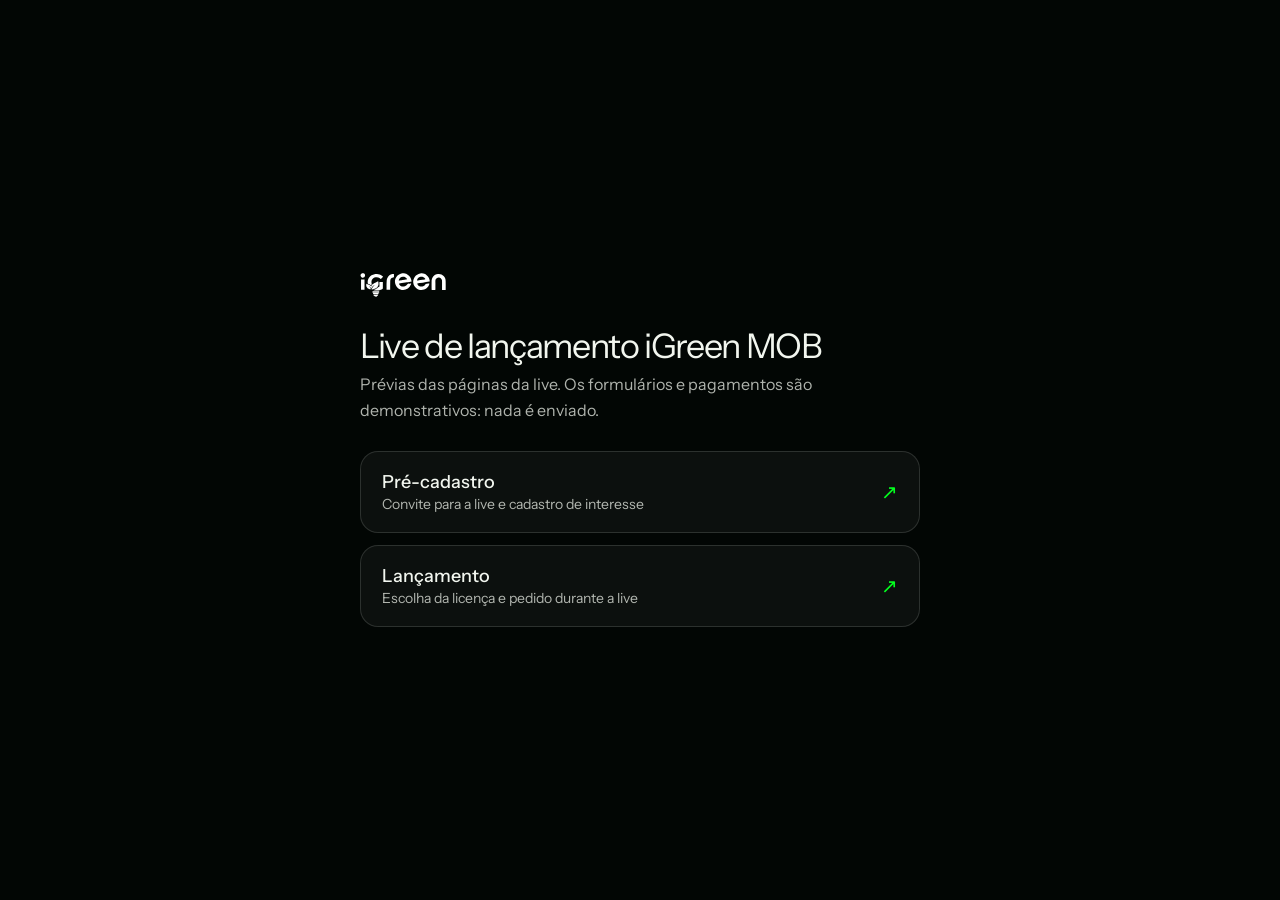
<file: index.html>
<!doctype html>
<html lang="pt-BR">
<head>
  <meta charset="utf-8">
  <meta name="viewport" content="width=device-width, initial-scale=1">
  <title>iGreen MOB · Live de lançamento</title>
  <meta name="robots" content="noindex">
  <link rel="icon" href="data:image/svg+xml,%3Csvg xmlns='http://www.w3.org/2000/svg' viewBox='0 0 32 32'%3E%3Crect width='32' height='32' rx='8' fill='%23020604'/%3E%3Cpath d='M18 3 7 18h8l-2 11 12-17h-9z' fill='%2303ff1f'/%3E%3C/svg%3E">
  <link rel="stylesheet" href="css/fonts.css">
  <style>
    :root { color-scheme: dark; --neon: #03ff1f; --ink: #f2f6ef; --ink-2: rgba(242, 246, 239, 0.72); --line: rgba(242, 246, 239, 0.14); }
    * { box-sizing: border-box; }
    body { margin: 0; min-height: 100svh; display: grid; place-items: center; padding: 32px 20px; background: #020604; color: var(--ink); font-family: "Instrument Sans", Arial, sans-serif; }
    main { width: min(560px, 100%); }
    img { height: 24px; width: auto; }
    h1 { margin: 28px 0 8px; font-size: 34px; font-weight: 400; letter-spacing: -0.04em; line-height: 1.05; }
    p { margin: 0 0 28px; color: var(--ink-2); line-height: 1.6; }
    a.card { display: flex; align-items: center; justify-content: space-between; gap: 16px; margin-top: 12px; padding: 20px 22px; border-radius: 18px; color: inherit; text-decoration: none; background: rgba(242, 246, 239, 0.04); box-shadow: inset 0 0 0 1px var(--line); transition: box-shadow 0.3s; }
    a.card:hover { box-shadow: inset 0 0 0 1px rgba(3, 255, 31, 0.6); }
    a.card b { display: block; font-size: 18px; font-weight: 500; }
    a.card small { color: var(--ink-2); font-size: 14px; }
    a.card span:last-child { color: var(--neon); font-size: 20px; }
  </style>
</head>
<body>
  <main>
    <img src="img/logo-igreen.svg" alt="iGreen" width="101" height="28">
    <h1>Live de lançamento iGreen MOB</h1>
    <p>Prévias das páginas da live. Os formulários e pagamentos são demonstrativos: nada é enviado.</p>
    <a class="card" href="pre-cadastro.html"><span><b>Pré-cadastro</b><small>Convite para a live e cadastro de interesse</small></span><span>↗</span></a>
    <a class="card" href="lancamento.html"><span><b>Lançamento</b><small>Escolha da licença e pedido durante a live</small></span><span>↗</span></a>
  </main>
</body>
</html>
</file>
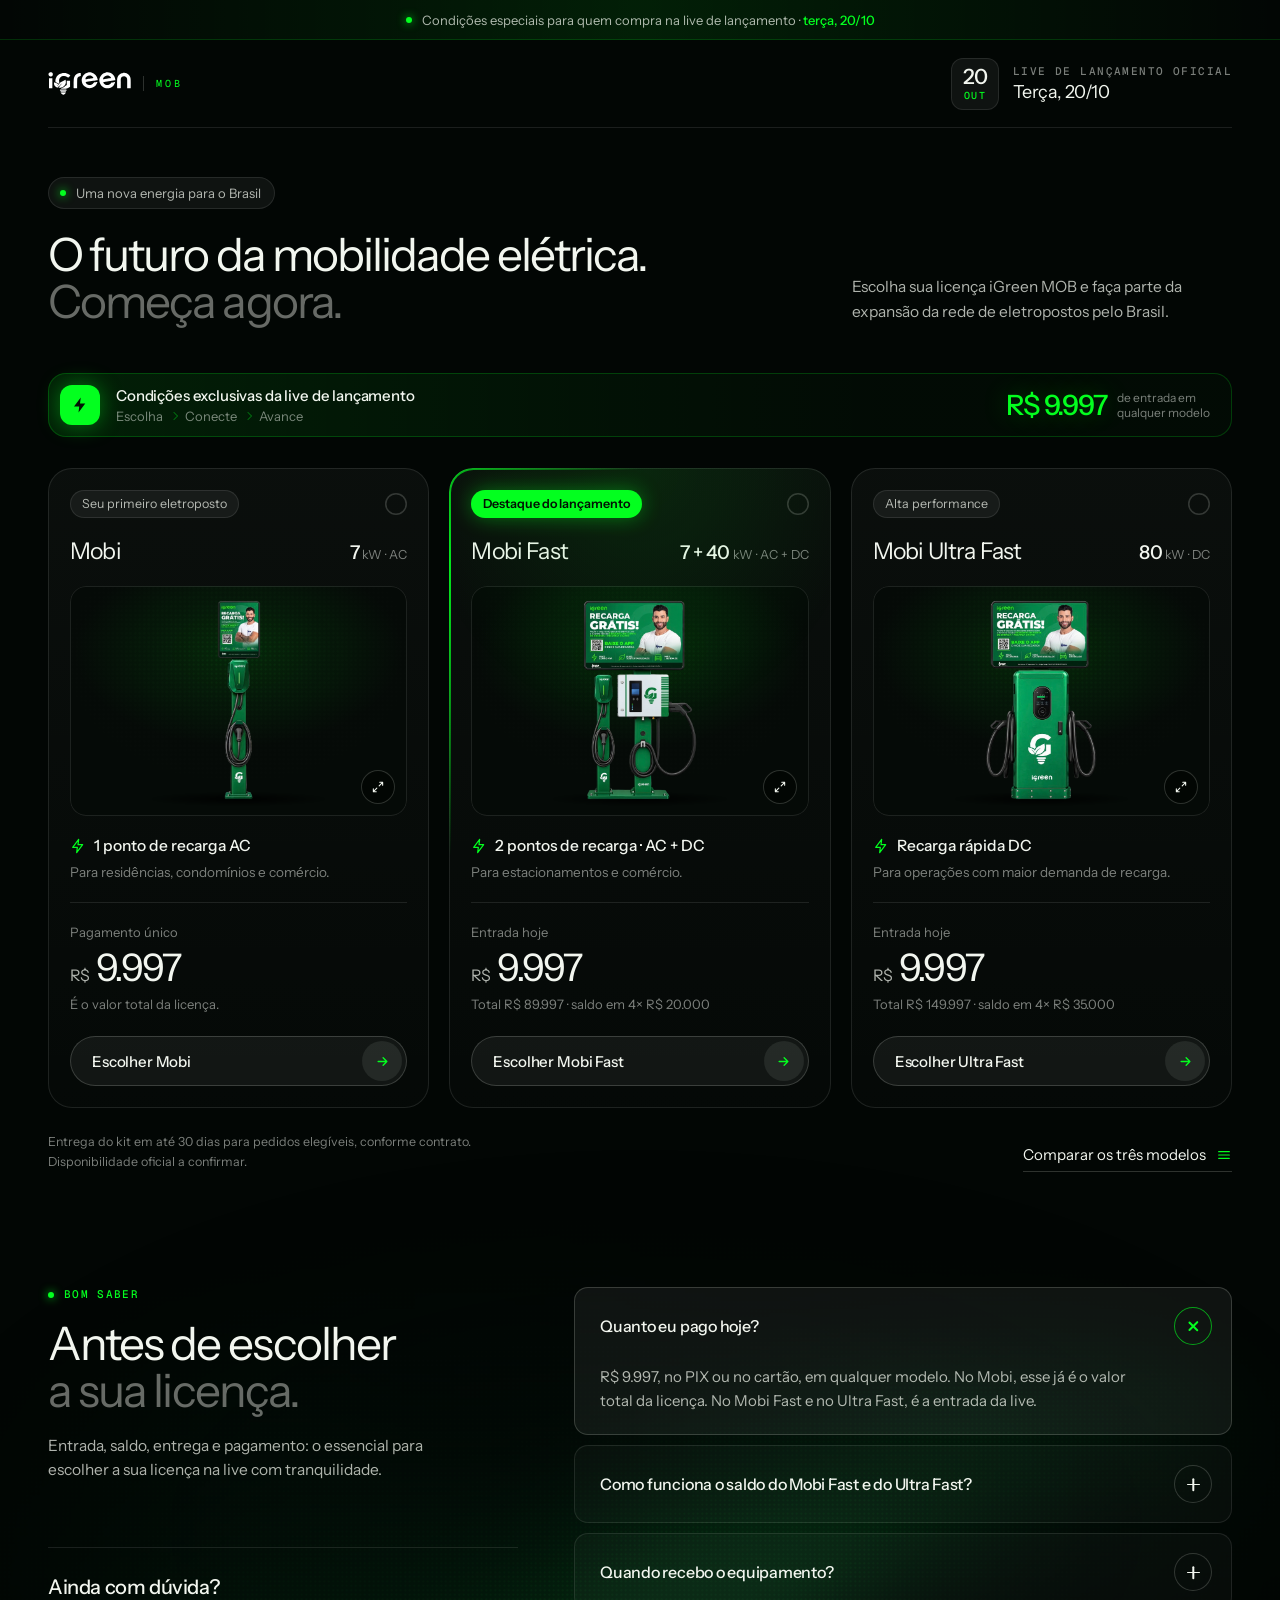
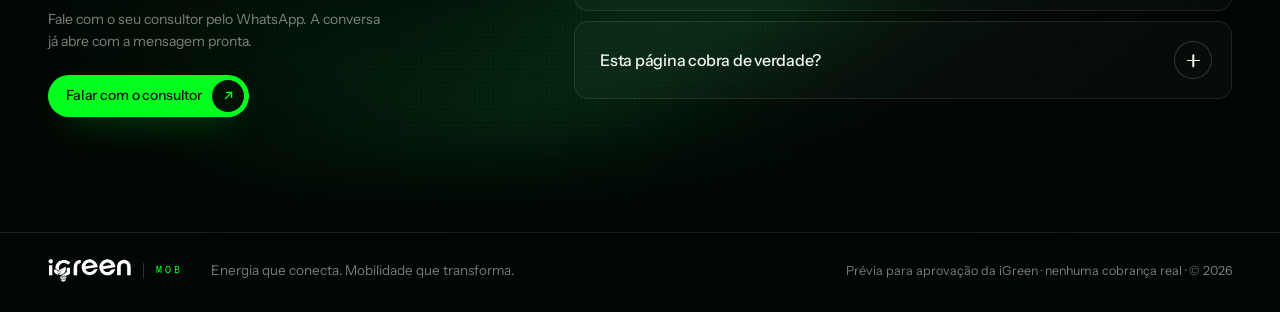
<file: lancamento.html>
<!doctype html>
<html lang="pt-BR">
<head>
  <meta charset="utf-8">
  <meta name="viewport" content="width=device-width, initial-scale=1, viewport-fit=cover">
  <title>iGreen MOB · Escolha sua licença</title>
  <meta name="description" content="Live de lançamento iGreen MOB: escolha sua licença (Mobi, Mobi Fast ou Mobi Ultra Fast), com entrada de R$ 9.997 na live.">
  <meta name="theme-color" content="#020604">
  <meta name="robots" content="noindex">
  <link rel="icon" href="data:image/svg+xml,%3Csvg xmlns='http://www.w3.org/2000/svg' viewBox='0 0 32 32'%3E%3Crect width='32' height='32' rx='8' fill='%23020604'/%3E%3Cpath d='M18 3 7 18h8l-2 11 12-17h-9z' fill='%2303ff1f'/%3E%3C/svg%3E">
  <link rel="stylesheet" href="css/fonts.css">
  <link rel="stylesheet" href="css/lancamento.css">
  <script>document.documentElement.classList.add("js")</script>
</head>
<body>
  <a class="skip" href="#modelos">Pular para os modelos</a>

  <!-- aviso da live -->
  <p class="flag"><i aria-hidden="true"></i><span><span class="t-xl">Condições especiais para quem compra na live de lançamento · </span><span class="t-xs">Condições especiais da live · </span><b>terça, 20/10</b></span></p>

  <header class="hdr">
    <div class="wrap hdr__in">
      <a class="brand" href="#topo" aria-label="iGreen MOB, voltar ao início"><img src="img/logo-igreen.svg" alt="iGreen" width="101" height="28"><i aria-hidden="true"></i><span>MOB</span></a>
      <!-- a mesma folhinha do contador -->
      <p class="when"><span class="when__cal" aria-hidden="true"><b>20</b><small>Out</small></span><span class="when__t"><span class="when__k"><span class="t-xl">Live de lançamento oficial</span><span class="t-xs">Live oficial</span></span><strong>Terça, 20/10</strong></span></p>
    </div>
  </header>

  <main id="topo">
    <!-- ================= MODELOS ================= -->
    <section class="sec wrap" id="modelos" aria-labelledby="models-t">
      <header class="shead shead--hero">
        <div>
          <p class="tag" data-reveal data-delay="0"><i></i>Uma nova energia para o Brasil</p>
          <h1 class="h2" id="models-t" data-split>O futuro da mobilidade elétrica. <span class="dim">Começa agora.</span></h1>
        </div>
        <p class="shead__p" data-reveal data-delay="0.55">Escolha sua licença iGreen MOB e faça parte da expansão da rede de eletropostos pelo Brasil.</p>
      </header>

      <!-- condições da live -->
      <div class="cond" data-reveal data-delay="0.7">
        <span class="cond__ic" aria-hidden="true"><svg viewBox="0 0 24 24"><path d="M13 2 4 14h7l-1 8 9-12h-7z"/></svg></span>
        <strong class="cond__t"><span class="t-xl">Condições exclusivas da live de lançamento</span><span class="t-xs">Condições exclusivas da live</span></strong>
        <p class="cond__go" aria-label="Escolha, conecte, avance."><span>Escolha</span><i aria-hidden="true"></i><span>Conecte</span><i aria-hidden="true"></i><span>Avance</span></p>
        <p class="cond__v"><b>R$ 9.997</b><span>de entrada em <br>qualquer modelo</span></p>
      </div>

      <div class="pager" aria-label="Ver os modelos">
        <div class="pager__in">
          <button type="button" data-pg="-1" aria-label="Modelo anterior"><svg viewBox="0 0 24 24" aria-hidden="true"><path d="m15 6-6 6 6 6"/></svg></button>
          <p class="pager__name" aria-live="polite"><b data-pg-name>Mobi Fast</b><span class="sr-only" data-pg-count>, 2 de 3</span></p>
          <button type="button" data-pg="1" aria-label="Próximo modelo"><svg viewBox="0 0 24 24" aria-hidden="true"><path d="m9 6 6 6-6 6"/></svg></button>
        </div>
      </div>

      <!-- cada cartão é uma opção: tocar escolhe; o botão escolhe e leva ao pedido. No celular, o cartão na tela é o escolhido -->
      <div class="track" role="radiogroup" aria-label="Modelo da licença" data-track>
        <div class="card" data-reveal data-delay="0.85" role="radio" aria-checked="false" tabindex="0" data-model="mobi" aria-labelledby="m-mobi">
          <div class="card__top"><span class="badge">Seu primeiro eletroposto</span><i class="radio" aria-hidden="true"></i></div>
          <div class="card__name"><h2 id="m-mobi">Mobi</h2><p class="kw"><b>7</b>kW · AC</p></div>
          <button class="stage" type="button" data-zoom="mobi" aria-label="Ampliar o equipamento Mobi">
            <img src="img/lancamento/equip-mobi.webp" alt="Carregador iGreen Mobi" width="245" height="1110" decoding="async">
            <span class="stage__zoom" aria-hidden="true"><svg viewBox="0 0 24 24"><path d="M15 4h5v5M9 20H4v-5M20 4l-6 6M4 20l6-6"/></svg></span>
          </button>
          <p class="feat"><svg viewBox="0 0 24 24" aria-hidden="true"><path d="M13 2 4 14h7l-1 8 9-12h-7z"/></svg>1 ponto de recarga AC</p>
          <p class="aud">Para residências, condomínios e comércio.</p>
          <div class="price"><span class="price__k">Pagamento único</span><p class="price__v"><small>R$</small>9.997</p><p class="price__n">É o valor total da licença.</p></div>
          <button class="btn btn--ghost card__cta" type="button" data-cta="mobi"><span data-cta-l>Escolher Mobi</span><span class="btn__chip" aria-hidden="true"><svg viewBox="0 0 24 24"><path d="M5 12h14M13 6l6 6-6 6"/></svg></span></button>
        </div>

        <div class="card card--hot" data-reveal data-delay="0.97" role="radio" aria-checked="false" tabindex="-1" data-model="fast" aria-labelledby="m-fast">
          <div class="card__top"><span class="badge badge--hot">Destaque do lançamento</span><i class="radio" aria-hidden="true"></i></div>
          <div class="card__name"><h2 id="m-fast">Mobi Fast</h2><p class="kw"><b>7 + 40</b>kW · AC + DC</p></div>
          <button class="stage" type="button" data-zoom="fast" aria-label="Ampliar o equipamento Mobi Fast">
            <img src="img/lancamento/equip-mobi-fast.webp" alt="Carregador iGreen Mobi Fast" width="713" height="1252" decoding="async">
            <span class="stage__zoom" aria-hidden="true"><svg viewBox="0 0 24 24"><path d="M15 4h5v5M9 20H4v-5M20 4l-6 6M4 20l6-6"/></svg></span>
          </button>
          <p class="feat"><svg viewBox="0 0 24 24" aria-hidden="true"><path d="M13 2 4 14h7l-1 8 9-12h-7z"/></svg>2 pontos de recarga · AC + DC</p>
          <p class="aud">Para estacionamentos e comércio.</p>
          <div class="price"><span class="price__k">Entrada hoje</span><p class="price__v"><small>R$</small>9.997</p><p class="price__n">Total R$ 89.997 · saldo em 4× R$ 20.000</p></div>
          <button class="btn btn--ghost card__cta" type="button" data-cta="fast"><span data-cta-l>Escolher Mobi Fast</span><span class="btn__chip" aria-hidden="true"><svg viewBox="0 0 24 24"><path d="M5 12h14M13 6l6 6-6 6"/></svg></span></button>
        </div>

        <div class="card" data-reveal data-delay="1.09" role="radio" aria-checked="false" tabindex="-1" data-model="ultra" aria-labelledby="m-ultra">
          <div class="card__top"><span class="badge">Alta performance</span><i class="radio" aria-hidden="true"></i></div>
          <div class="card__name"><h2 id="m-ultra">Mobi Ultra Fast</h2><p class="kw"><b>80</b>kW · DC</p></div>
          <button class="stage" type="button" data-zoom="ultra" aria-label="Ampliar o equipamento Mobi Ultra Fast">
            <img src="img/lancamento/equip-mobi-ultra-fast.webp" alt="Carregador iGreen Mobi Ultra Fast" width="724" height="1294" decoding="async">
            <span class="stage__zoom" aria-hidden="true"><svg viewBox="0 0 24 24"><path d="M15 4h5v5M9 20H4v-5M20 4l-6 6M4 20l6-6"/></svg></span>
          </button>
          <p class="feat"><svg viewBox="0 0 24 24" aria-hidden="true"><path d="M13 2 4 14h7l-1 8 9-12h-7z"/></svg>Recarga rápida DC</p>
          <p class="aud">Para operações com maior demanda de recarga.</p>
          <div class="price"><span class="price__k">Entrada hoje</span><p class="price__v"><small>R$</small>9.997</p><p class="price__n">Total R$ 149.997 · saldo em 4× R$ 35.000</p></div>
          <button class="btn btn--ghost card__cta" type="button" data-cta="ultra"><span data-cta-l>Escolher Ultra Fast</span><span class="btn__chip" aria-hidden="true"><svg viewBox="0 0 24 24"><path d="M5 12h14M13 6l6 6-6 6"/></svg></span></button>
        </div>
      </div>
      <div class="dots" aria-hidden="true"><i></i><i class="is-on"></i><i></i></div>
      <div class="under" data-reveal data-delay="1.25">
        <p class="fine">Entrega do kit em até 30 dias para pedidos elegíveis, conforme contrato.<br>Disponibilidade oficial a confirmar.</p>
        <button class="link" type="button" data-open="cmp">Comparar os três modelos<svg viewBox="0 0 24 24" aria-hidden="true"><path d="M4 7h16M4 12h16M4 17h16"/></svg></button>
      </div>
    </section>

    <!-- ================= PEDIDO: dados → revisão → pagamento; o resumo e o plano ficam à direita ================= -->
    <section class="sec wrap" id="pedido" aria-labelledby="order-t" hidden>
      <header class="shead" data-reveal>
        <div>
          <p class="eyebrow"><i></i>Seu pedido</p>
          <h2 class="h2" id="order-t">Seus dados agora. <span class="dim">O pagamento no fim.</span></h2>
        </div>
        <p class="shead__p">Três passos curtos: seus dados, a revisão e o pagamento da entrada, no PIX ou no cartão.</p>
      </header>

      <div class="order" data-reveal>
        <!-- resumo (à direita no computador; em cima no celular) -->
        <aside class="sum" aria-label="Resumo do pedido">
          <div class="sum__model">
            <span class="sum__img"><img data-sum-img src="img/lancamento/equip-mobi-fast.webp" alt="" width="713" height="1252"></span>
            <div class="sum__id">
              <p class="sum__k">Sua escolha</p>
              <p class="sum__name" data-sum-name>Mobi Fast</p>
              <p class="sum__pw" data-sum-pw>7 + 40 kW · AC + DC</p>
            </div>
            <a class="sum__swap" href="#modelos">Trocar</a>
          </div>
          <div class="sum__today">
            <div>
              <p class="sum__k"><span data-sum-today-k>Entrada hoje</span> · no PIX ou no cartão</p>
              <p class="sum__v" data-sum-today>R$ 9.997</p>
            </div>
            <span class="sum__ill" aria-hidden="true">
              <i><svg viewBox="0 0 24 24"><path d="m12 3 4.2 4.2-4.2 4.2-4.2-4.2zM12 12.6l4.2 4.2L12 21l-4.2-4.2zM3 12l4.2-4.2 4.2 4.2-4.2 4.2zM12.6 12l4.2-4.2L21 12l-4.2 4.2z"/></svg></i>
              <i><svg viewBox="0 0 24 24"><rect x="3" y="5.5" width="18" height="13" rx="2.5"/><path d="M3 10h18M7 15h4"/></svg></i>
            </span>
          </div>
          <dl class="sum__rows">
            <div><dt>Total da licença</dt><dd data-sum-total>R$ 89.997</dd></div>
            <div data-sum-rest-row><dt>Saldo por etapa</dt><dd data-sum-rest>4× R$ 20.000</dd></div>
          </dl>
          <details class="plan" data-plan-box>
            <summary>Como você paga</summary>
            <p class="plan__p" data-plan-p></p>
            <ol class="plan__list" data-plan></ol>
          </details>
        </aside>

        <!-- passos -->
        <div class="wiz" data-wiz>
          <div class="wiz__head" data-wiz-head>
            <ol class="steps" aria-label="Etapas do pedido">
              <li><button type="button" data-goto="1" aria-current="step"><span class="steps__n"><b>1</b><svg viewBox="0 0 24 24" aria-hidden="true"><path d="m5 12.5 4.5 4.5L19 7.5"/></svg></span><span class="steps__t">Seus dados</span></button></li>
              <li class="steps__ln" aria-hidden="true"><i></i></li>
              <li><button type="button" data-goto="2" disabled><span class="steps__n"><b>2</b><svg viewBox="0 0 24 24" aria-hidden="true"><path d="m5 12.5 4.5 4.5L19 7.5"/></svg></span><span class="steps__t">Revisão</span></button></li>
              <li class="steps__ln" aria-hidden="true"><i></i></li>
              <li><button type="button" data-goto="3" disabled><span class="steps__n"><b>3</b><svg viewBox="0 0 24 24" aria-hidden="true"><path d="m5 12.5 4.5 4.5L19 7.5"/></svg></span><span class="steps__t">Pagamento</span></button></li>
            </ol>
            <p class="wiz__count" data-count>Etapa 1 de 3</p>
          </div>
          <p class="sr-only" aria-live="polite" data-live></p>

          <!-- 1 · seus dados (o CPF/CNPJ primeiro: na versão oficial ele pode completar o resto) -->
          <form class="step" data-step="1" tabindex="-1" novalidate>
            <h3 class="step__t">Quem é o titular da licença?</h3>
            <p class="step__p">Só a identificação agora. Os detalhes da instalação vêm depois.</p>
            <div class="fields">
              <label class="fld fld--full"><span>CPF ou CNPJ</span><input name="doc" inputmode="numeric" autocomplete="off" placeholder="Só números" required><em data-err></em></label>
              <label class="fld fld--full"><span>Nome completo ou razão social</span><input name="nome" autocomplete="name" placeholder="Como devemos chamar você?" required><em data-err></em></label>
              <label class="fld"><span>WhatsApp com DDD</span><input name="whats" type="tel" inputmode="tel" autocomplete="tel-national" placeholder="(11) 99999-9999" required><em data-err></em></label>
              <label class="fld"><span>E-mail</span><input name="email" type="email" inputmode="email" autocomplete="email" placeholder="voce@exemplo.com" required><em data-err></em></label>
            </div>
            <div class="step__act"><a class="back" href="#modelos"><span class="t-xl">Trocar modelo</span><span class="t-xs">Trocar</span></a><button class="btn btn--neon" type="submit"><span><span class="t-xl">Revisar o pedido</span><span class="t-xs">Revisar</span></span><span class="btn__chip" aria-hidden="true"><svg viewBox="0 0 24 24"><path d="M5 12h14M13 6l6 6-6 6"/></svg></span></button></div>
          </form>

          <!-- 2 · revisão e aceite -->
          <div class="step" data-step="2" tabindex="-1" hidden>
            <h3 class="step__t">Revise o pedido</h3>
            <p class="step__p">Confira antes de pagar. Dá para mudar qualquer coisa.</p>
            <div class="review" data-review></div>
            <div class="terms">
              <p class="terms__t"><strong>Condições claras, antes de pagar.</strong> <button class="lnk" type="button" data-open="doc">Ver contrato</button> · <button class="lnk" type="button" data-open="doc">Termos e condições</button></p>
              <label class="check"><input type="checkbox" data-accept><span>Conferi o modelo e os valores e aceito testar este fluxo demonstrativo. Os documentos oficiais ainda não estão disponíveis; este aceite não contrata uma licença.</span></label>
              <em class="check__err" data-accept-err></em>
            </div>
            <div class="step__act"><button class="back" type="button" data-prev>Voltar</button><button class="btn btn--neon" type="button" data-next><span>Ir para o pagamento</span><span class="btn__chip" aria-hidden="true"><svg viewBox="0 0 24 24"><path d="M5 12h14M13 6l6 6-6 6"/></svg></span></button></div>
          </div>

          <!-- 3 · forma de pagamento (o PIX em si aparece só depois de finalizar o pedido) -->
          <div class="step" data-step="3" tabindex="-1" hidden>
            <h3 class="step__t">Como você quer pagar a entrada?</h3>
            <p class="step__p">Prévia: nada é cobrado nem enviado. Não use dados reais de cartão.</p>
            <div class="pays" role="radiogroup" aria-label="Forma de pagamento">
              <label class="pay"><input type="radio" name="pay" value="pix" checked><span class="pay__ic" aria-hidden="true"><svg viewBox="0 0 24 24"><path d="m12 3 4.2 4.2-4.2 4.2-4.2-4.2zM12 12.6l4.2 4.2L12 21l-4.2-4.2zM3 12l4.2-4.2 4.2 4.2-4.2 4.2zM12.6 12l4.2-4.2L21 12l-4.2 4.2z"/></svg></span><span class="pay__t"><b>PIX</b><small>Aprovação na hora</small></span><i class="radio" aria-hidden="true"></i></label>
              <label class="pay"><input type="radio" name="pay" value="card"><span class="pay__ic" aria-hidden="true"><svg viewBox="0 0 24 24"><rect x="3" y="5.5" width="18" height="13" rx="2.5"/><path d="M3 10h18M7 15h4"/></svg></span><span class="pay__t"><b>Cartão de crédito</b><small>Na fatura do cartão</small></span><i class="radio" aria-hidden="true"></i></label>
            </div>

            <div class="paybox" data-paybox="pix">
              <div class="pixinfo">
                <div class="pixinfo__v"><span>Você paga</span><b data-pay>R$ 9.997</b><small>no PIX, à vista</small></div>
                <ul class="pixinfo__l">
                  <li><b>Cai na hora.</b> O pagamento é confirmado em segundos.</li>
                  <li><b>QR Code e copia e cola</b> aparecem assim que você finalizar o pedido.</li>
                  <li><b>Sem pressa:</b> o link de acompanhamento guarda o PIX e mostra o status.</li>
                </ul>
              </div>
              <div class="step__act"><button class="back" type="button" data-prev>Voltar</button><button class="btn btn--neon" type="button" data-pay-ok><span><span class="t-xl">Finalizar e gerar o PIX</span><span class="t-xs">Gerar o PIX</span></span><span class="btn__chip" aria-hidden="true"><svg viewBox="0 0 24 24"><path d="M5 12h14M13 6l6 6-6 6"/></svg></span></button></div>
            </div>

            <form class="paybox" data-paybox="card" novalidate hidden>
              <div class="fields">
                <label class="fld fld--full"><span>Número do cartão</span><input name="cc" inputmode="numeric" autocomplete="off" placeholder="0000 0000 0000 0000"><em data-err></em></label>
                <label class="fld fld--full"><span>Nome impresso no cartão</span><input name="ccnome" autocomplete="off" placeholder="Como está no cartão"><em data-err></em></label>
                <label class="fld"><span>Validade</span><input name="ccval" inputmode="numeric" autocomplete="off" placeholder="MM/AA"><em data-err></em></label>
                <label class="fld"><span>CVV</span><input name="cccvv" inputmode="numeric" autocomplete="off" placeholder="3 ou 4 números"><em data-err></em></label>
              </div>
              <div class="step__act"><button class="back" type="button" data-prev>Voltar</button><button class="btn btn--neon" type="submit"><span>Pagar <b data-pay>R$ 9.997</b></span><span class="btn__chip" aria-hidden="true"><svg viewBox="0 0 24 24"><path d="M5 12l5 5L20 7"/></svg></span></button></div>
            </form>
          </div>

          <!-- pedido feito: resumo curto (sem as etapas); no PIX, o QR para pagar; depois, acompanhar a implantação -->
          <div class="step done" data-step="4" tabindex="-1" hidden>
            <span class="done__ic" aria-hidden="true"><svg viewBox="0 0 24 24"><path d="M5 12l5 5L20 7"/></svg></span>
            <h3 class="done__t">Seu próximo movimento <span>começa aqui.</span></h3>
            <p class="done__p" data-done-p></p>

            <!-- PIX: os dados para pagar agora -->
            <div class="dpix" data-done-pix>
              <div class="dpix__qr" aria-hidden="true" data-qr></div>
              <div class="dpix__info">
                <p class="dpix__k">Pague a entrada no PIX</p>
                <p class="dpix__v" data-pay>R$ 9.997</p>
                <div class="pix__copy"><code class="pix__code" data-code></code><button class="pix__btn" type="button" data-copy><svg viewBox="0 0 24 24" aria-hidden="true"><rect x="8" y="8" width="12" height="12" rx="2.5"/><path d="M16 8V6a2 2 0 0 0-2-2H6a2 2 0 0 0-2 2v8a2 2 0 0 0 2 2h2"/></svg><span data-copy-l>Copiar</span></button></div>
                <p class="dpix__n">Exemplo da prévia: não pague. Na versão oficial, o pagamento cai na hora.</p>
              </div>
            </div>
            <!-- cartão: aprovado -->
            <p class="dcard" data-done-card hidden><i aria-hidden="true"></i>Cartão aprovado · simulação</p>

            <a class="btn btn--neon done__go" href="#" data-follow><span>Acompanhar a implantação</span><span class="btn__chip" aria-hidden="true"><svg viewBox="0 0 24 24"><path d="M7 17 17 7M9 7h8v8"/></svg></span></a>
            <p class="done__fine">Mesmo se você fechar esta página, o link de acompanhamento mostra o PIX e o status do pagamento.</p>
          </div>
        </div>
      </div>
    </section>

    <!-- ================= DÚVIDAS (como no index: título à esquerda, perguntas à direita) ================= -->
    <section class="sec wrap faqw" id="duvidas" aria-labelledby="faq-t">
      <div class="faqw__side" data-reveal>
        <p class="eyebrow"><i></i>Bom saber</p>
        <h2 class="h2" id="faq-t">Antes de escolher <span class="dim">a sua licença.</span></h2>
        <p class="faqw__lead">Entrada, saldo, entrega e pagamento: o essencial para escolher a sua licença na live com tranquilidade.</p>
        <div class="faqw__help">
          <p class="faqw__t">Ainda com dúvida?</p>
          <p class="faqw__p">Fale com o seu consultor pelo WhatsApp. A conversa já abre com a mensagem pronta.</p>
          <a class="btn btn--neon btn--sm" href="#" data-wa>Falar com o consultor<span class="btn__chip" aria-hidden="true"><svg viewBox="0 0 24 24"><path d="M7 17 17 7M9 7h8v8"/></svg></span></a>
        </div>
      </div>
      <div class="faqw__list" data-faq data-reveal>
        <div class="qa is-open"><h3><button class="qa__q" type="button" aria-expanded="true" aria-controls="qa-0" id="qa-h0"><span>Quanto eu pago hoje?</span><i aria-hidden="true"></i></button></h3><div class="qa__a" id="qa-0" role="region" aria-labelledby="qa-h0"><div><p>R$ 9.997, no PIX ou no cartão, em qualquer modelo. No Mobi, esse já é o valor total da licença. No Mobi Fast e no Ultra Fast, é a entrada da live.</p></div></div></div>
        <div class="qa"><h3><button class="qa__q" type="button" aria-expanded="false" aria-controls="qa-1" id="qa-h1"><span>Como funciona o saldo do Mobi Fast e do Ultra Fast?</span><i aria-hidden="true"></i></button></h3><div class="qa__a" id="qa-1" role="region" aria-labelledby="qa-h1"><div><p>Em 4 parcelas iguais (R$ 20.000 no Mobi Fast e R$ 35.000 no Ultra Fast), uma em cada etapa: após a validação técnica, na emissão da nota fiscal para envio, na entrega do equipamento e após a primeira recarga.</p></div></div></div>
        <div class="qa"><h3><button class="qa__q" type="button" aria-expanded="false" aria-controls="qa-2" id="qa-h2"><span>Quando recebo o equipamento?</span><i aria-hidden="true"></i></button></h3><div class="qa__a" id="qa-2" role="region" aria-labelledby="qa-h2"><div><p>O kit é entregue em até 30 dias para pedidos elegíveis, conforme o contrato.</p></div></div></div>
        <div class="qa"><h3><button class="qa__q" type="button" aria-expanded="false" aria-controls="qa-3" id="qa-h3"><span>Esta página cobra de verdade?</span><i aria-hidden="true"></i></button></h3><div class="qa__a" id="qa-3" role="region" aria-labelledby="qa-h3"><div><p>Não. É uma prévia: os dados são demonstrativos, nada é enviado e o pagamento é simulado.</p></div></div></div>
      </div>
    </section>
  </main>

  <footer class="foot">
    <div class="wrap foot__in">
      <a class="brand" href="#topo" aria-label="iGreen MOB"><img src="img/logo-igreen.svg" alt="iGreen" width="101" height="28"><i aria-hidden="true"></i><span>MOB</span></a>
      <p>Energia que conecta. Mobilidade que transforma.</p>
      <p class="foot__fine">Prévia para aprovação da iGreen · nenhuma cobrança real · © 2026</p>
    </div>
  </footer>

  <!-- barra do celular -->
  <div class="bar" data-bar hidden>
    <div class="bar__t"><span data-bar-name>Mobi Fast</span><strong>Entrada hoje <b data-bar-today>R$ 9.997</b></strong></div>
    <button class="btn btn--neon btn--sm" type="button" data-bar-go><span data-bar-l>Continuar</span><span class="btn__chip" aria-hidden="true"><svg viewBox="0 0 24 24"><path d="M5 12h14M13 6l6 6-6 6"/></svg></span></button>
  </div>

  <!-- ampliar o equipamento -->
  <dialog class="dlg dlg--zoom" data-dlg="zoom" aria-labelledby="zoom-t">
    <button class="dlg__x" type="button" data-close aria-label="Fechar"><svg viewBox="0 0 24 24"><path d="M6 6l12 12M18 6 6 18"/></svg></button>
    <div class="zoom">
      <div class="zoom__img"><img data-zoom-img src="img/lancamento/equip-mobi-fast.webp" alt="" width="713" height="1252" loading="lazy" decoding="async"></div>
      <div class="zoom__t">
        <h2 id="zoom-t" data-zoom-name>Mobi Fast</h2>
        <p class="kw" data-zoom-pw></p>
        <p class="zoom__feat" data-zoom-feat></p>
        <p class="zoom__aud" data-zoom-aud></p>
        <p class="zoom__price"><span data-zoom-k>Entrada hoje</span><b data-zoom-today></b><small data-zoom-total></small></p>
        <button class="btn btn--neon" type="button" data-zoom-choose><span data-zoom-l>Escolher este modelo</span><span class="btn__chip" aria-hidden="true"><svg viewBox="0 0 24 24"><path d="M5 12h14M13 6l6 6-6 6"/></svg></span></button>
      </div>
    </div>
  </dialog>

  <!-- comparar os três: colunas do mesmo tamanho, a escolhida em destaque; no celular, cada linha mostra os três lado a lado -->
  <dialog class="dlg dlg--cmp" data-dlg="cmp" aria-labelledby="cmp-t">
    <button class="dlg__x" type="button" data-close aria-label="Fechar"><svg viewBox="0 0 24 24"><path d="M6 6l12 12M18 6 6 18"/></svg></button>
    <h2 class="dlg__t" id="cmp-t">Compare os três modelos</h2>
    <p class="dlg__p">A entrada na live é a mesma: R$ 9.997. Muda a potência, o tipo de recarga e o saldo.</p>
    <div class="cmp" data-cmp>
      <div class="cmp__row cmp__row--head">
        <span class="cmp__k"></span>
        <div class="cmp__v" data-m="mobi"><span class="cmp__img"><img src="img/lancamento/equip-mobi.webp" alt="" width="245" height="1110" loading="lazy"></span><b>Mobi</b><small>7 kW · AC</small></div>
        <div class="cmp__v" data-m="fast"><span class="cmp__img"><img src="img/lancamento/equip-mobi-fast.webp" alt="" width="713" height="1252" loading="lazy"></span><b>Mobi Fast</b><small>7 + 40 kW · AC + DC</small><span class="cmp__hot">Destaque</span></div>
        <div class="cmp__v" data-m="ultra"><span class="cmp__img"><img src="img/lancamento/equip-mobi-ultra-fast.webp" alt="" width="724" height="1294" loading="lazy"></span><b>Ultra Fast</b><small>80 kW · DC</small></div>
      </div>
      <div class="cmp__row"><span class="cmp__k">Recarga</span><span class="cmp__v" data-m="mobi">1 ponto AC</span><span class="cmp__v" data-m="fast">2 pontos · AC + DC</span><span class="cmp__v" data-m="ultra">Rápida DC</span></div>
      <div class="cmp__row"><span class="cmp__k">Indicado para</span><span class="cmp__v" data-m="mobi">Residências, condomínios e comércio</span><span class="cmp__v" data-m="fast">Estaciona&shy;mentos e comércio</span><span class="cmp__v" data-m="ultra">Operações com maior demanda</span></div>
      <div class="cmp__row cmp__row--hl"><span class="cmp__k">Hoje na live</span><span class="cmp__v" data-m="mobi">R$ 9.997</span><span class="cmp__v" data-m="fast">R$ 9.997</span><span class="cmp__v" data-m="ultra">R$ 9.997</span></div>
      <div class="cmp__row"><span class="cmp__k">Total da licença</span><span class="cmp__v" data-m="mobi">R$ 9.997</span><span class="cmp__v" data-m="fast">R$ 89.997</span><span class="cmp__v" data-m="ultra">R$ 149.997</span></div>
      <div class="cmp__row"><span class="cmp__k">Saldo</span><span class="cmp__v" data-m="mobi">Não tem</span><span class="cmp__v" data-m="fast">4× R$ 20.000</span><span class="cmp__v" data-m="ultra">4× R$ 35.000</span></div>
      <div class="cmp__row cmp__row--act"><span class="cmp__k"></span><span class="cmp__v" data-m="mobi"><button class="cmp__btn" type="button" data-choose="mobi">Escolher</button></span><span class="cmp__v" data-m="fast"><button class="cmp__btn" type="button" data-choose="fast">Escolher</button></span><span class="cmp__v" data-m="ultra"><button class="cmp__btn" type="button" data-choose="ultra">Escolher</button></span></div>
    </div>
  </dialog>

  <!-- acompanhar a implantação (o link oficial ainda vai ser definido) -->
  <dialog class="dlg dlg--doc" data-dlg="follow" aria-labelledby="follow-t">
    <button class="dlg__x" type="button" data-close aria-label="Fechar"><svg viewBox="0 0 24 24"><path d="M6 6l12 12M18 6 6 18"/></svg></button>
    <h2 class="dlg__t" id="follow-t">Acompanhar a implantação</h2>
    <p>Na versão oficial, este botão abre a página do seu pedido: o PIX para pagar (se ainda não pagou), o status do pagamento e cada etapa da implantação do seu eletroposto.</p>
    <button class="btn btn--ghost btn--sm" type="button" data-close>Entendi</button>
  </dialog>

  <!-- contrato e termos (ainda não publicados) -->
  <dialog class="dlg dlg--doc" data-dlg="doc" aria-labelledby="doc-t">
    <button class="dlg__x" type="button" data-close aria-label="Fechar"><svg viewBox="0 0 24 24"><path d="M6 6l12 12M18 6 6 18"/></svg></button>
    <h2 class="dlg__t" id="doc-t">Documentos oficiais</h2>
    <p>O contrato e os termos e condições da licença iGreen MOB serão publicados no lançamento oficial. Nesta prévia, o aceite serve só para testar o fluxo e não contrata uma licença.</p>
    <button class="btn btn--ghost btn--sm" type="button" data-close>Entendi</button>
  </dialog>

  <script src="js/config.js"></script>
  <script src="js/lancamento.js" defer></script>
</body>
</html>
</file>
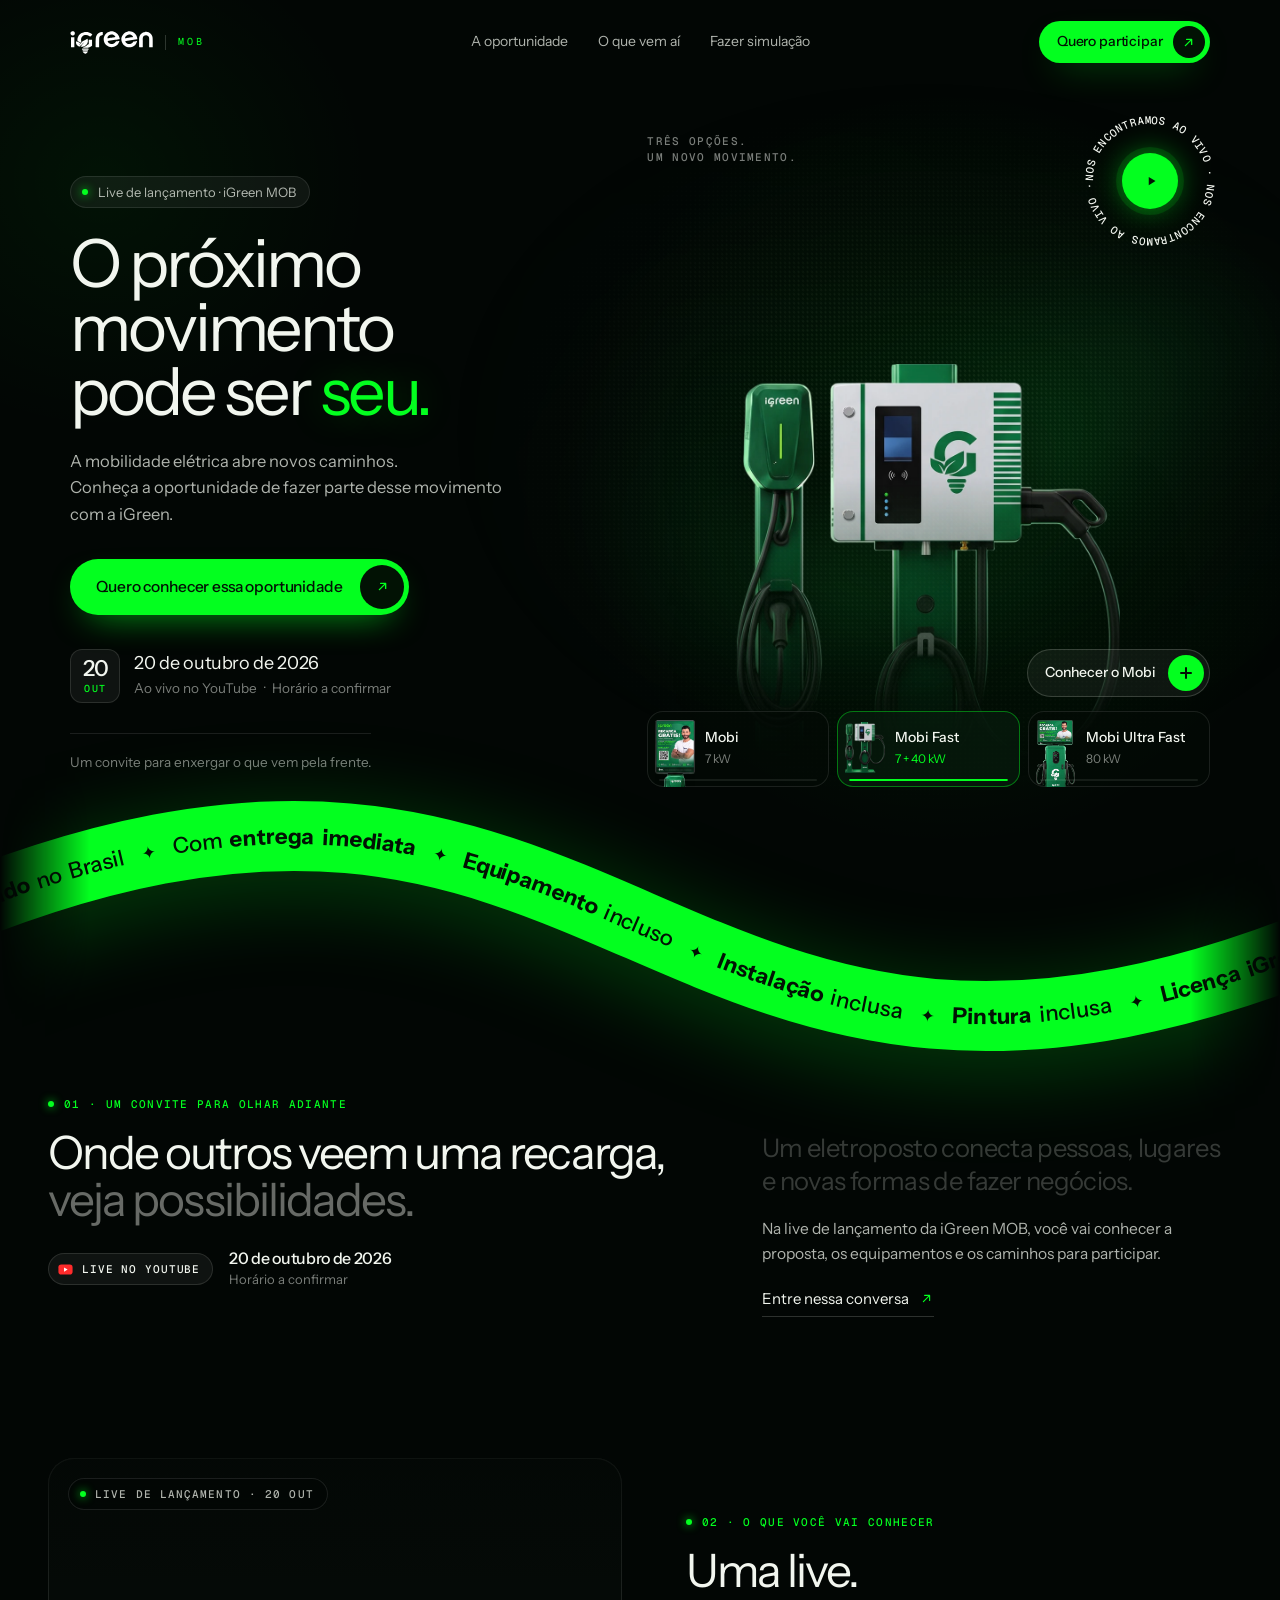
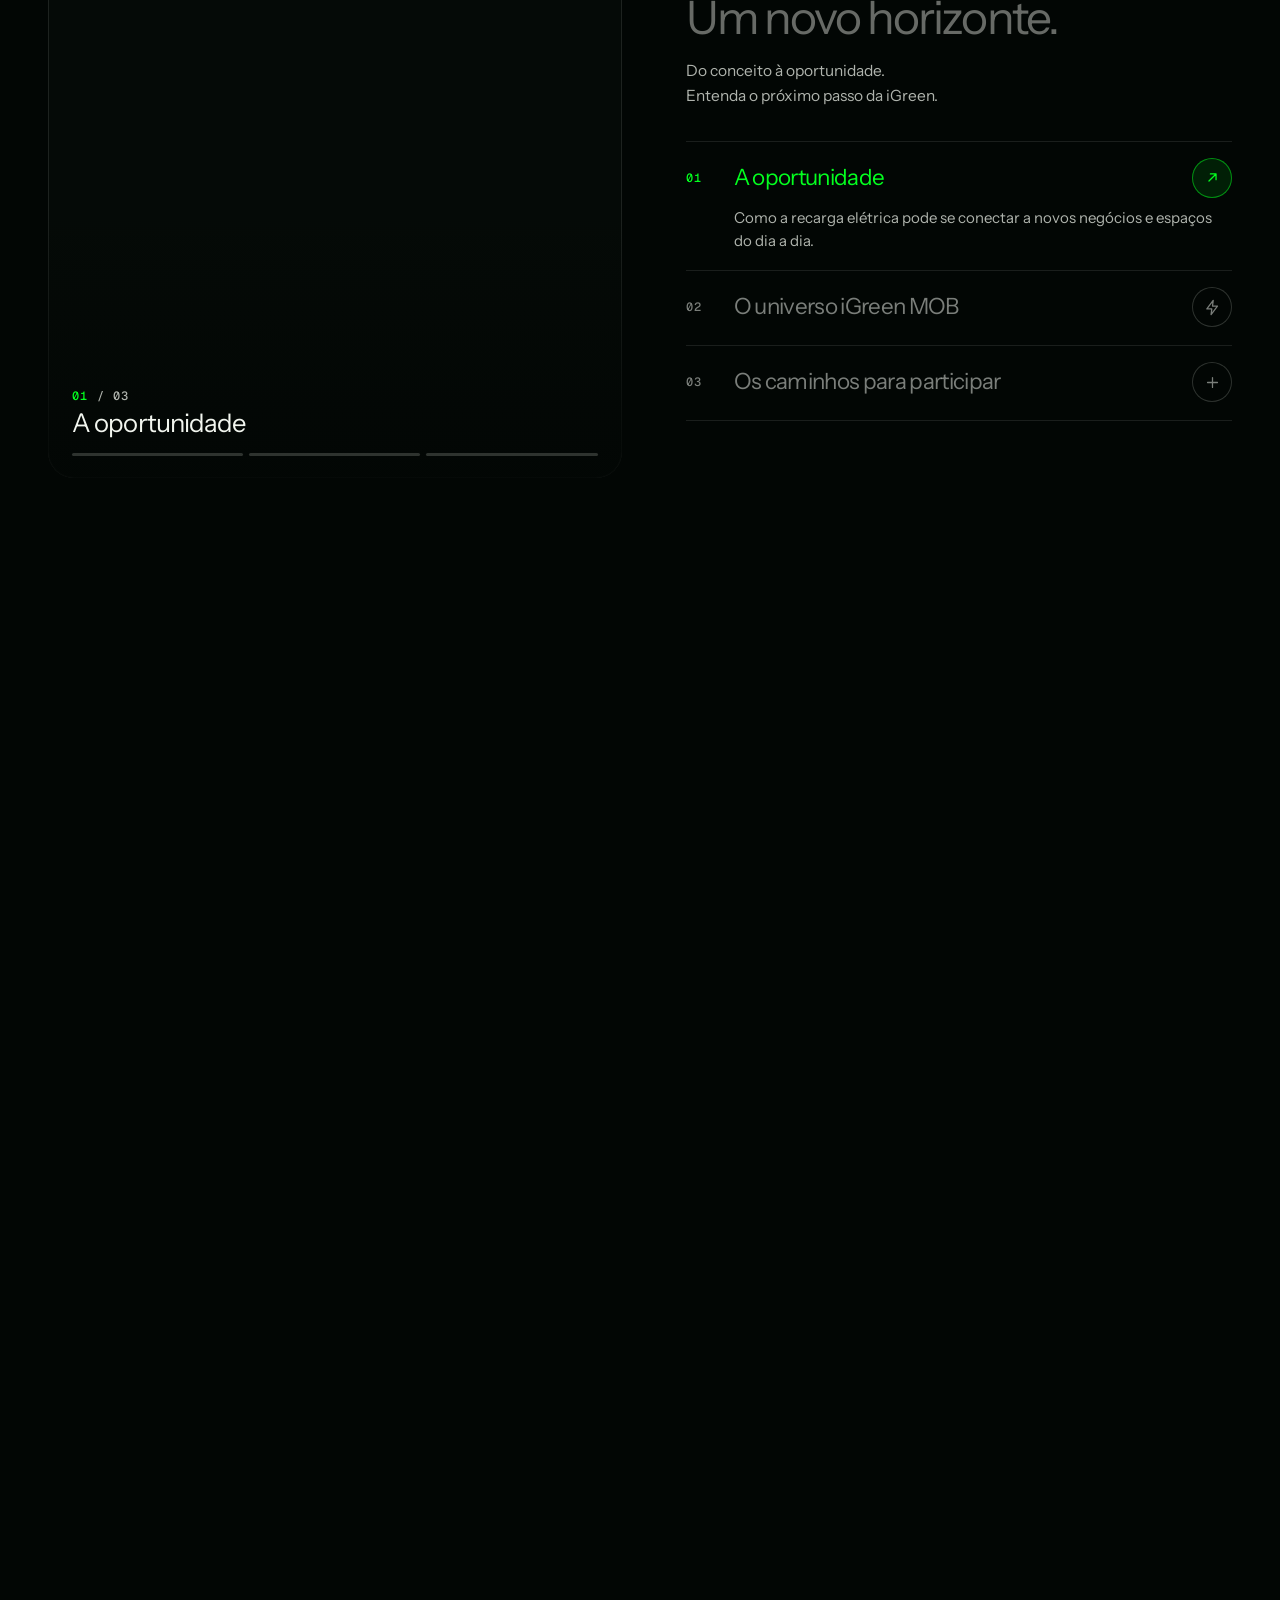
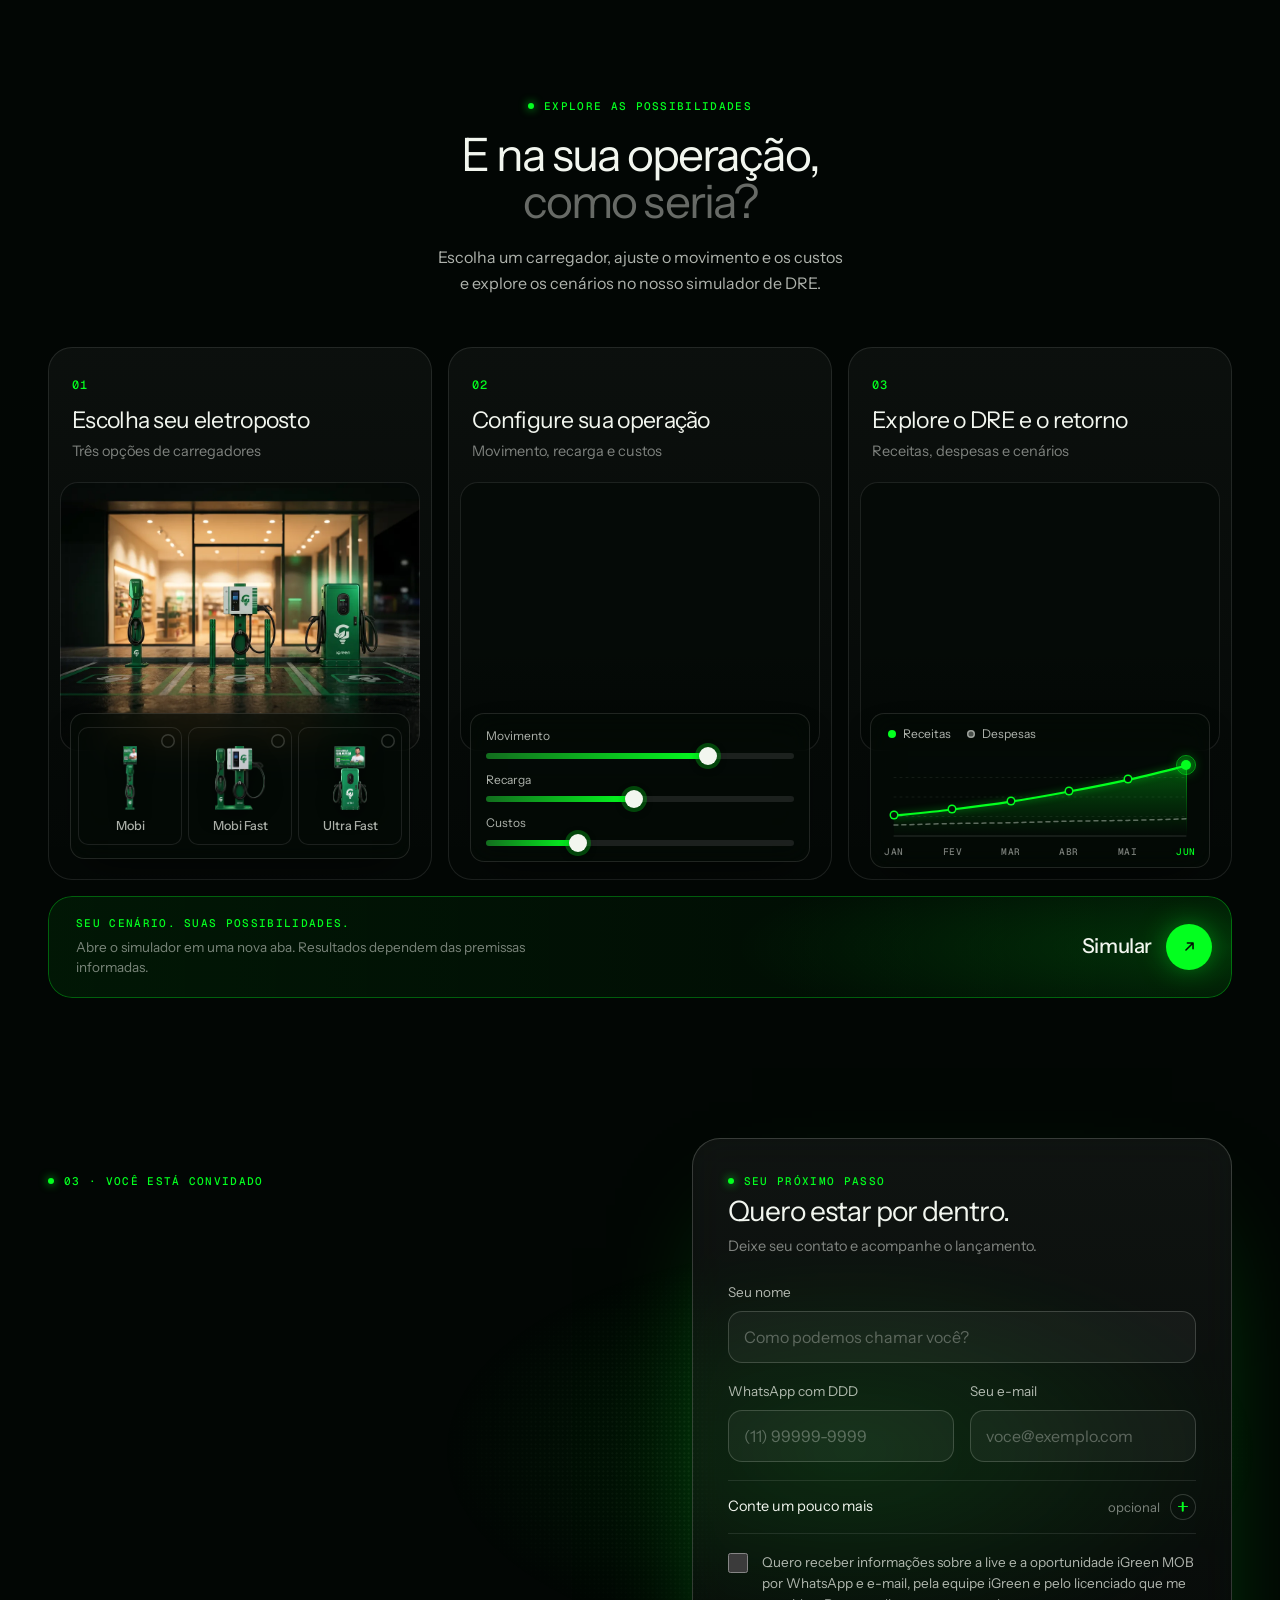
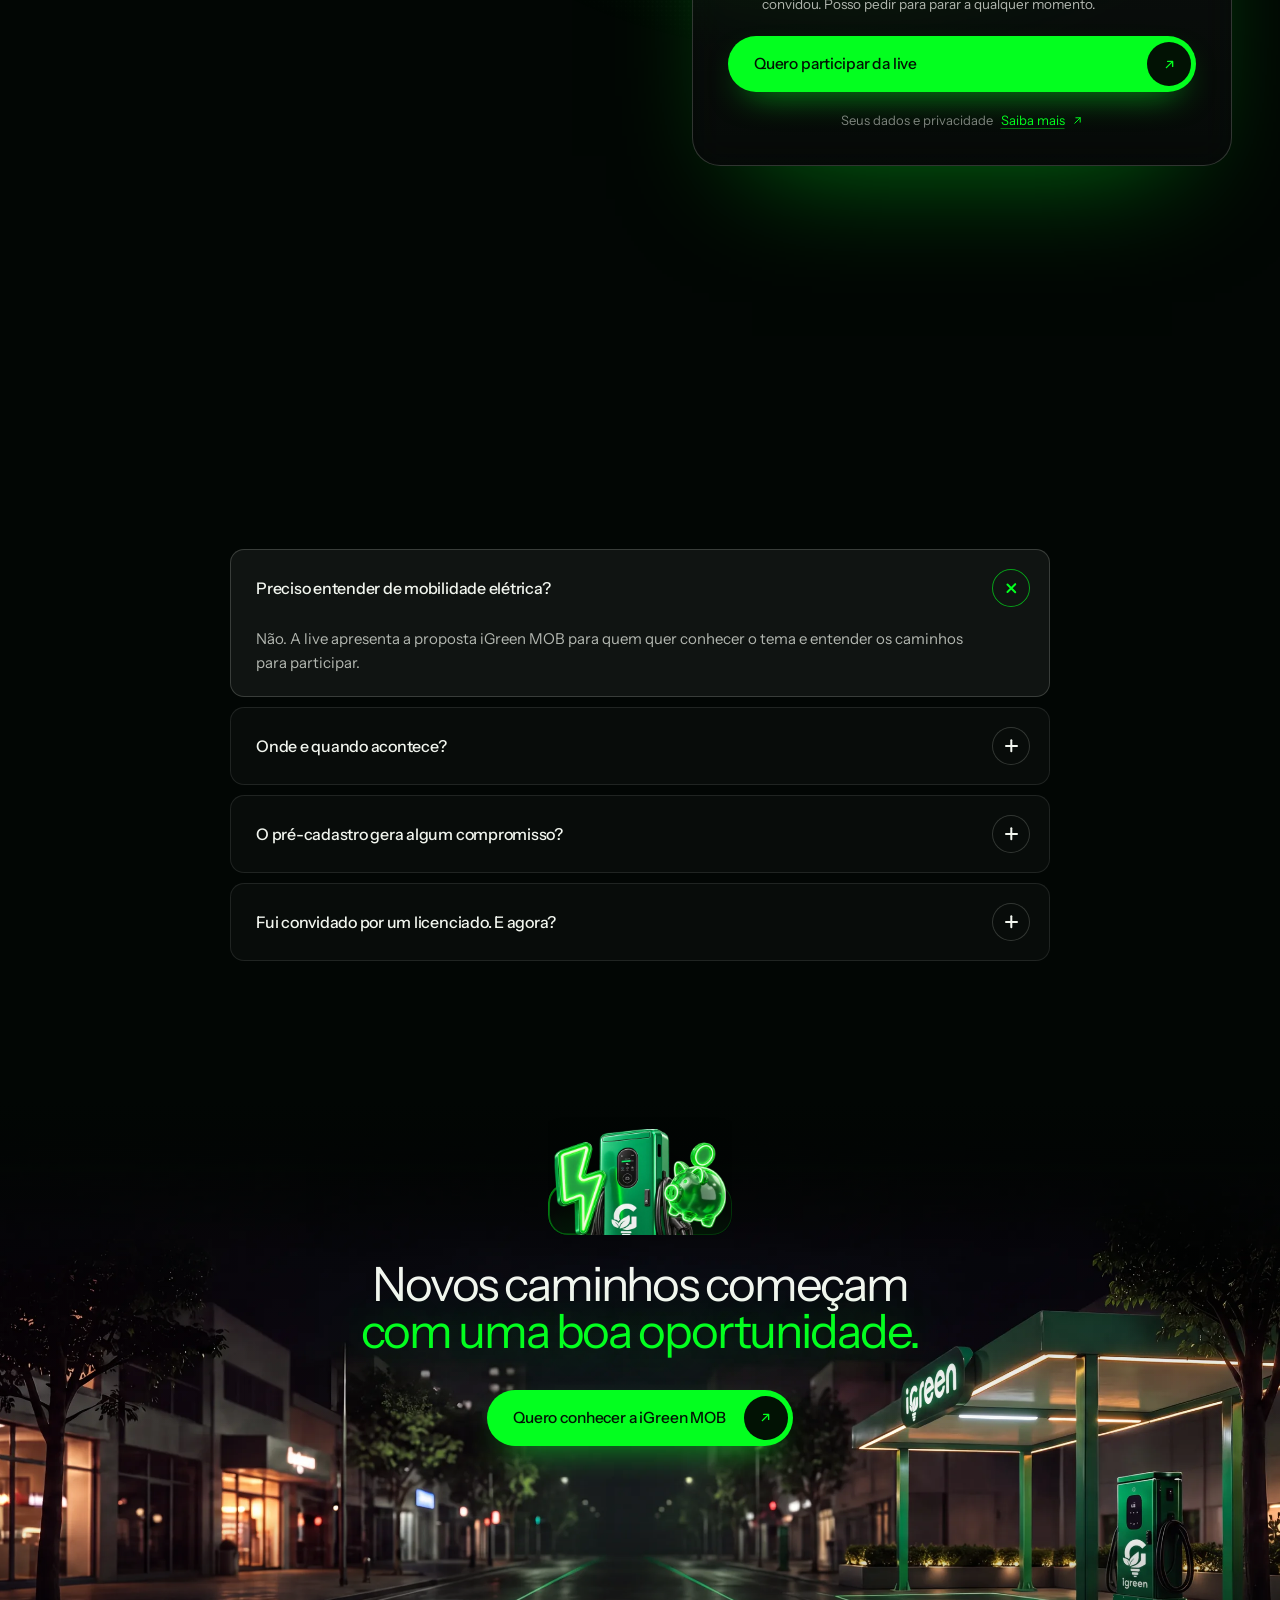
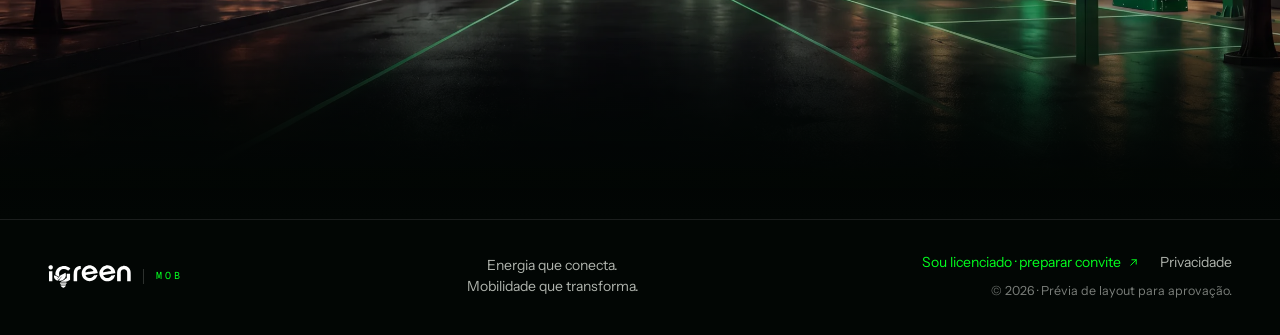
<file: pre-cadastro.html>
<!doctype html>
<html lang="pt-BR">
<head>
  <meta charset="utf-8">
  <meta name="viewport" content="width=device-width, initial-scale=1, viewport-fit=cover">
  <title>iGreen MOB · Seu próximo movimento começa aqui</title>
  <meta name="description" content="Conheça a oportunidade por trás da mobilidade elétrica. Live de lançamento iGreen MOB, 20 de outubro, no YouTube.">
  <meta name="theme-color" content="#020604">
  <meta property="og:title" content="iGreen MOB · Você está convidado">
  <meta property="og:description" content="20 de outubro, no YouTube. Conheça a oportunidade por trás da mobilidade elétrica.">
  <link rel="icon" href="data:image/svg+xml,%3Csvg xmlns='http://www.w3.org/2000/svg' viewBox='0 0 32 32'%3E%3Crect width='32' height='32' rx='8' fill='%23020604'/%3E%3Cpath d='M18 3 7 18h8l-2 11 12-17h-9z' fill='%2303ff1f'/%3E%3C/svg%3E">
  <link rel="preload" as="image" href="img/pre-cadastro/solto-mobi.webp" fetchpriority="high">
  <link rel="stylesheet" href="css/fonts.css">
  <link rel="stylesheet" href="css/pre-cadastro.css">
  <script>document.documentElement.classList.add("js")</script>
</head>
<body>
  <a class="skip" href="#cadastro">Ir para o pré-cadastro</a>

  <!-- ================= MENU (o do index: vira cápsula de vidro ao rolar) ================= -->
  <header class="hdr" id="hdr">
    <span class="hdr__bg" aria-hidden="true"></span>
    <div class="hdr__in fw">
      <a class="brand" href="#topo" aria-label="iGreen MOB, início"><img src="img/logo-igreen.svg" alt="iGreen" width="101" height="28"><i aria-hidden="true"></i><span>MOB</span></a>
      <nav class="hdr__nav" aria-label="Principal">
        <a href="#oportunidade">A oportunidade</a><a href="#live">O que vem aí</a><a href="#simulacao">Fazer simulação</a>
      </nav>
      <a class="btn btn--neon btn--sm hdr__cta" href="#cadastro">Quero participar<span class="btn__chip" aria-hidden="true"><svg viewBox="0 0 24 24"><path d="M7 17 17 7M9 7h8v8"/></svg></span></a>
    </div>
  </header>

  <main>
    <!-- ================= HERO: o convite à esquerda, os três eletropostos no palco à direita ================= -->
    <section class="hero" id="topo" aria-labelledby="hero-t">
      <div class="hero__bg" aria-hidden="true"></div>
      <div class="hero__in fw">
        <div class="hero__copy">
          <p class="tag" data-in style="--d: 0s"><i></i>Live de lançamento · iGreen MOB</p>
          <h1 class="hero__title" id="hero-t" data-split><span class="line">O próximo</span> <span class="line">movimento</span> <span class="line">pode ser <em>seu.</em></span></h1>
          <p class="lead" data-in style="--d: .55s">A mobilidade elétrica abre novos caminhos. <br class="br-d">Conheça a oportunidade de fazer parte desse movimento com a iGreen.</p>
          <div class="hero__act" data-in style="--d: .68s">
            <a class="btn btn--neon btn--lg" href="#cadastro" data-hero-cta><span class="t-xl">Quero conhecer essa oportunidade</span><span class="t-xs">Quero conhecer a oportunidade</span><span class="btn__chip" aria-hidden="true"><svg viewBox="0 0 24 24"><path d="M7 17 17 7M9 7h8v8"/></svg></span></a>
          </div>
          <!-- a folhinha do contador, com a data da live -->
          <div class="when" data-in style="--d: .8s">
            <span class="when__cal" aria-hidden="true"><b>20</b><small>Out</small></span>
            <span class="when__t"><strong>20 de outubro de 2026</strong><small>Ao vivo no YouTube <i aria-hidden="true">·</i> Horário a confirmar</small></span>
          </div>
          <p class="hero__foot" data-in style="--d: .9s">Um convite para enxergar o que vem pela frente.</p>
        </div>

        <!-- apresentação: um eletroposto por vez; troca sozinho e pelas abas; "Conhecer" abre os detalhes -->
        <div class="show" data-show data-in style="--d: .3s" role="region" aria-roledescription="carrossel" aria-label="As três opções de carregadores iGreen MOB">
          <div class="show__pics" aria-hidden="true">
            <img class="show__pic is-on" src="img/pre-cadastro/solto-mobi.webp" alt="" width="234" height="1100" fetchpriority="high">
            <img class="show__pic" src="img/pre-cadastro/solto-mobi-fast.webp" alt="" width="864" height="1100" loading="lazy" decoding="async">
            <img class="show__pic" src="img/pre-cadastro/solto-mobi-ultra-fast.webp" alt="" width="596" height="1100" loading="lazy" decoding="async">
          </div>
          <p class="show__k">Três opções.<br>Um novo movimento.</p>
          <!-- selo que gira: "nos encontramos ao vivo" -->
          <p class="stamp">
            <span class="sr-only">Nos encontramos ao vivo.</span>
            <svg class="stamp__ring" viewBox="0 0 120 120" aria-hidden="true"><defs><path id="stamp-c" d="M60 60m-49 0a49 49 0 1 1 98 0a49 49 0 1 1-98 0"/></defs><text><textPath href="#stamp-c" textLength="306" lengthAdjust="spacing">Nos encontramos ao vivo · Nos encontramos ao vivo ·</textPath></text></svg>
            <span class="stamp__play" aria-hidden="true"><svg viewBox="0 0 24 24"><path d="M9 6.5v11l9-5.5z"/></svg></span>
          </p>
          <div class="show__info">
            <div class="show__txt" aria-live="polite">
              <p class="show__n"><b data-show-n>01</b> / 03</p>
              <p class="show__name" data-show-name>Mobi</p>
              <p class="show__kw" data-show-kw>7 kW<i class="sep" aria-hidden="true"></i>AC</p>
            </div>
            <button class="show__more" type="button" data-show-more><span>Conhecer o <span data-show-short>Mobi</span></span><i aria-hidden="true"></i></button>
          </div>
          <div class="show__tabs" role="tablist" aria-label="Escolha o eletroposto">
            <button type="button" role="tab" aria-selected="true" data-show-tab="0"><span class="show__th" aria-hidden="true"><img src="img/pre-cadastro/solto-mobi.webp" alt="" width="234" height="1100"></span><span class="show__tt"><b>Mobi</b><small>7 kW<span class="kw-t"><i class="sep" aria-hidden="true"></i>AC</span></small></span><i class="show__bar" aria-hidden="true"><i></i></i></button>
            <button type="button" role="tab" aria-selected="false" tabindex="-1" data-show-tab="1"><span class="show__th" aria-hidden="true"><img src="img/pre-cadastro/solto-mobi-fast.webp" alt="" width="864" height="1100"></span><span class="show__tt"><b>Mobi Fast</b><small>7 + 40 kW<span class="kw-t"><i class="sep" aria-hidden="true"></i>AC + DC</span></small></span><i class="show__bar" aria-hidden="true"><i></i></i></button>
            <button type="button" role="tab" aria-selected="false" tabindex="-1" data-show-tab="2"><span class="show__th" aria-hidden="true"><img src="img/pre-cadastro/solto-mobi-ultra-fast.webp" alt="" width="596" height="1100"></span><span class="show__tt"><b><span class="t-xl">Mobi Ultra Fast</span><span class="t-xs">Ultra Fast</span></b><small>80 kW<span class="kw-t"><i class="sep" aria-hidden="true"></i>DC</span></small></span><i class="show__bar" aria-hidden="true"><i></i></i></button>
          </div>
        </div>
      </div>
    </section>

    <!-- ================= FAIXA: as condições do lote, em curva, rodando sem parar ================= -->
    <div class="mq" role="region" aria-label="Condições do lançamento">
      <ul class="sr-only">
        <li>Lote limitado no Brasil</li><li>Com entrega imediata</li><li>Equipamento incluso</li><li>Instalação inclusa</li><li>Pintura inclusa</li><li>Licença iGreen inclusa</li>
      </ul>
      <!-- o texto anda sobre a própria faixa (o JS desenha a curva na largura da tela e move o texto) -->
      <svg class="mq__svg" viewBox="0 0 1440 300" preserveAspectRatio="xMidYMid meet" aria-hidden="true" focusable="false" data-mq>
        <path class="mq__band" data-mq-band d="M -80 150 C 720 -160 720 460 1520 150"/>
        <path id="mq-path" data-mq-path d="M -80 150 C 720 -160 720 460 1520 150" fill="none" stroke="none"/>
        <text class="mq__txt" dy=".36em"><textPath href="#mq-path" startOffset="0" data-mq-tp>Lote <tspan class="mq__b">limitado</tspan> no Brasil<tspan class="mq__star">      ✦      </tspan>Com <tspan class="mq__b">entrega imediata</tspan><tspan class="mq__star">      ✦      </tspan><tspan class="mq__b">Equipamento</tspan> incluso<tspan class="mq__star">      ✦      </tspan><tspan class="mq__b">Instalação</tspan> inclusa<tspan class="mq__star">      ✦      </tspan><tspan class="mq__b">Pintura</tspan> inclusa<tspan class="mq__star">      ✦      </tspan><tspan class="mq__b">Licença iGreen</tspan> inclusa<tspan class="mq__star">      ✦      </tspan></textPath></text>
      </svg>
    </div>

    <!-- ================= 01 · UM CONVITE PARA OLHAR ADIANTE ================= -->
    <section class="sec wrap" id="oportunidade" aria-labelledby="opp-t">
      <header class="shead opp">
        <div>
          <p class="eyebrow" data-reveal><i></i>01 · Um convite para olhar adiante</p>
          <h2 class="h2" id="opp-t" data-reveal>Onde outros veem uma recarga, <span class="dim">veja possibilidades.</span></h2>
          <!-- a data da live: o selo do YouTube e o dia -->
          <p class="when2" data-reveal>
            <span class="yt"><svg viewBox="0 0 24 24" aria-hidden="true"><rect x="2" y="5" width="20" height="14" rx="4"/><path d="m10 9 5 3-5 3z"/></svg>Live no YouTube</span>
            <span class="when2__t"><strong>20 de outubro de 2026</strong><small>Horário a confirmar</small></span>
          </p>
        </div>
        <div class="opp__side" data-reveal>
          <p class="opp__big" data-lit>Um eletroposto conecta pessoas, lugares e novas formas de fazer negócios.</p>
          <p class="shead__p">Na live de lançamento da iGreen MOB, você vai conhecer a proposta, os equipamentos e os caminhos para participar.</p>
          <a class="link" href="#cadastro">Entre nessa conversa<svg viewBox="0 0 24 24" aria-hidden="true"><path d="M7 17 17 7M9 7h8v8"/></svg></a>
        </div>
      </header>
    </section>

    <!-- ================= 02 · O QUE VOCÊ VAI CONHECER: a seção fica fixa e o scroll passa o foco de um tema para o outro ================= -->
    <section class="live" id="live" aria-labelledby="live-t" data-live>
      <div class="live__pin">
        <div class="wrap live__grid">
          <div class="live__media" aria-hidden="true">
            <img class="live__img is-on" src="img/pre-cadastro/conhecer-1.webp" alt="" width="1200" height="1200" loading="lazy" decoding="async">
            <img class="live__img" src="img/pre-cadastro/conhecer-2.webp" alt="" width="1200" height="1200" loading="lazy" decoding="async">
            <img class="live__img" src="img/pre-cadastro/conhecer-3.webp" alt="" width="1200" height="1200" loading="lazy" decoding="async">
            <span class="live__shade"></span>
            <p class="live__chip"><i></i>Live de lançamento · 20 out</p>
            <div class="live__cap">
              <p class="live__n"><b data-live-n>01</b> / 03</p>
              <p class="live__t" data-live-t>A oportunidade</p>
              <span class="live__segs"><i><i></i></i><i><i></i></i><i><i></i></i></span>
            </div>
          </div>
          <div class="live__txt">
            <p class="eyebrow" data-reveal><i></i>02 · O que você vai conhecer</p>
            <h2 class="h2" id="live-t" data-reveal>Uma live. <span class="dim">Um novo horizonte.</span></h2>
            <p class="live__p" data-reveal>Do conceito à oportunidade.<br>Entenda o próximo passo da iGreen.</p>
            <ol class="live__list" data-reveal>
              <li><button class="live__item is-on" type="button" aria-current="true" data-live-i="0">
                <span class="live__top"><span class="live__num">01</span><b>A oportunidade</b><span class="live__ic" aria-hidden="true"><svg viewBox="0 0 24 24"><path d="M7 17 17 7M9 7h8v8"/></svg></span></span>
                <span class="live__desc"><span><span class="live__pic" aria-hidden="true"><img src="img/pre-cadastro/conhecer-1.webp" alt="" width="1200" height="1200" loading="lazy" decoding="async"></span><span class="live__dtext">Como a recarga elétrica pode se conectar a novos negócios e espaços do dia a dia.</span></span></span>
                <span class="live__bar" aria-hidden="true"><i></i></span>
              </button></li>
              <li><button class="live__item" type="button" data-live-i="1">
                <span class="live__top"><span class="live__num">02</span><b>O universo iGreen MOB</b><span class="live__ic" aria-hidden="true"><svg viewBox="0 0 24 24"><path d="M13 2 4 14h7l-1 8 9-12h-7z"/></svg></span></span>
                <span class="live__desc"><span><span class="live__pic" aria-hidden="true"><img src="img/pre-cadastro/conhecer-2.webp" alt="" width="1200" height="1200" loading="lazy" decoding="async"></span><span class="live__dtext">Conheça os modelos de eletropostos e a proposta da iGreen para mobilidade elétrica.</span></span></span>
                <span class="live__bar" aria-hidden="true"><i></i></span>
              </button></li>
              <li><button class="live__item" type="button" data-live-i="2">
                <span class="live__top"><span class="live__num">03</span><b>Os caminhos para participar</b><span class="live__ic" aria-hidden="true"><svg viewBox="0 0 24 24"><path d="M12 5v14M5 12h14"/></svg></span></span>
                <span class="live__desc"><span><span class="live__pic" aria-hidden="true"><img src="img/pre-cadastro/conhecer-3.webp" alt="" width="1200" height="1200" loading="lazy" decoding="async"></span><span class="live__dtext">Veja como funciona a proposta e tire suas dúvidas antes de dar o próximo passo.</span></span></span>
                <span class="live__bar" aria-hidden="true"><i></i></span>
              </button></li>
            </ol>
          </div>
        </div>
      </div>
    </section>

    <!-- ================= EXPLORE AS POSSIBILIDADES: o simulador de DRE (abre em outra aba) ================= -->
    <section class="sec wrap sim" id="simulacao" aria-labelledby="sim-t">
      <header class="sim__head">
        <p class="eyebrow" data-reveal><i></i>Explore as possibilidades</p>
        <h2 class="h2" id="sim-t" data-reveal>E na sua operação, <span class="dim">como seria?</span></h2>
        <p class="sim__p" data-reveal>Escolha um carregador, ajuste o movimento e os custos e explore os cenários no nosso simulador de DRE.</p>
      </header>
      <div class="bento" role="group" aria-label="O que você pode explorar no simulador">
        <article class="bx" data-reveal>
          <div class="bx__head"><span class="bx__n">01</span><h3>Escolha seu eletroposto</h3><p>Três opções de carregadores</p></div>
          <div class="bx__media" aria-hidden="true">
            <img src="img/pre-cadastro/sim-foto-1.webp" alt="" width="1000" height="746" loading="lazy" decoding="async">
            <div class="bx__glass viz-pick"><span class="chip-eq"><i></i><img src="img/pre-cadastro/solto-mobi.webp" alt="" width="234" height="1100" loading="lazy">Mobi</span><span class="chip-eq"><i></i><img src="img/pre-cadastro/solto-mobi-fast.webp" alt="" width="864" height="1100" loading="lazy">Mobi Fast</span><span class="chip-eq"><i></i><img src="img/pre-cadastro/solto-mobi-ultra-fast.webp" alt="" width="596" height="1100" loading="lazy">Ultra Fast</span></div>
          </div>
        </article>
        <article class="bx" data-reveal>
          <div class="bx__head"><span class="bx__n">02</span><h3>Configure sua operação</h3><p>Movimento, recarga e custos</p></div>
          <div class="bx__media" aria-hidden="true">
            <img src="img/pre-cadastro/sim-foto-2.webp" alt="" width="1000" height="746" loading="lazy" decoding="async">
            <div class="bx__glass viz-cfg">
              <span class="viz-cfg__row" style="--v: 72%"><small>Movimento</small><i></i></span>
              <span class="viz-cfg__row" style="--v: 48%"><small>Recarga</small><i></i></span>
              <span class="viz-cfg__row" style="--v: 30%"><small>Custos</small><i></i></span>
            </div>
          </div>
        </article>
        <article class="bx" data-reveal>
          <div class="bx__head"><span class="bx__n">03</span><h3>Explore o DRE e o retorno</h3><p>Receitas, despesas e cenários</p></div>
          <div class="bx__media" aria-hidden="true">
            <img src="img/pre-cadastro/sim-foto-3.webp" alt="" width="1000" height="746" loading="lazy" decoding="async">
            <div class="bx__glass viz-dre">
              <div class="viz-dre__leg"><span><i></i>Receitas</span><span><i></i>Despesas</span></div>
              <div class="viz-dre__plot">
                <svg viewBox="0 0 300 100" preserveAspectRatio="none">
                  <defs><linearGradient id="dre-fill" x1="0" y1="0" x2="0" y2="1"><stop offset="0" stop-color="#03ff1f" stop-opacity=".3"/><stop offset="1" stop-color="#03ff1f" stop-opacity="0"/></linearGradient></defs>
                  <path class="viz-dre__grid" d="M0 25H300M0 50H300M0 75H300"/>
                  <path class="viz-dre__base" d="M0 100H300"/>
                  <g class="viz-dre__draw">
                    <path class="viz-dre__area" d="M0 74 C10 72.7 40 69 60 66 C80 63 100 59.8 120 56 C140 52.2 160 47.7 180 43 C200 38.3 220 33.5 240 28 C260 22.5 290 13 300 10 L300 100 L0 100 Z"/>
                    <path class="viz-dre__cost" d="M0 86 C10 85.7 40 84.5 60 84 C80 83.5 100 83.5 120 83 C140 82.5 160 81.5 180 81 C200 80.5 220 80.5 240 80 C260 79.5 290 78.3 300 78"/>
                    <path class="viz-dre__rev" d="M0 74 C10 72.7 40 69 60 66 C80 63 100 59.8 120 56 C140 52.2 160 47.7 180 43 C200 38.3 220 33.5 240 28 C260 22.5 290 13 300 10"/>
                  </g>
                </svg>
                <span class="viz-dre__guide" style="--x: 100%; --y: 10%"></span>
                <span class="viz-dre__pts"><i style="--x: 0.00%; --y: 74%; --k: 0"></i><i style="--x: 20.00%; --y: 66%; --k: 1"></i><i style="--x: 40.00%; --y: 56%; --k: 2"></i><i style="--x: 60.00%; --y: 43%; --k: 3"></i><i style="--x: 80.00%; --y: 28%; --k: 4"></i><i style="--x: 100.00%; --y: 10%; --k: 5"></i></span>
              </div>
              <div class="viz-dre__x"><span style="--x: 0.00%">Jan</span><span style="--x: 20.00%">Fev</span><span style="--x: 40.00%">Mar</span><span style="--x: 60.00%">Abr</span><span style="--x: 80.00%">Mai</span><span style="--x: 100.00%">Jun</span></div>
            </div>
          </div>
        </article>
        <a class="bx bx--go" href="https://igreenmob.com.br/investir?ref=23b4cf87-75f0-4d4f-b085-246a9d294dc1" target="_blank" rel="noopener" data-reveal>
          <span class="bx-go__k">Seu cenário. Suas possibilidades.</span>
          <span class="bx-go__cta"><strong>Simular</strong><span class="bx-go__ar" aria-hidden="true"><svg viewBox="0 0 24 24"><path d="M7 17 17 7M9 7h8v8"/></svg></span></span>
          <small class="bx-go__note"><span class="t-xl">Abre o simulador em uma nova aba. Resultados dependem das premissas informadas.</span><span class="t-xs">Abre em uma nova aba.</span></small>
        </a>
      </div>
    </section>

    <!-- ================= 03 · VOCÊ ESTÁ CONVIDADO: o convite e o pré-cadastro ================= -->
    <section class="sec cad" id="cadastro" aria-labelledby="cad-t">
      <div class="wrap cad__grid">
        <div class="cad__copy">
          <p class="eyebrow" data-reveal><i></i>03 · Você está convidado</p>
          <h2 class="h2 cad__t" id="cad-t" data-reveal>O futuro já está em movimento. <em>Vem conhecer.</em></h2>
          <p class="cad__p" data-reveal>Deixe seu contato para acompanhar as novidades do lançamento e os detalhes da live.</p>
          <!-- o convite, em forma de ingresso -->
          <div class="ticket" data-reveal data-ticket>
            <div class="ticket__card">
            <div class="ticket__stub">
              <span class="ticket__date"><b>20</b><span>Outubro<br>2026</span></span>
              <span class="ticket__code" aria-hidden="true"></span>
            </div>
            <div class="ticket__info">
              <div class="ticket__top">
                <span class="ticket__brand" aria-hidden="true"><img src="img/logo-igreen.svg" alt="" width="101" height="28"><i></i><span>MOB</span></span>
                <p class="ticket__k"><i aria-hidden="true"></i>Live no YouTube</p>
              </div>
              <strong>Lançamento iGreen MOB</strong>
              <small>Horário e link da transmissão a confirmar.</small>
            </div>
            <span class="ticket__shine" aria-hidden="true"></span>
            </div>
          </div>
          <p class="cad__note" data-reveal><svg viewBox="0 0 24 24" aria-hidden="true"><path d="M12 3 5 6v5c0 4.4 3 8.4 7 9.5 4-1.1 7-5.1 7-9.5V6z"/><path d="m9 12 2 2 4-4"/></svg>Pré-cadastro sem compromisso de aquisição.</p>
        </div>

        <div class="fcard" id="form-card" data-reveal>
          <form class="pcf" id="lead-form" novalidate>
            <p class="eyebrow"><i></i>Seu próximo passo</p>
            <h3 class="fcard__t">Quero estar por dentro.</h3>
            <p class="fcard__p">Deixe seu contato e acompanhe o lançamento.</p>

            <label class="fld">
              <span>Seu nome</span>
              <input id="name" name="name" autocomplete="name" maxlength="100" placeholder="Como podemos chamar você?" required aria-describedby="error-name">
              <em id="error-name"></em>
            </label>
            <div class="row2">
              <label class="fld">
                <span>WhatsApp com DDD</span>
                <input id="phone" name="phone" type="tel" inputmode="tel" autocomplete="tel" maxlength="20" placeholder="(11) 99999-9999" required aria-describedby="error-phone">
                <em id="error-phone"></em>
              </label>
              <label class="fld">
                <span>Seu e-mail</span>
                <input id="email" name="email" type="email" inputmode="email" autocomplete="email" maxlength="180" placeholder="voce@exemplo.com" required aria-describedby="error-email">
                <em id="error-email"></em>
              </label>
            </div>

            <details class="extra">
              <summary>Conte um pouco mais <span class="extra__opt">opcional<i aria-hidden="true"></i></span></summary>
              <div class="extra__in">
                <label class="fld">
                  <span>Sua cidade / UF</span>
                  <input id="city" name="city" placeholder="Ex.: Campinas / SP" maxlength="100" autocomplete="address-level2">
                </label>
                <label class="fld">
                  <span>O que despertou seu interesse?</span>
                  <select id="interest" name="interest">
                    <option value="">Selecione uma opção</option>
                    <option>Conhecer a oportunidade</option>
                    <option>Tenho um local para recarga</option>
                    <option>Quero expandir meus negócios</option>
                  </select>
                </label>
              </div>
            </details>

            <p class="refn" id="referral-note" hidden><i aria-hidden="true"></i>Convite do licenciado <strong id="referral-code"></strong></p>

            <label class="consent">
              <input type="checkbox" id="consent" aria-describedby="error-consent">
              <span>Quero receber informações sobre a live e a oportunidade iGreen MOB por WhatsApp e e-mail, pela equipe iGreen e pelo licenciado que me convidou. Posso pedir para parar a qualquer momento.</span>
            </label>
            <em class="consent__err" id="error-consent"></em>

            <button class="btn btn--neon btn--lg pcf__go" type="submit">Quero participar da live<span class="btn__chip" aria-hidden="true"><svg viewBox="0 0 24 24"><path d="M7 17 17 7M9 7h8v8"/></svg></span></button>
            <p class="pcf__cap">Seus dados e privacidade <button class="lnk" type="button" data-dialog="privacy">Saiba mais<svg viewBox="0 0 24 24" aria-hidden="true"><path d="M7 17 17 7M9 7h8v8"/></svg></button></p>
          </form>

          <!-- confirmação (exemplo): o check aparece e o resto sobe em sequência -->
          <div class="ok" id="success" hidden tabindex="-1">
            <span class="ok__ic" aria-hidden="true"><svg viewBox="0 0 24 24"><path d="m5 12.5 4.5 4.5L19 7.5"/></svg></span>
            <p class="eyebrow"><i></i>Exemplo de confirmação</p>
            <h3 class="ok__t">O próximo movimento <span>começa aqui.</span></h3>
            <p class="ok__p"><strong id="success-name">Seu convite está pronto.</strong><br>Reserve a data e acompanhe as novidades da live com o licenciado que convidou você.</p>
            <div class="ok__ev"><span class="when__cal" aria-hidden="true"><b>20</b><small>Out</small></span><span><strong>20 de outubro de 2026</strong><small>Live no YouTube · horário a confirmar</small></span></div>
            <a class="btn btn--neon btn--lg ok__go" href="live-igreen.ics" download data-ics>Reservar a data na agenda<span class="btn__chip" aria-hidden="true"><svg viewBox="0 0 24 24"><path d="M7 17 17 7M9 7h8v8"/></svg></span></a>
            <p class="demo">Simulação concluída. Nenhum cadastro foi enviado.</p>
            <button class="lnk ok__back" type="button" id="restart">Voltar ao formulário<svg viewBox="0 0 24 24" aria-hidden="true"><path d="M4 12a8 8 0 1 0 2.3-5.6"/><path d="M4 4v4h4"/></svg></button>
          </div>
        </div>
      </div>
    </section>

    <!-- ================= ANTES DA LIVE: o FAQ do index ================= -->
    <section class="sec wrap faq" id="duvidas" aria-labelledby="faq-t">
      <div class="faq__side">
        <p class="eyebrow" data-reveal><i></i>Antes da live</p>
        <h2 class="h2" id="faq-t" data-reveal>O que você <span class="dim">precisa saber.</span></h2>
        <p class="faq__lead" data-reveal>Live, pré-cadastro e convite do licenciado: o essencial para acompanhar o lançamento da iGreen MOB.</p>
      </div>
      <div class="faq__list" data-faq data-reveal>
        <div class="qa is-open">
          <h3><button class="qa__q" type="button" aria-expanded="true" aria-controls="qa-0" id="qa-h0"><span>Preciso entender de mobilidade elétrica?</span><i aria-hidden="true"></i></button></h3>
          <div class="qa__a" id="qa-0" role="region" aria-labelledby="qa-h0"><div><p>Não. A live apresenta a proposta iGreen MOB para quem quer conhecer o tema e entender os caminhos para participar.</p></div></div>
        </div>
        <div class="qa">
          <h3><button class="qa__q" type="button" aria-expanded="false" aria-controls="qa-1" id="qa-h1"><span>Onde e quando acontece?</span><i aria-hidden="true"></i></button></h3>
          <div class="qa__a" id="qa-1" role="region" aria-labelledby="qa-h1"><div><p>Dia 20 de outubro de 2026, no YouTube. O horário e o link da transmissão serão definidos pela organização.</p></div></div>
        </div>
        <div class="qa">
          <h3><button class="qa__q" type="button" aria-expanded="false" aria-controls="qa-2" id="qa-h2"><span>O pré-cadastro gera algum compromisso?</span><i aria-hidden="true"></i></button></h3>
          <div class="qa__a" id="qa-2" role="region" aria-labelledby="qa-h2"><div><p>Não há compromisso de aquisição. O objetivo é registrar seu interesse em conhecer a proposta e acompanhar o lançamento.</p></div></div>
        </div>
        <div class="qa">
          <h3><button class="qa__q" type="button" aria-expanded="false" aria-controls="qa-3" id="qa-h3"><span>Fui convidado por um licenciado. E agora?</span><i aria-hidden="true"></i></button></h3>
          <div class="qa__a" id="qa-3" role="region" aria-labelledby="qa-h3"><div><p>Acesse o link que ele enviou. O código do convite aparece no formulário. Procure o licenciado que convidou você para saber mais sobre a live.</p></div></div>
        </div>
      </div>
    </section>

    <!-- ================= ENCERRAMENTO: a avenida acende quando aparece ================= -->
    <section class="end" aria-labelledby="end-t" data-end>
      <div class="end__pic" aria-hidden="true">
        <picture>
          <source media="(max-width: 760px)" srcset="img/pre-cadastro/cobertura-5-m2.webp">
          <img src="img/pre-cadastro/cobertura-5.webp" alt="" width="2400" height="1340" loading="lazy" decoding="async">
        </picture>
      </div>
      <span class="end__shade" aria-hidden="true"></span>
      <div class="wrap end__in">
        <span class="end__badge" aria-hidden="true"><i class="end__badge-bg"><i class="end__ring"></i></i><span class="end__badge-clip"><img src="img/pre-cadastro/selo-leque-2.webp" alt="" width="494" height="440" loading="lazy" decoding="async"></span></span>
        <h2 class="end__t" id="end-t" data-reveal>Novos caminhos começam <em>com uma boa oportunidade.</em></h2>
        <a class="btn btn--neon btn--lg" href="#cadastro" data-reveal>Quero conhecer a iGreen MOB<span class="btn__chip" aria-hidden="true"><svg viewBox="0 0 24 24"><path d="M7 17 17 7M9 7h8v8"/></svg></span></a>
      </div>
    </section>
  </main>

  <!-- ================= RODAPÉ ================= -->
  <footer class="foot">
    <div class="wrap foot__in">
      <a class="brand" href="#topo" aria-label="iGreen MOB, início"><img src="img/logo-igreen.svg" alt="iGreen" width="101" height="28" loading="lazy"><i aria-hidden="true"></i><span>MOB</span></a>
      <p class="foot__tag">Energia que conecta.<br>Mobilidade que transforma.</p>
      <div class="foot__act">
        <button class="foot__lic" type="button" data-dialog="invite">Sou licenciado · preparar convite<svg viewBox="0 0 24 24" aria-hidden="true"><path d="M7 17 17 7M9 7h8v8"/></svg></button>
        <button class="foot__priv" type="button" data-dialog="privacy">Privacidade</button>
      </div>
      <small class="foot__c">© 2026 · Prévia de layout para aprovação.</small>
    </div>
  </footer>

  <!-- celular: a data e o botão sempre à mão (some quando o formulário está na tela) -->
  <div class="mbar" data-mbar hidden>
    <span class="mbar__d"><b>20 OUT</b><small>Live no YouTube</small></span>
    <a class="btn btn--neon btn--sm" href="#cadastro">Quero participar<span class="btn__chip" aria-hidden="true"><svg viewBox="0 0 24 24"><path d="M7 17 17 7M9 7h8v8"/></svg></span></a>
  </div>

  <!-- janelas -->
  <dialog class="dlg" id="dlg-privacy" aria-labelledby="dlg-privacy-t">
    <button class="dlg__x" type="button" aria-label="Fechar" data-close><svg viewBox="0 0 24 24"><path d="M6 6l12 12M18 6 6 18"/></svg></button>
    <p class="eyebrow"><i></i>Sobre esta prévia</p>
    <h2 class="dlg__t" id="dlg-privacy-t">Seus dados ficam com você.</h2>
    <div class="dlg__body">
      <p>Este site é um <strong>layout demonstrativo</strong> para aprovação. O formulário não envia, não salva e não compartilha as informações digitadas. Use dados fictícios para testar.</p>
      <p>Na versão final, o pré-cadastro deverá registrar nome, WhatsApp e e-mail, além do código do licenciado e dos campos opcionais preenchidos, para contato sobre a live e a oportunidade iGreen MOB.</p>
      <p>A equipe de desenvolvimento deverá integrar o cadastro e incluir a política de privacidade aprovada, com responsável pelo tratamento, canais para exercer seus direitos e condições de uso dos dados.</p>
    </div>
  </dialog>

  <dialog class="dlg" id="dlg-invite" aria-labelledby="dlg-invite-t">
    <button class="dlg__x" type="button" aria-label="Fechar" data-close><svg viewBox="0 0 24 24"><path d="M6 6l12 12M18 6 6 18"/></svg></button>
    <p class="eyebrow"><i></i>Para licenciados</p>
    <h2 class="dlg__t" id="dlg-invite-t">Um convite com a sua assinatura.</h2>
    <p class="dlg__p">Teste como será o link individual. O código aparece no formulário de quem recebe seu convite.</p>
    <form class="inv" id="invite-form" novalidate>
      <label class="fld">
        <span>Seu código de licenciado</span>
        <input id="invite-code" placeholder="Ex.: LIC123" maxlength="60" pattern="[a-zA-Z0-9_\-]+" required aria-describedby="code-help" autocomplete="off" spellcheck="false">
        <small id="code-help">Letras, números, hífen ou sublinhado.</small>
      </label>
      <button class="btn btn--neon" type="submit">Preparar meu convite<span class="btn__chip" aria-hidden="true"><svg viewBox="0 0 24 24"><path d="M7 17 17 7M9 7h8v8"/></svg></span></button>
    </form>
    <div class="inv__out" id="invite-output" hidden>
      <code class="inv__url" id="invite-url"></code>
      <div class="inv__act">
        <button class="btn btn--neon" type="button" id="copy-invite">Copiar texto e link<span class="btn__chip" aria-hidden="true"><svg viewBox="0 0 24 24"><path d="M7 17 17 7M9 7h8v8"/></svg></span></button>
        <a class="lnk" id="preview-invite" href="#">Ver como o convidado recebe<svg viewBox="0 0 24 24" aria-hidden="true"><path d="M7 17 17 7M9 7h8v8"/></svg></a>
      </div>
    </div>
    <p class="demo">Demonstração. Os códigos não são validados no cadastro oficial de licenciados.</p>
  </dialog>

  <dialog class="dlg dlg--model" id="dlg-model" aria-labelledby="dlg-model-t">
    <button class="dlg__x" type="button" aria-label="Fechar" data-close><svg viewBox="0 0 24 24"><path d="M6 6l12 12M18 6 6 18"/></svg></button>
    <div class="mdl">
      <div class="mdl__pic" aria-hidden="true"><img data-mdl-img src="img/pre-cadastro/modelo-mobi.webp" alt="" width="1200" height="1490" loading="lazy" decoding="async"></div>
      <div class="mdl__txt">
        <div class="mdl__tabs" role="tablist" aria-label="Eletropostos">
          <button type="button" role="tab" aria-selected="true" data-mdl-tab="0">Mobi</button>
          <button type="button" role="tab" aria-selected="false" data-mdl-tab="1">Mobi Fast</button>
          <button type="button" role="tab" aria-selected="false" data-mdl-tab="2"><span class="t-xl">Mobi Ultra Fast</span><span class="t-xs">Ultra Fast</span></button>
        </div>
        <p class="eyebrow"><i></i><span data-mdl-n>01 / 03</span></p>
        <h2 class="mdl__t" id="dlg-model-t" data-mdl-name>Mobi</h2>
        <p class="mdl__kw" data-mdl-kw>7 kW<i class="sep" aria-hidden="true"></i>AC</p>
        <dl class="mdl__rows">
          <div><dt>Potência</dt><dd data-mdl-pw>7 kW · AC</dd></div>
          <div><dt>Recarga</dt><dd data-mdl-feat>1 ponto de recarga AC</dd></div>
          <div><dt>Indicado</dt><dd data-mdl-aud>Para residências, condomínios e estabelecimentos comerciais.</dd></div>
        </dl>
        <p class="mdl__note">Na live de lançamento da iGreen MOB, você vai conhecer a proposta, os equipamentos e os caminhos para participar.</p>
        <a class="btn btn--neon btn--lg mdl__go" href="#cadastro" data-mdl-go>Quero participar da live<span class="btn__chip" aria-hidden="true"><svg viewBox="0 0 24 24"><path d="M7 17 17 7M9 7h8v8"/></svg></span></a>
      </div>
    </div>
  </dialog>

  <div class="toast" id="toast" role="status" hidden></div>

  <script src="js/pre-cadastro.js" defer></script>
</body>
</html>
</file>
<file: css/fonts.css>
@font-face {
  font-family: 'Geist Mono';
  font-style: normal;
  font-weight: 400 600;
  font-display: swap;
  src: url([data-uri]) format("woff2");
  unicode-range: U+0000-00FF, U+0131, U+0152-0153, U+02BB-02BC, U+02C6, U+02DA, U+02DC, U+0304, U+0308, U+0329, U+2000-206F, U+20AC, U+2122, U+2191, U+2193, U+2212, U+2215, U+FEFF, U+FFFD;
}
@font-face {
  font-family: 'Instrument Sans';
  font-style: normal;
  font-weight: 400 700;
  font-stretch: 100%;
  font-display: swap;
  src: url([data-uri]) format("woff2");
  unicode-range: U+0000-00FF, U+0131, U+0152-0153, U+02BB-02BC, U+02C6, U+02DA, U+02DC, U+0304, U+0308, U+0329, U+2000-206F, U+20AC, U+2122, U+2191, U+2193, U+2212, U+2215, U+FEFF, U+FFFD;
}
</file>
<file: css/lancamento.css>
/* =========================================================
   iGreen MOB · lançamento (lancamento.html) — escolha da licença na live e o pedido em passos (prévia).
   Segue o index.html (lp.css + sim-interativo.css): cabeçalho de seção com rótulo, título em dois tons e texto ao lado;
   cartões de escolha com check no canto; etapas ligadas por linha. Pouca caixa alta e bastante respiro.
   ========================================================= */
:root {
  --bg: #020604;
  --bg-2: #060b08;
  --ink: #f2f6ef;
  --ink-2: rgba(242, 246, 239, 0.72);
  --ink-3: rgba(242, 246, 239, 0.5);
  --dim: rgba(242, 246, 239, 0.42);
  --line: rgba(242, 246, 239, 0.1);
  --line-2: rgba(242, 246, 239, 0.18);
  --neon: #03ff1f;
  --neon-ink: #021204;
  --err: #ff8a7a;
  --f: "Instrument Sans", "Helvetica Neue", Arial, sans-serif;
  --m: "Geist Mono", ui-monospace, Menlo, monospace;
  --pad: clamp(20px, 4vw, 48px);
  --max: 1280px;
  --ease: cubic-bezier(0.16, 1, 0.3, 1);
  --panel: linear-gradient(180deg, rgba(242, 246, 239, 0.04), rgba(242, 246, 239, 0.015));
  --check: url("data:image/svg+xml,%3Csvg xmlns='http://www.w3.org/2000/svg' viewBox='0 0 24 24' fill='none' stroke='%23021204' stroke-width='3.4' stroke-linecap='round' stroke-linejoin='round'%3E%3Cpath d='m5 12.5 4.5 4.5L19 7.5'/%3E%3C/svg%3E");
  color-scheme: dark;
}
*, *::before, *::after { box-sizing: border-box; }
html { -webkit-text-size-adjust: 100%; scroll-behavior: smooth; scroll-padding-top: 20px; overflow-x: clip; }
body { margin: 0; background: var(--bg); color: var(--ink); font-family: var(--f); font-size: 16px; line-height: 1.55; -webkit-font-smoothing: antialiased; -moz-osx-font-smoothing: grayscale; overflow-x: clip; }
img, svg { display: block; max-width: 100%; }
svg { fill: none; stroke: currentColor; stroke-width: 1.8; stroke-linecap: round; stroke-linejoin: round; }
a { color: inherit; text-decoration: none; }
button, input { font: inherit; color: inherit; }
button { cursor: pointer; }
h1, h2, h3, p, ol, ul, dl, dd { margin: 0; padding: 0; }
ol, ul { list-style: none; }
b, strong { font-weight: 500; }
[hidden] { display: none !important; }
.sr-only { position: absolute; width: 1px; height: 1px; margin: -1px; padding: 0; overflow: hidden; clip: rect(0 0 0 0); white-space: nowrap; border: 0; }
:focus-visible { outline: 2px solid var(--neon); outline-offset: 3px; border-radius: 10px; }
::selection { background: var(--neon); color: var(--neon-ink); }
.wrap { width: min(var(--max), 100% - var(--pad) * 2); margin-inline: auto; }
.skip { position: fixed; left: 16px; top: -60px; z-index: 100; padding: 10px 16px; border-radius: 10px; background: var(--neon); color: var(--neon-ink); font-weight: 500; }
.skip:focus { top: 16px; }
.t-xs { display: none; }

/* ---------- peças do index ---------- */
.sec { padding-top: clamp(80px, 9vw, 140px); }
#modelos { padding-top: clamp(32px, 3.8vw, 60px); }
.eyebrow { display: flex; align-items: center; gap: 10px; margin-bottom: 18px; font: 500 11px/1.3 var(--m); letter-spacing: 0.12em; text-transform: uppercase; color: var(--neon); }
.eyebrow i { width: 6px; height: 6px; border-radius: 50%; background: var(--neon); box-shadow: 0 0 10px var(--neon); }
.h2 { font-size: clamp(34px, 3.6vw, 54px); font-weight: 400; line-height: 1.02; letter-spacing: -0.042em; text-wrap: balance; }
.h2 .dim { display: block; color: var(--dim); }
.shead { display: grid; grid-template-columns: minmax(0, 1fr) minmax(240px, 380px); align-items: end; gap: 22px 64px; margin-bottom: clamp(32px, 3.8vw, 56px); }
.shead__side { display: grid; justify-items: start; gap: 18px; padding-bottom: 4px; }
.shead__p { font-size: 15.5px; line-height: 1.6; color: var(--ink-2); }
.btn { display: inline-flex; align-items: center; justify-content: space-between; gap: 14px; height: 50px; padding: 0 5px 0 22px; border: 0; border-radius: 999px; font-size: 15px; font-weight: 500; letter-spacing: -0.01em; white-space: nowrap; transition: background-color 0.3s, box-shadow 0.4s var(--ease), color 0.3s; }
.btn b { font-weight: 600; }
.btn__chip { display: grid; place-items: center; flex: none; width: 40px; height: 40px; border-radius: 50%; transition: transform 0.6s var(--ease); }
.btn__chip svg { width: 15px; height: 15px; stroke-width: 2.2; }
.btn:hover .btn__chip { transform: translateX(2px); }
.btn--neon { background: var(--neon); color: var(--neon-ink); box-shadow: 0 14px 36px -18px rgba(3, 255, 31, 0.9); }
.btn--neon .btn__chip { background: var(--neon-ink); color: var(--neon); }
.btn--neon:hover { background: #4dff60; }
.btn--ghost { background: rgba(242, 246, 239, 0.05); color: var(--ink); box-shadow: inset 0 0 0 1px var(--line-2); }
.btn--ghost .btn__chip { background: rgba(242, 246, 239, 0.08); color: var(--neon); }
.btn--ghost:hover { box-shadow: inset 0 0 0 1px rgba(3, 255, 31, 0.6); }
.btn--sm { height: 42px; padding-left: 18px; gap: 10px; font-size: 14px; }
.btn--sm .btn__chip { width: 32px; height: 32px; }
.link { display: inline-flex; align-items: center; gap: 10px; padding: 0 0 5px; border: 0; border-bottom: 1px solid var(--line-2); background: none; font-size: 15px; transition: border-color 0.3s; }
.link svg { width: 16px; height: 16px; color: var(--neon); }
.link:hover { border-color: var(--neon); }
.lnk { padding: 0; border: 0; background: none; color: var(--neon); text-decoration: underline; text-underline-offset: 3px; text-decoration-color: rgba(3, 255, 31, 0.4); }
/* o check redondo dos cartões do simulador */
.radio { flex: none; width: 22px; height: 22px; border-radius: 50%; box-shadow: inset 0 0 0 1.5px var(--line-2); transition: background-color 0.3s, box-shadow 0.3s; }

/* ---------- aviso da live e topo ---------- */
.flag { display: flex; align-items: center; justify-content: center; gap: 10px; padding: 10px var(--pad); font-size: 13px; color: var(--ink-2); text-align: center; background: linear-gradient(90deg, rgba(3, 255, 31, 0), rgba(3, 255, 31, 0.1) 50%, rgba(3, 255, 31, 0)); box-shadow: inset 0 -1px 0 rgba(3, 255, 31, 0.16); }
.flag i { flex: none; width: 6px; height: 6px; border-radius: 50%; background: var(--neon); box-shadow: 0 0 10px var(--neon); animation: blink 2.4s ease-in-out infinite; }
.flag b { font-weight: 500; color: var(--neon); }
@keyframes blink { 50% { opacity: 0.35; } }
.hdr__in { display: flex; align-items: center; justify-content: space-between; gap: 20px; min-height: 88px; border-bottom: 1px solid var(--line); }
.brand { display: flex; align-items: center; gap: 12px; }
.brand img { width: auto; height: 23px; }
.brand > i { width: 1px; height: 15px; background: var(--line-2); }
.brand > span { font: 400 10px/1 var(--m); letter-spacing: 0.32em; color: var(--neon); }
/* a folhinha do contador */
.when { display: flex; align-items: center; gap: 14px; }
.when__cal { display: grid; place-content: center; justify-items: center; flex: none; width: 48px; height: 52px; border-radius: 12px; background: rgba(242, 246, 239, 0.05); box-shadow: inset 0 0 0 1px rgba(242, 246, 239, 0.1); }
.when__cal b { font-size: 21px; font-weight: 500; line-height: 1; letter-spacing: -0.04em; }
.when__cal small { margin-top: 4px; font: 500 10px/1 var(--m); letter-spacing: 0.14em; text-transform: uppercase; color: var(--neon); }
.when__t { display: grid; gap: 4px; }
.when__k { font: 500 11px/1.3 var(--m); letter-spacing: 0.13em; text-transform: uppercase; color: var(--ink-3); white-space: nowrap; }
.when strong { font-size: 18px; font-weight: 400; line-height: 1.15; letter-spacing: -0.025em; white-space: nowrap; }
/* o selo da hero do index (pílula com bolinha), no lugar do rótulo de passo */
.tag { display: inline-flex; align-items: center; gap: 10px; height: 32px; margin-bottom: 22px; padding: 0 14px 0 12px; border-radius: 999px; font-size: 13px; color: var(--ink-2); background: rgba(242, 246, 239, 0.05); box-shadow: inset 0 0 0 1px rgba(242, 246, 239, 0.1); white-space: nowrap; }
.tag i { width: 6px; height: 6px; border-radius: 50%; background: var(--neon); box-shadow: 0 0 10px var(--neon); }

/* ---------- condições da live: duas linhas; "Escolha › Conecte › Avance" acende uma palavra por vez ---------- */
.cond { display: grid; grid-template-columns: auto minmax(0, 1fr) auto; grid-template-areas: "ic t v" "ic go v"; align-items: center; column-gap: 16px; row-gap: 2px; margin-bottom: clamp(22px, 2.4vw, 32px); padding: 12px 22px 12px 12px; border-radius: 18px; background: linear-gradient(90deg, rgba(3, 255, 31, 0.1), rgba(3, 255, 31, 0.02) 70%); box-shadow: inset 0 0 0 1px rgba(3, 255, 31, 0.2); }
.cond__ic { grid-area: ic; display: grid; place-items: center; width: 40px; height: 40px; border-radius: 12px; color: var(--neon-ink); background: var(--neon); box-shadow: 0 0 22px rgba(3, 255, 31, 0.4); }
.cond__ic svg { width: 18px; height: 18px; fill: currentColor; stroke: none; }
.cond__t { grid-area: t; align-self: end; font-size: 15px; font-weight: 500; line-height: 1.3; letter-spacing: -0.01em; }
.cond__go { grid-area: go; align-self: start; display: flex; align-items: center; gap: 8px; font-size: 13px; line-height: 1.3; color: var(--ink-3); }
.cond__go span { animation: lit 3.6s ease-in-out infinite; }
.cond__go span:nth-of-type(2) { animation-delay: 0.6s; }
.cond__go span:nth-of-type(3) { animation-delay: 1.2s; }
.cond__go i { flex: none; width: 6px; height: 6px; border-top: 1.5px solid currentColor; border-right: 1.5px solid currentColor; rotate: 45deg; color: rgba(3, 255, 31, 0.35); animation: litc 3.6s ease-in-out infinite; animation-delay: 0.3s; }
.cond__go i:nth-of-type(2) { animation-delay: 0.9s; }
@keyframes lit { 0%, 55%, 100% { color: var(--ink-3); text-shadow: none; } 12%, 34% { color: var(--neon); text-shadow: 0 0 14px rgba(3, 255, 31, 0.45); } }
@keyframes litc { 0%, 55%, 100% { color: rgba(3, 255, 31, 0.35); } 12%, 34% { color: var(--neon); } }
.cond__v { grid-area: v; display: flex; align-items: center; gap: 10px; }
.cond__v b { font-size: 28px; font-weight: 500; line-height: 1; letter-spacing: -0.04em; color: var(--neon); text-shadow: 0 0 26px rgba(3, 255, 31, 0.3); white-space: nowrap; }
.cond__v span { font-size: 12px; line-height: 1.3; color: var(--ink-3); }

/* ---------- modelos: cartões de escolha ---------- */
.tabs, .pager { display: none; }
.track { display: grid; grid-template-columns: repeat(3, minmax(0, 1fr)); gap: 20px; }
.card { position: relative; display: flex; flex-direction: column; min-width: 0; padding: 22px; border-radius: 24px; background: var(--panel); box-shadow: inset 0 0 0 1px var(--line); cursor: pointer; transition: background-color 0.3s, box-shadow 0.3s; }
@media (hover: hover) {
  .card:not([aria-checked="true"]):hover { background: linear-gradient(180deg, rgba(3, 255, 31, 0.05), rgba(242, 246, 239, 0.012)); box-shadow: inset 0 0 0 1px rgba(3, 255, 31, 0.3); }
  .card:hover .stage { box-shadow: inset 0 0 0 1px rgba(3, 255, 31, 0.22); }
  .card:hover .stage::before { opacity: 1; }
  .card:hover .stage img { transform: translateY(-5px) scale(1.06); }
  .card:hover .stage__zoom { transform: scale(1.14); background: rgba(3, 255, 31, 0.16); box-shadow: inset 0 0 0 1px rgba(3, 255, 31, 0.5); }
}
/* destaque do lançamento: uma luz neon no topo do cartão e o selo cheio (sem a borda, que é de quem está escolhido) */
@property --orb { syntax: "<angle>"; inherits: false; initial-value: 0deg; }
.card--hot::before { content: ""; position: absolute; inset: 0; z-index: 0; padding: 1.5px; border-radius: inherit; pointer-events: none; background: conic-gradient(from var(--orb), rgba(3, 255, 31, 0) 0deg, rgba(3, 255, 31, 0) 250deg, rgba(3, 255, 31, 0.9) 320deg, rgba(3, 255, 31, 0) 360deg); -webkit-mask: linear-gradient(#000 0 0) content-box, linear-gradient(#000 0 0); -webkit-mask-composite: xor; mask: linear-gradient(#000 0 0) content-box exclude, linear-gradient(#000 0 0); animation: orb 4.5s linear infinite; }
@keyframes orb { to { --orb: 360deg; } }
.card--hot::after { content: ""; position: absolute; inset: 0; border-radius: inherit; pointer-events: none; background: radial-gradient(60% 40% at 50% 0%, rgba(3, 255, 31, 0.1), rgba(3, 255, 31, 0) 100%); }
.card[aria-checked="true"] { background: linear-gradient(180deg, rgba(3, 255, 31, 0.09), rgba(3, 255, 31, 0.015)); box-shadow: inset 0 0 0 1.5px var(--neon), 0 26px 60px -34px rgba(3, 255, 31, 0.9); }
.card[aria-checked="true"] .radio { background: var(--neon) var(--check) center / 12px no-repeat; box-shadow: 0 0 12px rgba(3, 255, 31, 0.6); }
.card__top { position: relative; z-index: 1; display: flex; align-items: center; justify-content: space-between; gap: 10px; }
.badge { display: inline-flex; align-items: center; gap: 7px; height: 28px; padding: 0 12px; border-radius: 999px; font-size: 12.5px; color: var(--ink-2); background: rgba(242, 246, 239, 0.05); box-shadow: inset 0 0 0 1px var(--line); white-space: nowrap; }
.badge--hot { position: relative; overflow: hidden; isolation: isolate; font-weight: 600; color: var(--neon-ink); background: var(--neon); box-shadow: 0 0 20px rgba(3, 255, 31, 0.38); animation: hotGlow 3.6s ease-in-out infinite; }
/* um reflexo claro atravessa o selo de tempos em tempos */
.badge--hot::after { content: ""; position: absolute; inset: -2px 0; z-index: -1; background: linear-gradient(105deg, transparent 35%, rgba(255, 255, 255, 0.7) 50%, transparent 65%); transform: translateX(-110%); animation: hotShine 3.6s ease-in-out infinite; }
@keyframes hotShine { 0%, 40% { transform: translateX(-110%); } 80%, 100% { transform: translateX(110%); } }
@keyframes hotGlow { 0%, 100% { box-shadow: 0 0 16px rgba(3, 255, 31, 0.3); } 55% { box-shadow: 0 0 30px rgba(3, 255, 31, 0.62); } }
.card__name { display: flex; align-items: baseline; justify-content: space-between; gap: 12px; margin-top: 20px; }
.card__name h2 { font-size: clamp(22px, 1.8vw, 27px); font-weight: 400; line-height: 1.05; letter-spacing: -0.035em; }
.kw { font-size: 12.5px; color: var(--ink-3); white-space: nowrap; }
.kw b { margin-right: 3px; font-size: 19px; letter-spacing: -0.03em; color: var(--ink); }
.card[aria-checked="true"] .kw b { color: var(--neon); }
.stage { position: relative; display: grid; grid-template: minmax(0, 1fr) / minmax(0, 1fr); height: clamp(200px, 18vw, 250px); margin: 18px 0 20px; padding: 14px 0 16px; border: 0; border-radius: 16px; overflow: hidden; background: radial-gradient(70% 60% at 50% 28%, rgba(3, 255, 31, 0.12), rgba(3, 255, 31, 0) 70%), #050a07; box-shadow: inset 0 0 0 1px var(--line); }
.stage::after { content: ""; position: absolute; left: 24%; right: 24%; bottom: 10px; height: 14px; border-radius: 50%; background: radial-gradient(50% 50% at 50% 50%, rgba(0, 0, 0, 0.9), rgba(0, 0, 0, 0)); }
.stage img { position: relative; z-index: 1; width: 100%; height: 100%; object-fit: contain; object-position: 50% 100%; transition: transform 0.6s var(--ease); }
/* textura de pontinhos atrás do eletroposto (como os fundos do index) */
.stage::before { content: ""; position: absolute; inset: 0; pointer-events: none; opacity: 0.85; background-image: radial-gradient(rgba(214, 255, 200, 0.5) 0.8px, transparent 1.25px); background-size: 4.5px 4.5px; mix-blend-mode: overlay; -webkit-mask-image: radial-gradient(65% 70% at 50% 30%, #000 0%, transparent 80%); mask-image: radial-gradient(65% 70% at 50% 30%, #000 0%, transparent 80%); transition: opacity 0.4s; }
.stage__zoom { position: absolute; right: 12px; bottom: 12px; z-index: 2; display: grid; place-items: center; width: 34px; height: 34px; border-radius: 50%; color: var(--ink); background: rgba(2, 6, 4, 0.72); box-shadow: inset 0 0 0 1px var(--line-2); transition: transform 0.45s var(--ease), background-color 0.3s, box-shadow 0.3s; }
.stage__zoom svg { width: 14px; height: 14px; }
.feat { display: flex; align-items: center; gap: 8px; font-size: 15.5px; font-weight: 500; line-height: 1.35; }
.feat svg { flex: none; width: 16px; height: 16px; color: var(--neon); }
.aud { margin-top: 6px; font-size: 13.5px; line-height: 1.45; color: var(--ink-3); }
.price { margin-top: auto; padding-top: 20px; }
.price::before { content: ""; display: block; margin: 0 0 16px; border-top: 1px solid var(--line); }
.card[aria-checked="true"] .price::before { border-top-color: rgba(3, 255, 31, 0.25); }
.price__k { font-size: 13px; color: var(--ink-3); }
.price__v { display: flex; align-items: baseline; gap: 6px; margin-top: 4px; font-size: 38px; line-height: 1.05; letter-spacing: -0.045em; }
.price__v small { font-size: 0.42em; letter-spacing: 0; color: var(--ink-2); }
.card[aria-checked="true"] .price__v { color: var(--neon); }
.price__n { margin-top: 6px; font-size: 13px; color: var(--ink-3); }
.card__cta { width: 100%; margin-top: 22px; }
.dots { display: none; }
/* embaixo dos cartões: as notas à esquerda e o comparar à direita */
.under { display: flex; align-items: flex-end; justify-content: space-between; gap: 16px 32px; flex-wrap: wrap; margin-top: 24px; }
.fine { font-size: 12.5px; line-height: 1.6; color: var(--ink-3); }

/* ---------- pedido ---------- */
.order { display: grid; grid-template-columns: minmax(0, 1fr) 380px; grid-template-areas: "wiz sum"; gap: 24px; align-items: start; }
.order > * { min-width: 0; }
.sum { grid-area: sum; position: sticky; top: 20px; padding: 24px; border-radius: 24px; background: var(--panel); box-shadow: inset 0 0 0 1px var(--line); }
.sum__model { display: grid; grid-template-columns: 60px minmax(0, 1fr) auto; align-items: center; gap: 16px; }
.sum__img { display: grid; grid-template: minmax(0, 1fr) / minmax(0, 1fr); width: 60px; height: 84px; padding: 7px; border-radius: 14px; background: radial-gradient(80% 70% at 50% 30%, rgba(3, 255, 31, 0.14), rgba(3, 255, 31, 0) 70%), #050a07; box-shadow: inset 0 0 0 1px var(--line); }
.sum__img img { width: 100%; height: 100%; object-fit: contain; }
.sum__k { font-size: 12.5px; color: var(--ink-3); }
.sum__name { margin-top: 2px; font-size: 22px; line-height: 1.1; letter-spacing: -0.03em; }
.sum__pw { margin-top: 3px; font-size: 13px; color: var(--ink-3); }
.sum__swap { align-self: start; font-size: 13.5px; color: var(--neon); text-decoration: underline; text-underline-offset: 3px; text-decoration-color: rgba(3, 255, 31, 0.4); }
/* entrada de hoje: um bloco próprio (rótulo em cima, valor embaixo) */
.sum__today { position: relative; display: flex; align-items: center; justify-content: space-between; gap: 12px; overflow: hidden; margin-top: 20px; padding: 16px 18px; border-radius: 16px; background: linear-gradient(135deg, rgba(3, 255, 31, 0.1), rgba(3, 255, 31, 0.03)); box-shadow: inset 0 0 0 1px rgba(3, 255, 31, 0.22); }
.sum__v { margin-top: 2px; font-size: 34px; line-height: 1.1; letter-spacing: -0.04em; color: var(--neon); }
.sum__today::after { content: ""; position: absolute; right: -14px; bottom: -26px; width: 120px; height: 120px; pointer-events: none; opacity: 0.08; background: var(--neon); -webkit-mask: url("data:image/svg+xml,%3Csvg xmlns='http://www.w3.org/2000/svg' viewBox='0 0 24 24'%3E%3Cpath d='M13 2 4 14h7l-1 8 9-12h-7z'/%3E%3C/svg%3E") center / contain no-repeat; mask: url("data:image/svg+xml,%3Csvg xmlns='http://www.w3.org/2000/svg' viewBox='0 0 24 24'%3E%3Cpath d='M13 2 4 14h7l-1 8 9-12h-7z'/%3E%3C/svg%3E") center / contain no-repeat; }
.sum__ill { position: relative; z-index: 1; display: flex; gap: 6px; }
.sum__ill i { display: grid; place-items: center; width: 34px; height: 34px; border-radius: 10px; color: var(--neon); background: rgba(2, 6, 4, 0.55); box-shadow: inset 0 0 0 1px rgba(3, 255, 31, 0.3); }
.sum__ill svg { width: 17px; height: 17px; }
.sum__rows { display: grid; gap: 12px; margin-top: 18px; }
.sum__rows div { display: flex; align-items: baseline; justify-content: space-between; gap: 12px; font-size: 14px; color: var(--ink-2); }
.sum__rows dd { color: var(--ink); white-space: nowrap; }
/* o plano por etapa, recolhido */
.plan { margin-top: 18px; border-top: 1px solid var(--line); }
.plan summary { display: flex; align-items: center; justify-content: space-between; padding: 16px 0 4px; font-size: 14.5px; color: var(--ink); list-style: none; cursor: pointer; }
.plan summary::-webkit-details-marker { display: none; }
.plan summary::after { content: ""; width: 9px; height: 9px; border-right: 1.6px solid var(--neon); border-bottom: 1.6px solid var(--neon); rotate: 45deg; translate: 0 -3px; transition: rotate 0.3s var(--ease); }
.plan[open] summary::after { rotate: 225deg; translate: 0 2px; }
.plan__p { margin-top: 10px; font-size: 13px; line-height: 1.55; color: var(--ink-3); }
.plan__list { margin-top: 10px; }
.plan__list li { position: relative; display: grid; grid-template-columns: 24px minmax(0, 1fr) auto; align-items: center; gap: 12px; padding: 9px 0; font-size: 13.5px; line-height: 1.35; color: var(--ink-2); }
.plan__list li::before { content: ""; position: absolute; left: 11.5px; top: 0; bottom: 0; width: 1px; background: var(--line-2); }
.plan__list li:first-child::before { top: 50%; }
.plan__list li:last-child::before { bottom: 50%; }
.plan__list li:only-child::before { display: none; }
.plan__list i { position: relative; z-index: 1; display: grid; place-items: center; width: 24px; height: 24px; border-radius: 50%; font: 500 10.5px/1 var(--m); font-style: normal; color: var(--ink-3); background: var(--bg-2); box-shadow: inset 0 0 0 1px var(--line-2); }
.plan__list small { display: block; font-size: 12px; color: var(--ink-3); }
.plan__list b { white-space: nowrap; color: var(--ink); }
.plan__list .is-now { color: var(--ink); }
.plan__list .is-now i { color: var(--neon-ink); background: var(--neon); box-shadow: 0 0 12px rgba(3, 255, 31, 0.5); }
.plan__list .is-now b { color: var(--neon); }

.wiz { grid-area: wiz; border-radius: 24px; background: var(--panel); box-shadow: inset 0 0 0 1px var(--line); }
/* etapas: círculos ligados por uma linha que enche de verde; a concluída vira check */
.wiz__head { padding: 20px 30px; border-bottom: 1px solid var(--line); }
.wiz__count { display: none; }
.steps { display: flex; align-items: center; gap: 12px; }
.steps button { display: inline-flex; align-items: center; gap: 10px; padding: 0; border: 0; background: none; font-size: 14px; line-height: 1; color: var(--ink-3); white-space: nowrap; transition: color 0.25s; }
.steps__t { padding-top: 1px; }
.steps button:disabled { cursor: default; }
.steps__n { position: relative; display: grid; place-items: center; width: 30px; height: 30px; border-radius: 50%; font-size: 12px; box-shadow: inset 0 0 0 1.5px var(--line-2); transition: background-color 0.3s, color 0.3s, box-shadow 0.3s; }
.steps__n svg { position: absolute; width: 14px; height: 14px; stroke-width: 3; opacity: 0; }
.steps__ln { position: relative; flex: 1 1 16px; min-width: 16px; height: 2px; border-radius: 2px; background: var(--line); overflow: hidden; }
.steps__ln i { position: absolute; inset: 0; transform: scaleX(0); transform-origin: left; background: var(--neon); transition: transform 0.5s var(--ease); }
.steps__ln.is-done i { transform: scaleX(1); }
.steps button:not(:disabled):hover { color: var(--ink); }
.steps button.is-done { color: var(--ink-2); }
.steps button.is-done .steps__n { color: var(--neon-ink); background: rgba(3, 255, 31, 0.85); box-shadow: none; }
.steps button.is-done .steps__n b { opacity: 0; }
.steps button.is-done .steps__n svg { opacity: 1; }
.steps button[aria-current="step"] { color: var(--ink); font-weight: 600; }
.steps button[aria-current="step"] .steps__n { color: var(--neon-ink); background: var(--neon); box-shadow: 0 0 0 4px rgba(3, 255, 31, 0.16), 0 0 16px rgba(3, 255, 31, 0.5); }
.step { padding: 30px; }
.step:focus { outline: none; }
.step__t { font-size: clamp(22px, 1.8vw, 26px); font-weight: 400; line-height: 1.15; letter-spacing: -0.03em; }
.step__p { margin-top: 6px; font-size: 14px; line-height: 1.55; color: var(--ink-3); }
/* rodapé do passo: voltar à esquerda, seguir à direita */
.step__act { display: flex; align-items: center; justify-content: space-between; gap: 16px; margin-top: 30px; padding-top: 24px; border-top: 1px solid var(--line); }
.back { display: inline-flex; align-items: center; gap: 8px; padding: 10px 4px; border: 0; background: none; font-size: 14.5px; color: var(--ink-2); }
.back::before { content: ""; width: 7px; height: 7px; border-left: 1.6px solid currentColor; border-bottom: 1.6px solid currentColor; rotate: 45deg; }
.back:hover { color: var(--ink); }

/* campos */
.fields { display: grid; grid-template-columns: repeat(2, minmax(0, 1fr)); gap: 20px 18px; margin-top: 24px; }
.fld { display: grid; gap: 8px; min-width: 0; }
.fld--full { grid-column: 1 / -1; }
.fld > span { font-size: 13.5px; color: var(--ink-2); }
.fld small { color: var(--ink-3); }
.fld input { width: 100%; height: 52px; padding: 0 16px; border: 0; border-radius: 14px; font-size: 16px; color: var(--ink); background: rgba(242, 246, 239, 0.04); box-shadow: inset 0 0 0 1px var(--line-2); transition: box-shadow 0.25s; }
.fld input::placeholder { color: rgba(242, 246, 239, 0.32); }
.fld input:focus { outline: none; box-shadow: inset 0 0 0 1px var(--neon), 0 0 0 4px rgba(3, 255, 31, 0.12); }
.fld input[aria-invalid="true"] { box-shadow: inset 0 0 0 1px var(--err); }
.fld em, .check__err { font-size: 13px; font-style: normal; color: var(--err); }
.fld em:empty, .check__err:empty { display: none; }

/* revisão: dois grupos (licença e seus dados), cada um com o seu "editar" */
.review { display: grid; gap: 16px; margin-top: 24px; }
.rgrp { border-radius: 18px; background: rgba(242, 246, 239, 0.025); box-shadow: inset 0 0 0 1px var(--line); }
.rgrp__h { display: flex; align-items: center; justify-content: space-between; gap: 12px; padding: 14px 18px; border-bottom: 1px solid var(--line); font-size: 14px; }
.rgrp__h button, .rgrp__h a { padding: 0; border: 0; background: none; font-size: 13.5px; color: var(--neon); text-decoration: underline; text-underline-offset: 3px; text-decoration-color: rgba(3, 255, 31, 0.4); }
.rgrp dl { display: grid; gap: 12px; padding: 16px 18px; }
.rgrp dl div { display: grid; grid-template-columns: 150px minmax(0, 1fr); gap: 12px; font-size: 14.5px; }
.rgrp dt { color: var(--ink-3); }
.rgrp dd { min-width: 0; overflow-wrap: anywhere; }
.rgrp .is-hl dd { color: var(--neon); }
.terms { display: grid; gap: 12px; margin-top: 22px; }
.terms__t { font-size: 14px; color: var(--ink-2); }
.terms strong { color: var(--ink); }
.check { display: flex; align-items: flex-start; gap: 14px; padding: 16px 18px; border-radius: 16px; font-size: 14px; line-height: 1.55; color: var(--ink-2); background: rgba(242, 246, 239, 0.03); box-shadow: inset 0 0 0 1px var(--line); cursor: pointer; transition: box-shadow 0.3s; }
.check:has(:checked) { box-shadow: inset 0 0 0 1px rgba(3, 255, 31, 0.45); }
.check input { flex: none; width: 20px; height: 20px; margin: 1px 0 0; accent-color: var(--neon); cursor: pointer; }

/* pagamento: PIX ou cartão */
.pays { display: grid; grid-template-columns: repeat(2, minmax(0, 1fr)); gap: 12px; margin-top: 24px; }
.pay { position: relative; display: flex; align-items: center; gap: 14px; padding: 16px 18px; border-radius: 18px; background: rgba(242, 246, 239, 0.025); box-shadow: inset 0 0 0 1px var(--line); cursor: pointer; transition: background-color 0.3s, box-shadow 0.3s; }
.pay input { position: absolute; opacity: 0; width: 1px; height: 1px; }
.pay:has(:checked) { background: linear-gradient(180deg, rgba(3, 255, 31, 0.1), rgba(3, 255, 31, 0.025)); box-shadow: inset 0 0 0 1.5px var(--neon); }
.pay:has(:focus-visible) { outline: 2px solid var(--neon); outline-offset: 2px; }
.pay__ic { display: grid; place-items: center; flex: none; width: 38px; height: 38px; border-radius: 12px; color: var(--ink-2); background: rgba(242, 246, 239, 0.05); box-shadow: inset 0 0 0 1px var(--line); }
.pay__ic svg { width: 19px; height: 19px; }
.pay:has(:checked) .pay__ic { color: var(--neon-ink); background: var(--neon); box-shadow: 0 0 14px rgba(3, 255, 31, 0.45); }
.pay__t { display: grid; gap: 2px; min-width: 0; }
.pay__t b { font-size: 15.5px; }
.pay__t small { font-size: 13px; color: var(--ink-3); }
.pay .radio { margin-left: auto; }
.pay:has(:checked) .radio { background: var(--neon) var(--check) center / 12px no-repeat; box-shadow: 0 0 12px rgba(3, 255, 31, 0.6); }
.paybox { margin-top: 22px; }
/* PIX escolhido: só o que importa antes de finalizar (cai na hora, valor); o QR aparece depois */
.pixinfo { display: grid; grid-template-columns: auto minmax(0, 1fr); gap: 24px; align-items: center; padding: 20px 22px; border-radius: 18px; background: rgba(242, 246, 239, 0.025); box-shadow: inset 0 0 0 1px var(--line); }
.pixinfo__v { display: grid; padding-right: 24px; border-right: 1px solid var(--line); line-height: 1.3; }
.pixinfo__v span, .pixinfo__v small { font-size: 12.5px; color: var(--ink-3); }
.pixinfo__v b { font-size: 30px; font-weight: 500; line-height: 1.15; letter-spacing: -0.04em; color: var(--neon); }
.pixinfo__l { display: grid; gap: 10px; }
.pixinfo__l li { position: relative; padding-left: 28px; font-size: 14px; line-height: 1.5; color: var(--ink-2); }
.pixinfo__l li::before { content: ""; position: absolute; left: 0; top: 1px; width: 18px; height: 18px; border-radius: 50%; background: rgba(3, 255, 31, 0.14) url("data:image/svg+xml,%3Csvg xmlns='http://www.w3.org/2000/svg' viewBox='0 0 24 24' fill='none' stroke='%2303ff1f' stroke-width='3.2' stroke-linecap='round' stroke-linejoin='round'%3E%3Cpath d='m5 12.5 4.5 4.5L19 7.5'/%3E%3C/svg%3E") center / 10px no-repeat; }
.pixinfo__l b { color: var(--ink); }
.pix__copy { display: flex; align-items: center; gap: 8px; min-width: 0; padding: 6px 6px 6px 14px; border-radius: 14px; background: rgba(242, 246, 239, 0.04); box-shadow: inset 0 0 0 1px var(--line-2); }
.pix__code { flex: 1; min-width: 0; overflow: hidden; font: 400 12px/1.4 var(--m); color: var(--ink-2); white-space: nowrap; text-overflow: ellipsis; }
.pix__btn { display: inline-flex; align-items: center; gap: 8px; flex: none; height: 38px; padding: 0 14px; border: 0; border-radius: 10px; font-size: 13.5px; font-weight: 500; color: var(--neon-ink); background: var(--neon); }
.pix__btn svg { width: 15px; height: 15px; }

/* pedido feito: sem as etapas, compacto; no PIX, o QR para pagar; o botão leva ao acompanhamento */
.wiz.is-done .wiz__head { display: none; }
.done { display: grid; justify-items: center; padding: 34px 30px 30px; text-align: center; }
.done__ic { position: relative; display: grid; place-items: center; width: 60px; height: 60px; border-radius: 50%; color: var(--neon-ink); background: var(--neon); box-shadow: 0 0 36px rgba(3, 255, 31, 0.5); }
.done__ic::after { content: ""; position: absolute; inset: 0; border-radius: 50%; box-shadow: 0 0 0 2px var(--neon); opacity: 0; }
.done__ic svg { width: 28px; height: 28px; stroke-width: 2.6; stroke-dasharray: 24; }
.done__t { margin-top: 18px; font-size: clamp(26px, 2.3vw, 34px); font-weight: 400; line-height: 1.05; letter-spacing: -0.04em; }
.done__t span { display: block; color: var(--neon); }
.done__p { max-width: 460px; margin-top: 10px; font-size: 14.5px; line-height: 1.6; color: var(--ink-2); }
.done__p b { color: var(--ink); }
.dpix { display: grid; grid-template-columns: 150px minmax(0, 1fr); gap: 22px; align-items: center; width: 100%; max-width: 560px; margin-top: 22px; padding: 18px; border-radius: 18px; text-align: left; background: rgba(242, 246, 239, 0.025); box-shadow: inset 0 0 0 1px var(--line); }
.dpix__qr { position: relative; aspect-ratio: 1; padding: 10px; border-radius: 14px; background: #f2f6ef; }
.dpix__qr svg { width: 100%; height: 100%; stroke: none; }
.dpix__qr::after { content: "Exemplo"; position: absolute; left: 50%; top: 50%; translate: -50% -50%; padding: 3px 9px; border-radius: 999px; font-size: 10.5px; font-weight: 600; color: var(--neon-ink); background: var(--neon); }
.dpix__info { display: grid; grid-template-columns: minmax(0, 1fr); gap: 8px; min-width: 0; }
.dpix__k { font-size: 13px; color: var(--ink-3); }
.dpix__v { margin-top: -4px; font-size: 28px; line-height: 1.15; letter-spacing: -0.04em; color: var(--neon); }
.dpix__n { font-size: 12.5px; line-height: 1.5; color: var(--ink-3); }
.dcard { display: inline-flex; align-items: center; gap: 10px; margin-top: 20px; padding: 10px 16px; border-radius: 999px; font-size: 14px; color: var(--neon); background: rgba(3, 255, 31, 0.08); box-shadow: inset 0 0 0 1px rgba(3, 255, 31, 0.35); }
.dcard i { width: 8px; height: 8px; border-radius: 50%; background: var(--neon); box-shadow: 0 0 10px var(--neon); }
.done__go { margin-top: 24px; }
.done__fine { max-width: 420px; margin-top: 12px; font-size: 12.5px; line-height: 1.5; color: var(--ink-3); }
/* a entrada: o check aparece, se desenha e solta um anel; o resto sobe em sequência */
.done.is-in .done__ic { animation: popIn 0.6s var(--ease) both; }
.done.is-in .done__ic::after { animation: ring 1.3s 0.35s ease-out both; }
.done.is-in .done__ic svg { animation: draw 0.5s 0.25s ease-out both; }
.done.is-in > :not(.done__ic) { animation: up 0.7s var(--ease) both; }
.done.is-in > :nth-child(2) { animation-delay: 0.15s; }
.done.is-in > :nth-child(3) { animation-delay: 0.22s; }
.done.is-in > :nth-child(4), .done.is-in > :nth-child(5) { animation-delay: 0.3s; }
.done.is-in > :nth-child(6) { animation-delay: 0.38s; }
.done.is-in > :nth-child(7) { animation-delay: 0.44s; }
@keyframes popIn { from { opacity: 0; transform: scale(0.4); } }
@keyframes ring { from { opacity: 0.8; transform: scale(1); } to { opacity: 0; transform: scale(1.9); } }
@keyframes draw { from { stroke-dashoffset: 24; } to { stroke-dashoffset: 0; } }
@keyframes up { from { opacity: 0; transform: translateY(12px); } }

/* ---------- dúvidas: como o FAQ do index (título e ajuda à esquerda, perguntas em cartões à direita) ---------- */
.faqw { position: relative; isolation: isolate; display: grid; grid-template-columns: minmax(0, 5fr) minmax(0, 7fr); align-items: start; gap: clamp(32px, 4.4vw, 72px); }
.faqw__side { display: flex; flex-direction: column; }
.faqw::before { content: ""; position: absolute; z-index: -1; left: 50%; bottom: -190px; width: min(1500px, 150vw); height: 760px; translate: -50% 0; pointer-events: none; opacity: 0.2; background-color: var(--bg); background-image: radial-gradient(rgba(214, 255, 200, 0.42) 0.8px, transparent 1.25px), url("../img/luz-sim.webp"); background-size: 4.5px 4.5px, 100% 100%; background-repeat: repeat, no-repeat; background-blend-mode: overlay, screen; -webkit-mask-image: radial-gradient(closest-side, #000 55%, transparent); mask-image: radial-gradient(closest-side, #000 55%, transparent); }
.faqw__lead { max-width: 26em; margin-top: 20px; font-size: 15.5px; line-height: 1.6; color: var(--ink-2); }
.faqw__help { margin-top: clamp(40px, 5vw, 80px); padding-top: 24px; border-top: 1px solid var(--line); }
.faqw__t { font-size: 20px; font-weight: 500; letter-spacing: -0.02em; }
.faqw__p { max-width: 24em; margin: 6px 0 22px; font-size: 14px; line-height: 1.55; color: var(--ink-3); }
.faqw__list { display: grid; gap: 10px; }
.qa { border-radius: 14px; background: rgba(242, 246, 239, 0.025); box-shadow: inset 0 0 0 1px var(--line); transition: background-color 0.4s, box-shadow 0.4s; }
.qa:hover { box-shadow: inset 0 0 0 1px var(--line-2); }
.qa.is-open { background: rgba(242, 246, 239, 0.055); box-shadow: inset 0 0 0 1px var(--line-2); }
.qa h3 { margin: 0; font: inherit; }
.qa__q { display: flex; align-items: center; justify-content: space-between; gap: 20px; width: 100%; padding: 20px 20px 20px 26px; border: 0; background: none; text-align: left; font-size: clamp(16px, 1.25vw, 18.5px); font-weight: 500; letter-spacing: -0.015em; cursor: pointer; }
.qa__q i { position: relative; flex: none; width: 38px; height: 38px; border-radius: 50%; box-shadow: inset 0 0 0 1px var(--line-2); transition: box-shadow 0.4s, transform 0.5s var(--ease); }
.qa__q i::before, .qa__q i::after { content: ""; position: absolute; left: 50%; top: 50%; width: 13px; height: 1.6px; margin: -0.8px 0 0 -6.5px; border-radius: 2px; background: var(--ink); transition: background-color 0.3s; }
.qa__q i::after { transform: rotate(90deg); }
.qa.is-open .qa__q i { box-shadow: inset 0 0 0 1px rgba(3, 255, 31, 0.6); transform: rotate(45deg); }
.qa.is-open .qa__q i::before, .qa.is-open .qa__q i::after { background: var(--neon); }
.qa__a { display: grid; grid-template-rows: 0fr; transition: grid-template-rows 0.55s var(--ease); }
.qa.is-open .qa__a { grid-template-rows: 1fr; }
.qa__a > div { min-height: 0; overflow: hidden; }
.qa__a p { padding: 0 86px 22px 26px; font-size: 15px; line-height: 1.6; color: var(--ink-2); }

/* ---------- rodapé: tudo numa linha ---------- */
.foot { margin-top: clamp(80px, 9vw, 140px); padding: 26px 0 30px; border-top: 1px solid var(--line); }
.foot__in { display: flex; align-items: center; gap: 12px 28px; flex-wrap: wrap; }
.foot__in > p { font-size: 13.5px; color: var(--ink-3); }
.foot__fine { margin-left: auto; font-size: 12.5px !important; }

/* ---------- barra do celular ---------- */
.bar { display: none; }

/* ---------- janelas ---------- */
.dlg { width: min(860px, calc(100% - 24px)); max-height: calc(100dvh - 32px); padding: 28px; border: 0; border-radius: 24px; color: var(--ink); background: #07100b; box-shadow: inset 0 0 0 1px var(--line-2), 0 40px 120px -30px rgba(0, 0, 0, 0.9); overflow: auto; }
.dlg::backdrop { background: rgba(1, 4, 2, 0.72); -webkit-backdrop-filter: blur(6px); backdrop-filter: blur(6px); }
.dlg[open] { animation: dlgIn 0.35s var(--ease); }
@keyframes dlgIn { from { opacity: 0; transform: translateY(12px) scale(0.98); } }
.dlg__x { position: absolute; right: 14px; top: 14px; z-index: 2; display: grid; place-items: center; width: 40px; height: 40px; border: 0; border-radius: 50%; background: rgba(242, 246, 239, 0.06); box-shadow: inset 0 0 0 1px var(--line-2); }
.dlg__x svg { width: 16px; height: 16px; }
.dlg__t { padding-right: 48px; font-size: 24px; font-weight: 400; letter-spacing: -0.035em; }
.dlg--doc { width: min(500px, calc(100% - 24px)); }
.dlg--doc p { margin: 12px 0 20px; font-size: 15px; line-height: 1.6; color: var(--ink-2); }
.zoom { display: grid; grid-template-columns: minmax(0, 1fr) minmax(0, 1fr); gap: 28px; align-items: center; }
.zoom__img { display: grid; grid-template: minmax(0, 1fr) / minmax(0, 1fr); height: min(520px, 68dvh); padding: 22px; border-radius: 18px; background: radial-gradient(70% 60% at 50% 30%, rgba(3, 255, 31, 0.14), rgba(3, 255, 31, 0) 70%), #050a07; box-shadow: inset 0 0 0 1px var(--line); }
.zoom__img img { width: 100%; height: 100%; object-fit: contain; }
.zoom__t h2 { font-size: 34px; font-weight: 400; line-height: 1; letter-spacing: -0.045em; }
.zoom__t .kw { margin-top: 10px; }
.zoom__feat { margin-top: 18px; font-size: 15.5px; }
.zoom__aud { margin-top: 4px; font-size: 14px; color: var(--ink-3); }
.zoom__price { display: grid; gap: 2px; margin: 20px 0 22px; padding-top: 16px; border-top: 1px solid var(--line); font-size: 13px; color: var(--ink-3); }
.zoom__price b { font-size: 36px; font-weight: 400; line-height: 1.1; letter-spacing: -0.045em; color: var(--ink); }
.zoom__price small { font-size: 13.5px; }
/* comparar: grade com as três colunas do mesmo tamanho; a escolhida fica marcada e o botão dela vira "Escolhido" */
.dlg--cmp { width: min(940px, calc(100% - 24px)); }
.dlg__p { margin-top: 6px; padding-right: 48px; font-size: 14.5px; line-height: 1.55; color: var(--ink-2); }
.cmp { margin-top: 22px; border-radius: 18px; overflow: hidden; box-shadow: inset 0 0 0 1px var(--line); }
.cmp__row { display: grid; grid-template-columns: 150px repeat(3, minmax(0, 1fr)); }
.cmp__row + .cmp__row { border-top: 1px solid var(--line); }
.cmp__k { align-self: center; padding: 14px 18px; font-size: 13px; color: var(--ink-3); }
.cmp__v { position: relative; padding: 14px 16px; font-size: 14px; line-height: 1.45; color: var(--ink-2); transition: background-color 0.3s; }
.cmp__v.is-sel { background: rgba(3, 255, 31, 0.06); }
.cmp__row--head .cmp__v { display: grid; justify-items: start; align-content: start; gap: 2px; padding-top: 18px; padding-bottom: 16px; }
.cmp__row--head .cmp__v.is-sel { box-shadow: inset 0 2px 0 var(--neon); }
.cmp__img { display: grid; grid-template: minmax(0, 1fr) / minmax(0, 1fr); width: 46px; height: 64px; margin-bottom: 10px; padding: 5px; border-radius: 10px; background: radial-gradient(80% 70% at 50% 30%, rgba(3, 255, 31, 0.14), rgba(3, 255, 31, 0) 70%), #050a07; box-shadow: inset 0 0 0 1px var(--line); }
.cmp__img img { width: 100%; height: 100%; object-fit: contain; }
.cmp__row--head b { font-size: 16px; color: var(--ink); }
.cmp__row--head small { font-size: 12.5px; color: var(--ink-3); }
.cmp__hot { position: absolute; top: 18px; right: 14px; height: 22px; padding: 0 9px; border-radius: 999px; font-size: 11.5px; font-weight: 600; line-height: 22px; color: var(--neon-ink); background: var(--neon); }
.cmp__row--hl .cmp__v { font-size: 16px; color: var(--neon); }
.cmp__row--act .cmp__v { padding-top: 14px; padding-bottom: 16px; }
.cmp__btn { width: 100%; height: 42px; border: 0; border-radius: 999px; font-size: 14px; font-weight: 500; color: var(--ink); background: rgba(242, 246, 239, 0.05); box-shadow: inset 0 0 0 1px var(--line-2); transition: background-color 0.3s, box-shadow 0.3s, color 0.3s; }
.cmp__btn:hover { box-shadow: inset 0 0 0 1px rgba(3, 255, 31, 0.6); }
.cmp__v.is-sel .cmp__btn { color: var(--neon-ink); background: var(--neon); box-shadow: none; }

/* ---------- aparições ---------- */
.js [data-reveal] { opacity: 0; transform: translateY(22px); filter: blur(10px); transition: opacity 1s var(--ease), transform 1s var(--ease), filter 1s var(--ease); transition-delay: var(--d, 0s); }
.js .card[data-reveal] { transition: opacity 1s var(--ease) var(--d, 0s), transform 1s var(--ease) var(--d, 0s), filter 1s var(--ease) var(--d, 0s), background-color 0.3s, box-shadow 0.3s; }
.js [data-reveal].is-in { opacity: 1; transform: none; filter: none; }
.w { display: inline-block; opacity: 0; filter: blur(12px); transform: translateY(0.3em); animation: wIn 1.1s var(--ease) forwards; animation-delay: calc(var(--i) * 65ms + 150ms); }
@keyframes wIn { to { opacity: 1; filter: none; transform: none; } }

@media (prefers-reduced-motion: reduce) {
  .js [data-reveal] { opacity: 1; transform: none; filter: none; }
  .w { opacity: 1; filter: none; transform: none; }
  html { scroll-behavior: auto; }
  *, *::before, *::after { transition: none !important; animation: none !important; }
}

/* =========================================================
   Tablet e celular (celular primeiro): um modelo por vez (o da tela é o escolhido), resumo em cima do pedido,
   etapas só com os círculos e "Etapa x de 3", botões do passo lado a lado (voltar à esquerda), barra fixa embaixo
   ========================================================= */
@media (max-width: 899px) {
  .shead { grid-template-columns: 1fr; align-items: start; gap: 16px; }
  .cond { grid-template-columns: 36px minmax(0, 1fr); grid-template-areas: "ic t" "ic v" "go go"; column-gap: 12px; row-gap: 3px; padding: 14px 16px 0; }
  .cond__ic { width: 36px; height: 36px; border-radius: 10px; }
  .cond__t { font-size: 14.5px; }
  .cond__v { gap: 8px; align-self: start; }
  .cond__v span br { display: none; }
  .cond__v b { font-size: 20px; }
  .cond__go { justify-content: center; margin: 12px -16px 0; padding: 10px 16px 11px; border-top: 1px solid rgba(3, 255, 31, 0.16); font-size: 12.5px; }   /* rodapé do cartão */
  /* a pílula flutua sozinha ao grudar no topo: sem faixa em volta (o vazio ao redor deixa o toque passar para os cartões) */
  .pager { position: sticky; top: 0; z-index: 20; display: block; margin: 0 0 14px; padding: 10px 0; pointer-events: none; }
  .pager__in { display: flex; align-items: center; justify-content: space-between; gap: 8px; height: 52px; padding: 5px; border-radius: 999px; pointer-events: auto; background: rgba(13, 19, 15, 0.82); box-shadow: inset 0 0 0 1px var(--line-2), 0 12px 30px -14px rgba(0, 0, 0, 0.85); -webkit-backdrop-filter: blur(16px) saturate(140%); backdrop-filter: blur(16px) saturate(140%); }
  .pager button { display: grid; place-items: center; flex: none; width: 42px; height: 42px; border: 0; border-radius: 50%; color: var(--ink); background: rgba(242, 246, 239, 0.07); transition: opacity 0.3s, background-color 0.3s; }
  .pager button:not(:disabled):active { background: rgba(3, 255, 31, 0.2); }
  .pager button:disabled { opacity: 0.3; cursor: default; }
  .pager button svg { width: 18px; height: 18px; stroke-width: 2; }
  .pager__name { display: grid; justify-items: center; gap: 1px; min-width: 0; text-align: center; }
  .pager__name b { display: inline-flex; align-items: center; gap: 7px; font-size: 15.5px; white-space: nowrap; }
  .pager__name.is-chosen b { color: var(--neon); }
  .pager__name.is-chosen b::before { content: ""; width: 6px; height: 6px; border-radius: 50%; background: var(--neon); box-shadow: 0 0 8px var(--neon); }
  .card[aria-checked="true"] { box-shadow: inset 0 0 0 1.5px var(--neon), 0 16px 34px -22px rgba(3, 255, 31, 0.55); }   /* brilho mais curto: cabe no respiro do carrossel */
  .track { display: flex; gap: 12px; margin: 0 calc(var(--pad) * -1) -30px; padding: 4px var(--pad) 36px; overflow-x: auto; scroll-snap-type: x mandatory; scroll-padding-inline: var(--pad); scrollbar-width: none; overscroll-behavior-x: contain; }
  .track::-webkit-scrollbar { display: none; }
  .card { flex: none; width: min(400px, 86%); padding: 18px; scroll-snap-align: start; }
  .card__name { margin-top: 16px; }
  .stage { height: 160px; margin: 14px 0 16px; }
  .price { padding-top: 16px; }
  .price::before { margin-bottom: 12px; }
  .price__v { font-size: 32px; }
  .card__cta { margin-top: 18px; }
  .dots { display: flex; justify-content: center; gap: 8px; margin-top: 14px; }
  .dots i { width: 6px; height: 6px; border-radius: 50%; background: var(--line-2); transition: transform 0.3s var(--ease), background-color 0.3s; }
  .dots i.is-on { transform: scale(1.4); background: var(--neon); box-shadow: 0 0 8px rgba(3, 255, 31, 0.6); }
  .under { flex-direction: column; align-items: center; margin-top: 18px; text-align: center; }
  .faqw { grid-template-columns: 1fr; gap: 0; }
  .faqw__side { display: contents; }
  .faqw__list { order: 2; margin-top: 28px; }
  .faqw__help { order: 3; margin-top: 36px; }
  .qa__q { padding: 16px 16px 16px 20px; }
  .qa__a p { padding: 0 20px 18px; }
  .foot__fine { width: 100%; margin-left: 0; }
  .order { grid-template-columns: 1fr; grid-template-areas: "sum" "wiz"; gap: 16px; }
  .sum { position: static; padding: 18px; }
  .sum__today { margin-top: 16px; padding: 14px 16px; }
  .sum__today .sum__v { font-size: 28px; }
  .bar { position: fixed; left: 0; right: 0; bottom: 0; z-index: 40; display: flex; align-items: center; justify-content: space-between; gap: 12px; padding: 10px var(--pad) calc(10px + env(safe-area-inset-bottom)); background: rgba(5, 10, 7, 0.92); box-shadow: inset 0 1px 0 var(--line); -webkit-backdrop-filter: blur(16px) saturate(140%); backdrop-filter: blur(16px) saturate(140%); transition: transform 0.4s var(--ease); }
  .bar.is-away { transform: translateY(110%); }
  .bar__t { display: grid; gap: 1px; min-width: 0; font-size: 13px; color: var(--ink-3); }
  .bar__t span { overflow: hidden; text-overflow: ellipsis; white-space: nowrap; }
  .bar__t strong { font-size: 14.5px; font-weight: 400; color: var(--ink-2); white-space: nowrap; }
  .bar__t b { color: var(--neon); }
  body.has-bar { padding-bottom: 72px; }   /* o espaço da barra só depois de escolher */
  .zoom { grid-template-columns: 1fr; gap: 16px; }
  .zoom__img { height: 44dvh; }
  .zoom__t h2 { font-size: 30px; }
  /* cabeçalhos centralizados (selo, título, descrição); textos de cartões e formulários seguem à esquerda */
  .shead, .faqw__side > .eyebrow, .faqw__side > .h2, .faqw__lead, .faqw__help { text-align: center; }
  .shead { justify-items: center; }
  .eyebrow { justify-content: center; }
  .shead__p, .faqw__lead { max-width: 30em; margin-inline: auto; }
  .faqw__p { margin-inline: auto; }
  .faqw__help .btn { width: 100%; }
  /* rodapé: a marca no centro e os dois textos um embaixo do outro */
  .foot__in { flex-direction: column; gap: 10px; text-align: center; }
  .foot__in .brand { margin-bottom: 4px; }
  .foot__fine { width: auto; text-wrap: balance; }
}
@media (max-width: 600px) {
  .t-xl { display: none; }
  .t-xs { display: inline; }
  .hdr__in { min-height: 74px; }
  .brand img { height: 20px; }
  .brand > i, .brand > span { display: none; }
  .when__cal { width: 42px; height: 46px; border-radius: 10px; }
  .when__cal b { font-size: 18px; }
  .when__k { font-size: 10px; letter-spacing: 0.1em; }
  .when strong { font-size: 15.5px; }
  .eyebrow { margin-bottom: 14px; }
  .h2 { font-size: clamp(30px, 8.6vw, 38px); }
  .shead--hero .h2 { font-size: clamp(33px, 9.8vw, 42px); }
  .shead__p { font-size: 15px; }
  .wiz__head { display: grid; gap: 12px; padding: 16px 18px; }
  .wiz__count { display: flex; align-items: baseline; justify-content: space-between; gap: 12px; font-size: 13.5px; color: var(--ink-3); }
  .wiz__count b { font-size: 15px; font-weight: 600; color: var(--ink); }
  .steps__t { display: none; }
  .steps__n { width: 28px; height: 28px; }
  .step { padding: 22px 18px; }
  .step__act { gap: 12px; margin-top: 24px; padding-top: 18px; }
  .step__act .btn { flex: 1; min-width: 0; }
  .step__act .btn > span:first-child { overflow: hidden; text-overflow: ellipsis; }
  .back { flex: none; font-size: 14px; }
  .fields { grid-template-columns: 1fr; gap: 16px; margin-top: 20px; }
  .paybox .fields { grid-template-columns: 1fr 1fr; }
  .rgrp dl div { grid-template-columns: 1fr; gap: 1px; }
  .rgrp dt { font-size: 12.5px; }
  .pays { grid-template-columns: 1fr; }
  .pixinfo { grid-template-columns: 1fr; gap: 16px; padding: 18px; }
  .pixinfo__v { padding: 0 0 14px; border-right: 0; border-bottom: 1px solid var(--line); }
  .done { padding: 28px 18px 24px; }
  .dpix { grid-template-columns: minmax(0, 1fr); justify-items: center; gap: 16px; text-align: center; }
  .dpix__qr { width: min(180px, 60vw); }
  .dpix__info { width: 100%; justify-items: center; }
  .done__go { width: 100%; }
  .cmp__row { grid-template-columns: repeat(3, minmax(0, 1fr)); }
  .cmp__k { grid-column: 1 / -1; padding: 12px 12px 0; font-size: 12px; }
  .cmp__row--head .cmp__k, .cmp__row--act .cmp__k { display: none; }
  .cmp__v { padding: 6px 10px 12px; font-size: 13px; }
  .cmp__row--head .cmp__v { padding: 14px 10px 12px; }
  .cmp__row--head b { font-size: 14px; }
  .cmp__row--head small { font-size: 11.5px; }
  .cmp__hot { top: 12px; right: 8px; height: 20px; padding: 0 7px; font-size: 10.5px; line-height: 20px; }
  .cmp__row--hl .cmp__v { font-size: 14px; }
  .cmp__btn { height: 38px; font-size: 13px; }
  .dlg { padding: 22px 16px; }
  .dlg--cmp { width: calc(100% - 16px); }
}
/* celulares baixos (ex.: 320 × 568): a foto um pouco menor, para o cartão caber entre as abas e a barra */
@media (max-width: 899px) and (max-height: 640px) {
  .stage { height: 96px; margin: 10px 0; }
  .card { padding: 14px; }
  .card__name { margin-top: 10px; }
  .price { padding-top: 10px; }
  .price::before { margin-bottom: 8px; }
  .card__cta { margin-top: 12px; height: 46px; }
}
/* no pedido feito, a linha do copia e cola ocupa só a largura do bloco (o código longo encurta com …) */
.dpix .pix__copy { justify-self: stretch; width: 100%; }

/* =========================================================
   Ajustes finos do celular: respiro entre seções, áreas de toque de 44px, quebras de linha sem palavra sozinha
   ========================================================= */
@media (max-width: 899px) {
  /* entre seções: uma pausa clara, sem parecer outra página */
  .sec { padding-top: 64px; }
  #modelos { padding-top: 32px; }
  .foot { margin-top: 64px; }
  /* a pílula pertence aos cartões: fica mais perto deles do que da faixa de condições */
  .pager { margin-bottom: 6px; }
  .pager__in { height: 54px; }
  .pager button { width: 44px; height: 44px; }
  /* toque de 44px sem mudar o desenho: a área clicável cresce por fora */
  .link, .sum__swap, .rgrp__h button, .rgrp__h a, .steps button, .brand { position: relative; }
  .link::after, .sum__swap::after, .rgrp__h button::after, .rgrp__h a::after, .steps button::after, .brand::after { content: ""; position: absolute; inset: -12px -10px; }
  .plan summary { min-height: 46px; padding: 12px 0 2px; }
  .back { min-height: 44px; }
  .bar .btn { height: 46px; }
  body.has-bar { padding-bottom: 76px; }
  .zoom__t .btn { width: 100%; }
  /* textos: centralizados equilibrados; os da esquerda sem palavra sozinha na última linha */
  .shead__p, .faqw__lead, .faqw__p, .done__p, .fine, .step__t { text-wrap: balance; }
  .step__p, .aud, .qa__a p, .check, .pixinfo__l li, .dlg__p { text-wrap: pretty; }
  .faqw__lead { margin-top: 16px; }
  .cond__v span { font-size: 13px; }
}
@media (max-width: 600px) {
  /* "Falar com o consultor" com o tamanho dos outros botões do celular */
  .faqw__help .btn { height: 50px; padding-left: 22px; font-size: 15px; }
  .faqw__help .btn__chip { width: 40px; height: 40px; }
  .fields { gap: 18px; }
  /* comparar: o selo "Destaque" vai para baixo do nome (em cima da foto tampava o eletroposto) */
  .cmp__hot { position: static; justify-self: start; margin-top: 6px; }
}
</file>
<file: css/pre-cadastro.css>
/* =========================================================
   iGreen MOB · pré-cadastro (pre-cadastro.html) — convite para a live de lançamento.
   Estrutura do wireframe da live (hero com o quadro dos três eletropostos, faixa do lote, convite, o que vem aí,
   simulador, pré-cadastro, dúvidas, encerramento) no nosso design system: tokens, tipos e componentes do lp.css,
   imagens próprias (assets/img/pre-cadastro). Sem GSAP: só aparições leves e uma foto que troca com a rolagem.
   ========================================================= */
:root {
  --bg: #020604;
  --bg-2: #060b08;
  --ink: #f2f6ef;
  --ink-2: rgba(242, 246, 239, 0.72);
  --ink-3: rgba(242, 246, 239, 0.5);
  --dim: rgba(242, 246, 239, 0.42);
  --line: rgba(242, 246, 239, 0.1);
  --line-2: rgba(242, 246, 239, 0.18);
  --neon: #03ff1f;
  --neon-ink: #021204;
  --err: #ff8a7a;
  --f: "Instrument Sans", "Helvetica Neue", Arial, sans-serif;
  --m: "Geist Mono", ui-monospace, Menlo, monospace;
  --g: clamp(20px, 5.5vw, 112px);
  --wrap: 1560px;
  --pad: clamp(20px, 4vw, 48px);
  --max: 1280px;
  --hdr: 84px;
  --flag: 0px;
  --sec: clamp(120px, 11vw, 184px);
  --ease: cubic-bezier(0.16, 1, 0.3, 1);
  --panel: linear-gradient(180deg, rgba(242, 246, 239, 0.045), rgba(242, 246, 239, 0.015));
  --dots: radial-gradient(rgba(214, 255, 200, 0.5) 0.8px, transparent 1.25px);
  --chk: url("data:image/svg+xml,%3Csvg xmlns='http://www.w3.org/2000/svg' viewBox='0 0 24 24' fill='none' stroke='%23021204' stroke-width='3.4' stroke-linecap='round' stroke-linejoin='round'%3E%3Cpath d='m5 12.5 4.5 4.5L19 7.5'/%3E%3C/svg%3E");
  color-scheme: dark;
}
*, *::before, *::after { box-sizing: border-box; }
html { -webkit-text-size-adjust: 100%; scroll-behavior: smooth; scroll-padding-top: 88px; overflow-x: clip; }
body { margin: 0; background: var(--bg); color: var(--ink); font-family: var(--f); font-size: 16px; line-height: 1.55; -webkit-font-smoothing: antialiased; -moz-osx-font-smoothing: grayscale; overflow-x: clip; }
img, svg { display: block; max-width: 100%; }
svg { fill: none; stroke: currentColor; stroke-width: 1.8; stroke-linecap: round; stroke-linejoin: round; }
a { color: inherit; text-decoration: none; }
button, input, select { font: inherit; color: inherit; }
button { cursor: pointer; }
h1, h2, h3, p, figure, ol, ul { margin: 0; padding: 0; }
ol, ul { list-style: none; }
b, strong { font-weight: 500; }
em { font-style: normal; }
[hidden] { display: none !important; }
.sr-only { position: absolute; width: 1px; height: 1px; margin: -1px; padding: 0; overflow: hidden; clip: rect(0 0 0 0); white-space: nowrap; border: 0; }
:focus-visible { outline: 2px solid var(--neon); outline-offset: 3px; border-radius: 10px; }
::selection { background: var(--neon); color: var(--neon-ink); }
.fw { width: min(var(--wrap), 100% - var(--g) * 2); margin-inline: auto; }
.wrap { width: min(var(--max), 100% - var(--pad) * 2); margin-inline: auto; }
.skip { position: fixed; left: 16px; top: -60px; z-index: 100; padding: 10px 16px; border-radius: 10px; background: var(--neon); color: var(--neon-ink); font-weight: 500; }
.skip:focus { top: 16px; }
.t-xs { display: none; }
.glass { background: rgba(2, 6, 4, 0.55); box-shadow: inset 0 0 0 1px rgba(242, 246, 239, 0.1); -webkit-backdrop-filter: blur(12px); backdrop-filter: blur(12px); }

/* ---------- peças do design system ---------- */
.sec { padding-top: var(--sec); }
.eyebrow { display: flex; align-items: center; gap: 10px; margin-bottom: 18px; font: 500 11px/1.3 var(--m); letter-spacing: 0.12em; text-transform: uppercase; color: var(--neon); }
.eyebrow i, .tag i { flex: none; width: 6px; height: 6px; border-radius: 50%; background: var(--neon); box-shadow: 0 0 10px var(--neon); }
.h2 { font-size: clamp(34px, 3.6vw, 54px); font-weight: 400; line-height: 1.02; letter-spacing: -0.042em; text-wrap: balance; }
.h2 .dim { display: block; color: var(--dim); }
.shead { display: grid; grid-template-columns: minmax(0, 1fr) minmax(240px, 400px); align-items: end; gap: 22px 64px; margin-bottom: clamp(36px, 4.4vw, 64px); }
.shead__p { font-size: 15.5px; line-height: 1.6; color: var(--ink-2); }
.tag { display: inline-flex; align-items: center; gap: 10px; height: 32px; padding: 0 14px 0 12px; border-radius: 999px; font-size: 13px; color: var(--ink-2); background: rgba(242, 246, 239, 0.05); box-shadow: inset 0 0 0 1px rgba(242, 246, 239, 0.1); white-space: nowrap; }
.btn { display: inline-flex; align-items: center; justify-content: space-between; gap: 14px; height: 50px; padding: 0 5px 0 22px; border: 0; border-radius: 999px; font-size: 15px; font-weight: 500; letter-spacing: -0.01em; white-space: nowrap; transition: background-color 0.3s, box-shadow 0.4s var(--ease), color 0.3s; }
.btn__chip { display: grid; place-items: center; flex: none; width: 40px; height: 40px; border-radius: 50%; transition: transform 0.6s var(--ease); }
.btn__chip svg { width: 15px; height: 15px; stroke-width: 2.2; }
.btn:hover .btn__chip { transform: rotate(45deg); }
.btn--neon { background: var(--neon); color: var(--neon-ink); box-shadow: 0 14px 36px -18px rgba(3, 255, 31, 0.9); }
.btn--neon .btn__chip { background: var(--neon-ink); color: var(--neon); }
.btn--neon:hover { background: #4dff60; }
.btn--sm { height: 42px; padding-left: 18px; gap: 10px; font-size: 14px; }
.btn--sm .btn__chip { width: 32px; height: 32px; }
.btn--lg { height: 56px; padding-left: 26px; gap: 18px; font-size: 15.5px; }
.btn--lg .btn__chip { width: 44px; height: 44px; }
.link { position: relative; display: inline-flex; align-items: center; gap: 10px; padding: 0 0 6px; border-bottom: 1px solid var(--line-2); font-size: 15px; transition: border-color 0.3s; }
.link svg { width: 15px; height: 15px; color: var(--neon); transition: transform 0.5s var(--ease); }
.link:hover { border-color: var(--neon); }
.link:hover svg { transform: rotate(45deg); }
.lnk { display: inline-flex; align-items: center; gap: 6px; padding: 0; border: 0; background: none; color: var(--neon); text-decoration: underline; text-underline-offset: 3px; text-decoration-color: rgba(3, 255, 31, 0.4); }
.lnk svg { width: 13px; height: 13px; }
.demo { font-size: 12.5px; line-height: 1.55; color: var(--ink-3); }

/* ---------- menu: transparente no topo, cápsula de vidro ao rolar (o do index) ---------- */
.hdr { --capW: min(1100px, 100vw - 24px); --pull: 0px; position: sticky; top: 0; z-index: 60; height: var(--hdr); margin-bottom: calc(var(--hdr) * -1); pointer-events: none; transition: transform 0.5s var(--ease); }
.hdr__bg { position: absolute; left: 50%; top: 12px; width: var(--capW); height: calc(var(--hdr) - 24px); border-radius: 999px; translate: -50% 0; opacity: 0; transform: scale(0.96); background: rgba(10, 18, 13, 0.6); box-shadow: inset 0 1px 0 rgba(242, 246, 239, 0.08), inset 0 0 0 1px rgba(242, 246, 239, 0.08), 0 18px 50px -20px rgba(0, 0, 0, 0.8); -webkit-backdrop-filter: blur(22px) saturate(180%); backdrop-filter: blur(22px) saturate(180%); transition: opacity 0.45s var(--ease), transform 0.7s var(--ease); }
.hdr__in { position: relative; display: flex; align-items: center; gap: 40px; height: var(--hdr); }
.hdr__in > * { pointer-events: auto; }
.brand { display: inline-flex; align-items: center; gap: 12px; transition: transform 0.7s var(--ease); }
.brand img { width: auto; height: 23px; }
.brand i { width: 1px; height: 15px; background: var(--line-2); }
.brand span { font: 400 10px/1 var(--m); letter-spacing: 0.32em; color: var(--neon); }
.hdr__nav { position: absolute; left: 50%; transform: translateX(-50%); display: flex; gap: 2px; }
.hdr__nav a { padding: 8px 14px; border-radius: 999px; font-size: 14px; color: var(--ink-2); transition: color 0.25s, background-color 0.25s; }
.hdr__nav a:hover { color: var(--ink); }
.hdr__nav a.is-on { color: var(--ink); background: rgba(242, 246, 239, 0.07); }
.hdr__cta { margin-left: auto; transition: transform 0.7s var(--ease), background-color 0.3s; }
.hdr.is-compact .hdr__bg { opacity: 1; transform: scale(1); }
.hdr.is-compact .brand { transform: translateX(var(--pull)) scale(0.92); transform-origin: left center; }
.hdr.is-compact .hdr__cta { transform: translateX(calc(var(--pull) * -1)) scale(0.94); transform-origin: right center; }

/* ---------- hero: o convite à esquerda, o quadro com os três eletropostos à direita ---------- */
.hero { position: relative; isolation: isolate; display: flex; align-items: center; min-height: max(700px, 100svh - var(--flag)); padding: calc(var(--hdr) + 28px) 0 clamp(48px, 7vh, 88px); }
.hero__bg { position: absolute; inset: 0; z-index: -1; pointer-events: none; background: radial-gradient(42% 60% at 74% 52%, rgba(3, 255, 31, 0.1), rgba(3, 255, 31, 0) 70%), radial-gradient(30% 40% at 8% 20%, rgba(3, 255, 31, 0.05), rgba(3, 255, 31, 0) 70%); }
.hero__bg::after { content: ""; position: absolute; inset: 0; opacity: 0.18; background-image: var(--dots); background-size: 4.5px 4.5px; -webkit-mask-image: radial-gradient(45% 55% at 72% 50%, #000, transparent 75%); mask-image: radial-gradient(45% 55% at 72% 50%, #000, transparent 75%); }
.hero__in { display: grid; grid-template-columns: minmax(0, 1fr) minmax(0, 1.08fr); align-items: center; gap: clamp(32px, 4.4vw, 80px); }
.hero__copy { display: grid; justify-items: start; }
.hero__title { margin: 24px 0 24px; font-size: clamp(46px, 5.2vw, 88px); font-weight: 400; line-height: 0.96; letter-spacing: -0.048em; }
.hero__title .line { display: block; }
.hero__title em { color: var(--neon); text-shadow: 0 0 40px rgba(3, 255, 31, 0.24); }
.lead { max-width: 27em; font-size: 16.5px; line-height: 1.6; color: var(--ink-2); text-wrap: balance; }
.hero__act { margin-top: 32px; }
/* a folhinha (a mesma do contador) com a data da live */
.when { display: flex; align-items: center; gap: 14px; margin-top: 34px; }
.when__cal { display: grid; place-content: center; justify-items: center; flex: none; width: 50px; height: 54px; border-radius: 12px; background: rgba(242, 246, 239, 0.05); box-shadow: inset 0 0 0 1px rgba(242, 246, 239, 0.12); }
.when__cal b { font-size: 22px; font-weight: 500; line-height: 1; letter-spacing: -0.04em; }
.when__cal small { margin-top: 4px; font: 500 10px/1 var(--m); letter-spacing: 0.14em; text-transform: uppercase; color: var(--neon); }
.when__t { display: grid; gap: 3px; }
.when__t strong { font-size: 18px; font-weight: 400; line-height: 1.2; letter-spacing: -0.02em; }
.when__t small { font-size: 13.5px; color: var(--ink-3); }
.when__t small i { margin: 0 4px; font-style: normal; }
.hero__foot { margin-top: 30px; padding-top: 18px; border-top: 1px solid var(--line); font-size: 13.5px; color: var(--ink-3); }

/* a apresentação: o eletroposto solto na página, sobre uma luz e um chão que brilha; nome e potência embaixo; abas com o tempo */
@property --orb { syntax: "<angle>"; inherits: false; initial-value: 0deg; }
@keyframes orb { to { --orb: 360deg; } }
.show { position: relative; isolation: isolate; height: clamp(560px, calc(100svh - 200px), 760px); }
/* a luz atrás do eletroposto: a faixa curva do index (luz-sim), bem fraca e difusa, com os pontinhos por cima */
.show::before { content: ""; position: absolute; left: -34%; right: -34%; top: -6%; bottom: 6%; z-index: -2; pointer-events: none; opacity: 0.17; background: url("../img/luz-sim.webp") center / 100% 100% no-repeat; mix-blend-mode: screen; filter: blur(36px); -webkit-mask-image: radial-gradient(closest-side, #000 50%, transparent); mask-image: radial-gradient(closest-side, #000 50%, transparent); }
.show::after { content: ""; position: absolute; left: -20%; right: -20%; top: 0; bottom: 18%; z-index: -2; pointer-events: none; opacity: 0.09; background-image: var(--dots); background-size: 4.5px 4.5px; -webkit-mask-image: radial-gradient(closest-side, #000 30%, transparent); mask-image: radial-gradient(closest-side, #000 30%, transparent); }
/* o eletroposto: maior, e a parte de baixo some atrás do nome e das abas (sem base, sem chão) */
.show__pics { position: absolute; left: 0; right: 0; top: 56px; bottom: 0; -webkit-mask-image: linear-gradient(180deg, #000 0%, #000 46%, rgba(0, 0, 0, 0.55) 64%, rgba(0, 0, 0, 0.14) 80%, transparent 90%); mask-image: linear-gradient(180deg, #000 0%, #000 46%, rgba(0, 0, 0, 0.55) 64%, rgba(0, 0, 0, 0.14) 80%, transparent 90%); }
.show__pic { position: absolute; left: 50%; top: 0; bottom: auto; width: auto; height: 104%; max-width: 68%; object-fit: contain; object-position: 50% 100%; translate: -50% 0; opacity: 0; transform: translateY(16px) scale(0.97); filter: drop-shadow(0 28px 34px rgba(0, 0, 0, 0.6)); transition: opacity 0.8s var(--ease), transform 1.2s var(--ease); }
.show__pic.is-on { opacity: 1; transform: none; }
.show__k { position: absolute; left: 0; top: 8px; font: 500 11px/1.5 var(--m); letter-spacing: 0.12em; text-transform: uppercase; color: var(--ink-3); }
.show__info { position: absolute; left: 0; right: 0; bottom: 128px; display: flex; align-items: flex-end; justify-content: space-between; gap: 16px; }
.show__txt { transition: opacity 0.35s, transform 0.5s var(--ease); }
.show.is-swap .show__txt { opacity: 0; transform: translateY(8px); }
.show__n { font: 500 11px var(--m); letter-spacing: 0.1em; color: var(--ink-3); }
.show__n b { font-weight: 500; color: var(--neon); }
.show__name, .show__kw, .show__n { text-shadow: 0 2px 24px rgba(2, 6, 4, 0.85), 0 0 2px rgba(2, 6, 4, 0.6); }
.show__name { margin-top: 10px; font-size: clamp(32px, 2.8vw, 46px); font-weight: 400; line-height: 1; letter-spacing: -0.042em; }
.show__kw { margin-top: 8px; font-size: 17px; letter-spacing: -0.01em; color: var(--neon); }
.show__more { display: inline-flex; flex: none; align-items: center; gap: 12px; height: 48px; padding: 0 6px 0 18px; border: 0; border-radius: 999px; font-size: 14px; font-weight: 500; color: var(--ink); background: rgba(242, 246, 239, 0.05); box-shadow: inset 0 0 0 1px var(--line-2); transition: box-shadow 0.3s, background-color 0.3s; }
.show__more i { position: relative; width: 36px; height: 36px; border-radius: 50%; background: var(--neon); transition: transform 0.5s var(--ease); }
.show__more i::before, .show__more i::after { content: ""; position: absolute; left: 50%; top: 50%; width: 12px; height: 2px; margin: -1px 0 0 -6px; border-radius: 2px; background: var(--neon-ink); }
.show__more i::after { transform: rotate(90deg); }
.show__more:hover { box-shadow: inset 0 0 0 1px rgba(3, 255, 31, 0.6); }
.show__more:hover i { transform: rotate(90deg); }
.show__tabs { position: absolute; z-index: 1; left: 0; right: 0; bottom: 38px; display: grid; grid-template-columns: repeat(3, minmax(0, 1fr)); gap: 8px; }
.show__tabs button { position: relative; display: flex; align-items: center; gap: 10px; min-width: 0; height: 76px; padding: 8px 12px 10px 8px; border: 0; border-radius: 16px; text-align: left; -webkit-backdrop-filter: blur(14px); backdrop-filter: blur(14px); background: rgba(4, 10, 6, 0.6); box-shadow: inset 0 0 0 1px var(--line); overflow: hidden; transition: background-color 0.3s, box-shadow 0.3s; }
.show__tabs button:hover { box-shadow: inset 0 0 0 1px var(--line-2); }
.show__tabs button[aria-selected="true"] { background: rgba(8, 30, 14, 0.66); box-shadow: inset 0 0 0 1px rgba(3, 255, 31, 0.42); }
.show__th { display: grid; place-items: center; flex: none; width: 40px; height: 56px; }
.show__th img { width: auto; height: 100%; max-width: 100%; object-fit: contain; }
.show__tt { display: grid; gap: 1px; min-width: 0; }
.show__tt b { overflow: hidden; font-size: 14px; white-space: nowrap; text-overflow: ellipsis; }
.show__tt small { font-size: 12px; color: var(--ink-3); }
.show__tabs button[aria-selected="true"] small { color: var(--neon); }
.show__bar { position: absolute; left: 12px; right: 12px; bottom: 6px; height: 2px; border-radius: 2px; overflow: hidden; background: rgba(242, 246, 239, 0.08); }
.show__bar i { position: absolute; inset: 0; border-radius: inherit; background: var(--neon); transform: scaleX(0); transform-origin: left; }
.show__tabs button[aria-selected="true"] .show__bar i { animation: fill var(--dur, 6s) linear forwards; }
.show.is-paused .show__bar i { animation-play-state: paused !important; }
.show.is-static .show__tabs button[aria-selected="true"] .show__bar i { animation: none; transform: none; }
@keyframes fill { to { transform: none; } }
/* selo que gira */
.stamp { position: absolute; right: -10px; top: -14px; display: grid; place-items: center; width: 140px; height: 140px; }
.stamp__ring { position: absolute; inset: 0; width: 100%; height: 100%; animation: spin 22s linear infinite; }
.stamp__ring text { fill: var(--ink); stroke: none; font: 500 9.2px var(--m); letter-spacing: 0.04em; text-transform: uppercase; }
.stamp__play { display: grid; place-items: center; width: 56px; height: 56px; border-radius: 50%; color: var(--neon-ink); background: var(--neon); box-shadow: 0 0 0 6px rgba(3, 255, 31, 0.12), 0 0 30px rgba(3, 255, 31, 0.5); }
.stamp__play svg { width: 18px; height: 18px; margin-left: 2px; fill: currentColor; stroke: none; }
@keyframes spin { to { transform: rotate(360deg); } }

/* ---------- faixa: o lote e o que vem incluso, rodando sem parar ---------- */
/* a faixa em curva S: verde, com o texto escuro andando sobre ela; as pontas somem nas bordas da tela */
.mq { --mqh: 300px; position: relative; z-index: 2; height: var(--mqh); margin: -150px 0 -120px; pointer-events: none; }
.mq__svg { position: absolute; left: 0; right: 0; top: -140px; display: block; width: 100%; height: calc(100% + 280px); overflow: visible; -webkit-mask-image: linear-gradient(90deg, transparent 0, #000 7%, #000 93%, transparent 100%); mask-image: linear-gradient(90deg, transparent 0, #000 7%, #000 93%, transparent 100%); }
@media (hover: hover) and (min-width: 961px) { .mq__svg { filter: drop-shadow(0 16px 44px rgba(3, 255, 31, 0.26)); } }
.mq__band { fill: none; stroke: var(--neon); stroke-width: var(--mqw, 70px); stroke-linecap: butt; pointer-events: stroke; cursor: grab; touch-action: pan-y; }
.mq.is-drag .mq__band { cursor: grabbing; }
.mq__txt { pointer-events: none; user-select: none; -webkit-user-select: none; }
.mq__txt { fill: var(--neon-ink); stroke: none; font-family: var(--f); font-size: var(--mqf, 22px); font-weight: 500; letter-spacing: 0; word-spacing: 0.18em; }
.mq__b { font-weight: 700; }
.mq__star { font-size: 0.78em; word-spacing: 0; }

/* ---------- 01 · um convite para olhar adiante ---------- */
.opp { grid-template-columns: minmax(0, 1fr) minmax(280px, 470px); align-items: stretch; margin-bottom: 0; }
.opp > div:first-child { display: flex; flex-direction: column; align-items: flex-start; }
/* o selo do YouTube e o dia da live, na linha do "Entre nessa conversa" */
.when2 { display: flex; flex-wrap: wrap; align-items: center; gap: 12px 16px; margin-top: 0; }
.yt { display: inline-flex; align-items: center; gap: 8px; height: 32px; padding: 0 13px 0 9px; border-radius: 999px; font: 500 11px var(--m); letter-spacing: 0.08em; text-transform: uppercase; color: var(--ink); background: rgba(242, 246, 239, 0.05); box-shadow: inset 0 0 0 1px rgba(242, 246, 239, 0.12); white-space: nowrap; }
.yt svg { width: 17px; height: 17px; stroke: none; }
.yt rect { fill: #ff2b2b; }
.yt path { fill: #fff; }
.when2__t { display: grid; gap: 1px; }
.when2__t strong { font-size: 16px; line-height: 1.2; letter-spacing: -0.02em; }
.when2__t small { font-size: 13px; color: var(--ink-3); }
.opp > div:first-child .h2 { margin-bottom: 26px; }
.opp__side { display: grid; justify-items: start; align-content: end; gap: 20px; padding-top: 34px; }
.opp__big { font-size: clamp(22px, 2vw, 30px); line-height: 1.3; letter-spacing: -0.025em; }
.lw { color: rgba(242, 246, 239, 0.22); transition: color 0.45s var(--ease); }
.lw.is-on { color: var(--ink); }
.lw.is-on.lw--hl { color: var(--neon); }

/* ---------- 02 · o que você vai conhecer: a imagem à esquerda; título, texto e temas à direita. Com espaço na tela, a seção
   fica fixa e o scroll passa o foco de um tema para o outro (a linha embaixo de cada tema enche conforme rola) ---------- */
.live { position: relative; padding-top: var(--sec); }
.live__grid { display: grid; grid-template-columns: minmax(0, 1.05fr) minmax(0, 1fr); align-items: center; gap: clamp(32px, 5vw, 96px); }
.live__media { position: relative; width: 100%; height: min(620px, calc(100svh - var(--hdr) - 80px)); min-height: 420px; border-radius: 26px; overflow: hidden; background: #050a07; box-shadow: inset 0 0 0 1px var(--line); }
.live__img { position: absolute; inset: 0; width: 100%; height: 100%; object-fit: cover; opacity: 0; transform: scale(1.05); transition: opacity 0.9s var(--ease), transform 1.8s var(--ease); }
.live__img.is-on { opacity: 1; transform: none; }
.live__shade { position: absolute; inset: 0; pointer-events: none; background: linear-gradient(180deg, rgba(2, 6, 4, 0.55) 0%, rgba(2, 6, 4, 0) 22%, rgba(2, 6, 4, 0) 56%, rgba(2, 6, 4, 0.88) 100%); }
.live__chip { position: absolute; left: 20px; top: 20px; display: inline-flex; align-items: center; gap: 9px; height: 32px; padding: 0 14px 0 12px; border-radius: 999px; font: 500 11px var(--m); letter-spacing: 0.1em; text-transform: uppercase; color: var(--ink-2); background: rgba(2, 6, 4, 0.55); box-shadow: inset 0 0 0 1px rgba(242, 246, 239, 0.1); -webkit-backdrop-filter: blur(10px); backdrop-filter: blur(10px); }
.live__chip i { width: 6px; height: 6px; border-radius: 50%; background: var(--neon); box-shadow: 0 0 10px var(--neon); }
.live__cap { position: absolute; left: 24px; right: 24px; bottom: 22px; }
.live__n { font: 500 12px var(--m); letter-spacing: 0.1em; color: var(--ink-2); }
.live__t { margin-top: 6px; font-size: clamp(24px, 2vw, 32px); line-height: 1.05; letter-spacing: -0.035em; }
.live__segs { display: grid; grid-template-columns: repeat(3, minmax(0, 1fr)); gap: 6px; margin-top: 16px; }
.live__segs > i { position: relative; height: 3px; border-radius: 3px; overflow: hidden; background: rgba(242, 246, 239, 0.18); }
.live__segs > i > i { position: absolute; inset: 0; border-radius: inherit; background: var(--neon); box-shadow: 0 0 10px rgba(3, 255, 31, 0.7); transform: scaleX(0); transform-origin: left; }
.live__n b { font-weight: 500; color: var(--neon); }
.live__txt { display: grid; align-content: center; }
.live__p { margin-top: 18px; font-size: 15.5px; line-height: 1.6; color: var(--ink-2); }
.live__list { margin-top: clamp(22px, 3.6vh, 40px); border-top: 1px solid var(--line); }
.live__item { position: relative; display: block; width: 100%; padding: 16px 0 18px; border: 0; border-bottom: 1px solid var(--line); text-align: left; color: inherit; background: none; }
.live__top { display: grid; grid-template-columns: 34px minmax(0, 1fr) 40px; align-items: center; gap: 14px; }
.live__num { font: 500 12px var(--m); letter-spacing: 0.08em; color: var(--ink-3); transition: color 0.4s; }
.live__top b { font-size: clamp(20px, 1.75vw, 26px); font-weight: 400; line-height: 1.15; letter-spacing: -0.03em; color: var(--ink-3); transition: color 0.4s; }
.live__item:hover .live__top b { color: var(--ink-2); }
.live__ic { display: grid; place-items: center; width: 40px; height: 40px; border-radius: 50%; color: var(--ink-3); box-shadow: inset 0 0 0 1px var(--line-2); transition: color 0.4s, background-color 0.4s, box-shadow 0.4s; }
.live__ic svg { width: 17px; height: 17px; }
.live__desc { display: grid; grid-template-rows: 0fr; opacity: 0; transition: grid-template-rows 0.6s var(--ease), opacity 0.45s; }
.live__desc > span { min-height: 0; overflow: hidden; padding-left: 48px; font-size: 15px; line-height: 1.55; color: var(--ink-2); }
.live__desc > span::before { content: ""; display: block; height: 8px; }
.live__pic { display: none; }
.live__dtext { display: block; }
.live__item.is-on .live__desc { grid-template-rows: 1fr; opacity: 1; }
.live__item.is-on .live__num, .live__item.is-on .live__top b { color: var(--neon); }
.live__item.is-on .live__ic { color: var(--neon); background: rgba(3, 255, 31, 0.1); box-shadow: inset 0 0 0 1px rgba(3, 255, 31, 0.5); }
.live__bar { position: absolute; left: 0; right: 0; bottom: -1px; height: 1px; overflow: hidden; }
.live__bar i { display: block; height: 100%; background: var(--neon); box-shadow: 0 0 8px rgba(3, 255, 31, 0.8); transform: scaleX(0); transform-origin: left; }
/* fixa na tela (o JS liga quando há altura suficiente e o movimento não está reduzido) */
.live.is-pin { padding-top: var(--sec); }
.live.is-pin::after { content: ""; display: block; height: var(--pin-run, 0px); }   /* o percurso do scroll enquanto a 02 fica fixa */
.live.is-pin .live__pin { position: sticky; top: var(--pin-top, 100px); }

/* ---------- explore as possibilidades: título no centro, os três passos lado a lado, o botão embaixo ---------- */
.sim__head { display: grid; justify-items: center; max-width: 780px; margin: 0 auto clamp(36px, 4vw, 56px); text-align: center; }
.sim__p { max-width: 34em; margin-top: 20px; font-size: 16px; line-height: 1.6; color: var(--ink-2); text-wrap: balance; }
.bento { display: grid; grid-template-columns: repeat(3, minmax(0, 1fr)); gap: 16px; }
.bx { position: relative; display: flex; flex-direction: column; gap: 20px; padding: 24px 24px 12px; border-radius: 24px; overflow: hidden; background: linear-gradient(180deg, rgba(242, 246, 239, 0.045), rgba(242, 246, 239, 0.012)); box-shadow: inset 0 0 0 1px var(--line); }
.bx__n { font: 500 12px var(--m); letter-spacing: 0.08em; color: var(--neon); }
.bx__head h3 { margin-top: 12px; font-size: clamp(22px, 1.8vw, 26px); font-weight: 400; line-height: 1.12; letter-spacing: -0.03em; }
.bx__head p { margin-top: 6px; font-size: 14.5px; color: var(--ink-3); }
/* a foto do passo e, por cima, o pedacinho de interface em vidro */
.bx__media { position: relative; display: grid; margin: 0 -12px; }
.bx__media > img { width: 100%; height: auto; aspect-ratio: 1000 / 746; object-fit: cover; border-radius: 18px; background: #050a07; }
.bx__media::after { content: ""; position: absolute; left: 0; right: 0; top: 0; aspect-ratio: 1000 / 746; border-radius: 18px; pointer-events: none; box-shadow: inset 0 0 0 1px var(--line); background: linear-gradient(180deg, rgba(2, 6, 4, 0) 62%, rgba(2, 6, 4, 0.7) 100%); }
.bx__glass { position: relative; z-index: 1; display: grid; align-content: center; min-height: 146px; margin: -38px 10px 0; border-radius: 14px; background: rgba(4, 10, 6, 0.62); box-shadow: inset 0 0 0 1px rgba(242, 246, 239, 0.12), 0 18px 40px -18px rgba(0, 0, 0, 0.8); -webkit-backdrop-filter: blur(14px) saturate(140%); backdrop-filter: blur(14px) saturate(140%); }
/* 01: as três opções; a escolha passa de uma para a outra */
.viz-pick { display: grid; grid-template-columns: repeat(3, minmax(0, 1fr)); gap: 6px; padding: 8px; }
.chip-eq { position: relative; display: grid; justify-items: center; align-content: end; gap: 6px; height: 118px; padding: 8px 6px 10px; border-radius: 10px; font-size: 12.5px; font-weight: 500; white-space: nowrap; color: var(--ink-2); box-shadow: inset 0 0 0 1px var(--line); animation: pick 9s infinite; }
.chip-eq:nth-child(2) { animation-delay: 3s; }
.chip-eq:nth-child(3) { animation-delay: 6s; }
.chip-eq img { width: auto; height: 64px; max-width: 100%; object-fit: contain; filter: drop-shadow(0 6px 8px rgba(0, 0, 0, 0.5)); }
.chip-eq i { position: absolute; right: 7px; top: 7px; width: 14px; height: 14px; border-radius: 50%; box-shadow: inset 0 0 0 1.5px var(--line-2); animation: pickc 9s infinite; animation-delay: inherit; }
@keyframes pick { 0%, 30% { color: var(--ink); background: rgba(3, 255, 31, 0.1); box-shadow: inset 0 0 0 1.5px var(--neon); } 36%, 100% { color: var(--ink-2); background: transparent; box-shadow: inset 0 0 0 1px var(--line); } }
@keyframes pickc { 0%, 30% { background: var(--neon) var(--chk) center / 9px no-repeat; box-shadow: none; } 36%, 100% { background: transparent; box-shadow: inset 0 0 0 1.5px var(--line-2); } }
.viz-cfg { display: grid; gap: 12px; padding: 14px 16px 16px; }
.viz-cfg__row { display: grid; gap: 7px; }
.viz-cfg__row small { font-size: 12px; color: var(--ink-2); }
.viz-cfg__row i { position: relative; height: 6px; border-radius: 6px; background: rgba(242, 246, 239, 0.1); }
.viz-cfg__row i::before { content: ""; position: absolute; inset: 0 auto 0 0; width: var(--v); border-radius: inherit; background: linear-gradient(90deg, rgba(3, 255, 31, 0.35), var(--neon)); transform: scaleX(0.12); transform-origin: left; transition: transform 1.2s var(--ease) 0.2s; }
.viz-cfg__row i::after { content: ""; position: absolute; top: 50%; left: 4%; width: 18px; height: 18px; margin: -9px 0 0 -9px; border-radius: 50%; background: var(--ink); box-shadow: 0 0 0 4px rgba(3, 255, 31, 0.25), 0 2px 8px rgba(0, 0, 0, 0.6); transition: left 1.2s var(--ease) 0.2s; }
.viz-cfg__row:nth-child(2) i::before, .viz-cfg__row:nth-child(2) i::after { transition-delay: 0.35s; }
.viz-cfg__row:nth-child(3) i::before, .viz-cfg__row:nth-child(3) i::after { transition-delay: 0.5s; }
.bx.is-in .viz-cfg__row i::before { transform: none; }
.bx.is-in .viz-cfg__row i::after { left: var(--v); }
/* 03: o gráfico do DRE (receitas e despesas por mês, a linha que sobe) */
.viz-dre { display: grid; gap: 10px; padding: 12px 18px 10px; }
.viz-dre__plot { position: relative; height: 78px; margin: 4px 6px 0; }
.viz-dre__plot svg { position: absolute; inset: 0; width: 100%; height: 100%; overflow: visible; }
.viz-dre__grid { fill: none; stroke: rgba(242, 246, 239, 0.07); stroke-width: 1; vector-effect: non-scaling-stroke; stroke-dasharray: 2 4; }
.viz-dre__base { fill: none; stroke: rgba(242, 246, 239, 0.16); stroke-width: 1; vector-effect: non-scaling-stroke; }
/* a revelação: o desenho é descoberto da esquerda para a direita (as linhas chegam inteiras ao fim) */
.viz-dre__draw { clip-path: inset(-10% 100% -10% 0); transition: clip-path 1.6s var(--ease) 0.3s; }
.bx.is-in .viz-dre__draw { clip-path: inset(-10% -2% -10% 0); }
.viz-dre__area { fill: url(#dre-fill); stroke: none; }
.viz-dre__rev, .viz-dre__cost { fill: none; stroke-linecap: round; stroke-linejoin: round; vector-effect: non-scaling-stroke; }
.viz-dre__rev { stroke: var(--neon); stroke-width: 2.2; filter: drop-shadow(0 0 5px rgba(3, 255, 31, 0.55)); }
.viz-dre__cost { stroke: rgba(242, 246, 239, 0.38); stroke-width: 1.5; stroke-dasharray: 4 4; }
/* um ponto por mês na linha de receitas; o último pulsa */
.viz-dre__pts i { position: absolute; left: var(--x); top: var(--y); width: 6px; height: 6px; margin: -3px 0 0 -3px; border-radius: 50%; background: #06100a; box-shadow: 0 0 0 1.5px var(--neon); opacity: 0; transform: scale(0.4); transition: opacity 0.35s, transform 0.5s var(--ease); transition-delay: calc(0.35s + var(--k) * 0.26s); }
.viz-dre__pts i:last-child { width: 10px; height: 10px; margin: -5px 0 0 -5px; background: var(--neon); box-shadow: 0 0 0 4px rgba(3, 255, 31, 0.2), 0 0 14px var(--neon); }
.viz-dre__pts i:last-child::after { content: ""; position: absolute; inset: -5px; border-radius: 50%; border: 1px solid rgba(3, 255, 31, 0.55); animation: ping 2.4s var(--ease) infinite; }
@keyframes ping { from { opacity: 0.9; transform: scale(0.6); } to { opacity: 0; transform: scale(2); } }
.bx.is-in .viz-dre__pts i { opacity: 1; transform: none; }
/* a guia do último mês */
.viz-dre__guide { position: absolute; left: var(--x); top: var(--y); bottom: 0; width: 1px; background: linear-gradient(180deg, rgba(3, 255, 31, 0.6), rgba(3, 255, 31, 0)); opacity: 0; transition: opacity 0.6s 1.8s; }
.bx.is-in .viz-dre__guide { opacity: 1; }
.viz-dre__x { position: relative; height: 12px; margin: 0 6px; font: 500 9.5px/12px var(--m); letter-spacing: 0.06em; text-transform: uppercase; color: var(--ink-3); }
.viz-dre__x span { position: absolute; left: var(--x); translate: -50% 0; }
.viz-dre__x span:last-child { color: var(--neon); }
.viz-dre__leg { display: flex; gap: 16px; font-size: 12px; color: var(--ink-2); }
.viz-dre__leg span + span i { background: none; box-shadow: inset 0 0 0 1.5px rgba(242, 246, 239, 0.5); }
.viz-dre__leg span { display: inline-flex; align-items: center; gap: 7px; }
.viz-dre__leg i { width: 8px; height: 8px; border-radius: 50%; background: var(--neon); }
.viz-dre__leg span + span i { background: rgba(242, 246, 239, 0.3); }
/* o cartão "Simular": a faixa inteira, em neon */
.bx--go { grid-column: 1 / -1; display: grid; grid-template-columns: minmax(0, 1fr) auto; grid-template-areas: "k cta" "note cta"; align-items: center; gap: 6px 28px; min-height: 0; padding: 20px 20px 20px 28px; color: var(--ink); background: radial-gradient(60% 140% at 100% 50%, rgba(3, 255, 31, 0.16), rgba(3, 255, 31, 0) 70%), linear-gradient(90deg, rgba(3, 255, 31, 0.07), rgba(3, 255, 31, 0.02)); box-shadow: inset 0 0 0 1px rgba(3, 255, 31, 0.32); transition: box-shadow 0.4s, background-color 0.4s; }
.bx--go:hover { box-shadow: inset 0 0 0 1px rgba(3, 255, 31, 0.6), 0 30px 80px -50px rgba(3, 255, 31, 0.8); }
.bx-go__k { grid-area: k; align-self: end; font: 500 11px/1.4 var(--m); letter-spacing: 0.12em; text-transform: uppercase; color: var(--neon); }
.bx-go__note { grid-area: note; align-self: start; max-width: 36em; font-size: 13.5px; line-height: 1.5; color: var(--ink-3); }
.bx-go__cta { grid-area: cta; display: inline-flex; align-items: center; gap: 14px; }
.bx-go__cta strong { font-size: clamp(20px, 1.6vw, 24px); font-weight: 500; line-height: 1; letter-spacing: -0.02em; }
.bx-go__ar { display: grid; place-items: center; width: 46px; height: 46px; border-radius: 50%; color: var(--neon-ink); background: var(--neon); box-shadow: 0 0 30px -4px rgba(3, 255, 31, 0.6); transition: transform 0.6s var(--ease); }
.bx-go__ar svg { width: 17px; height: 17px; stroke-width: 2.2; }
.bx--go:hover .bx-go__ar { transform: rotate(45deg); }

/* ---------- 03 · você está convidado: o convite e o pré-cadastro ---------- */
.cad { position: relative; isolation: isolate; }
.cad::before { content: ""; position: absolute; left: 50%; top: 18%; z-index: -1; width: min(1500px, 150vw); height: 82%; translate: -50% 0; pointer-events: none; background: radial-gradient(38% 46% at 64% 50%, rgba(3, 255, 31, 0.11), rgba(3, 255, 31, 0) 72%); }
.cad::after { content: ""; position: absolute; left: 50%; top: 18%; z-index: -1; width: min(1500px, 150vw); height: 82%; translate: -50% 0; pointer-events: none; opacity: 0.2; background-image: var(--dots); background-size: 4.5px 4.5px; -webkit-mask-image: radial-gradient(36% 44% at 64% 50%, #000, transparent 78%); mask-image: radial-gradient(36% 44% at 64% 50%, #000, transparent 78%); }
.cad__grid { display: grid; grid-template-columns: minmax(0, 1fr) minmax(0, 540px); align-items: start; gap: clamp(36px, 6vw, 112px); }
.cad__copy { display: grid; justify-items: start; padding-top: clamp(24px, 2.8vw, 38px); }
.cad__t em { display: block; color: var(--neon); text-shadow: 0 0 40px rgba(3, 255, 31, 0.24); }
.cad__p { max-width: 30em; margin-top: 22px; font-size: 16px; line-height: 1.6; color: var(--ink-2); }
/* o ingresso: canhoto com a data e o código de barras, picote com recortes, marca e selo da transmissão; um brilho holográfico
   acompanha o cursor e o cartão inclina de leve */
.ticket { --cut: 140px; --rx: 0deg; --ry: 0deg; --mx: 30%; width: min(100%, 520px); margin-top: 34px; filter: drop-shadow(0 30px 40px rgba(0, 0, 0, 0.55)) drop-shadow(0 0 30px rgba(3, 255, 31, 0.18)); perspective: 900px; }
.ticket__card { position: relative; display: grid; grid-template-columns: var(--cut) minmax(0, 1fr); min-height: 150px; border-radius: 22px; overflow: hidden; transform: rotateX(var(--rx)) rotateY(var(--ry)); transition: transform 0.6s var(--ease); background: radial-gradient(120% 160% at 0% 0%, rgba(3, 255, 31, 0.24), rgba(3, 255, 31, 0) 52%), radial-gradient(90% 120% at 100% 100%, rgba(3, 255, 31, 0.1), rgba(3, 255, 31, 0) 60%), linear-gradient(135deg, #0c1c11, #050c07 62%); box-shadow: inset 0 0 0 1px rgba(3, 255, 31, 0.34), inset 0 1px 0 rgba(255, 255, 255, 0.08);
  -webkit-mask: radial-gradient(circle 12px at var(--cut) 0, transparent 96%, #000) top / 100% 51% no-repeat, radial-gradient(circle 12px at var(--cut) 100%, transparent 96%, #000) bottom / 100% 51% no-repeat;
  mask: radial-gradient(circle 12px at var(--cut) 0, transparent 96%, #000) top / 100% 51% no-repeat, radial-gradient(circle 12px at var(--cut) 100%, transparent 96%, #000) bottom / 100% 51% no-repeat; }
/* textura fina, como papel especial */
.ticket__card::before { content: ""; position: absolute; inset: 0; pointer-events: none; opacity: 0.22; background-image: var(--dots); background-size: 4px 4px; mix-blend-mode: overlay; }
/* picote */
.ticket__card::after { content: ""; position: absolute; left: var(--cut); top: 16px; bottom: 16px; width: 2px; margin-left: -1px; background: radial-gradient(circle, rgba(3, 255, 31, 0.5) 1px, transparent 1.6px) center top / 2px 7px repeat-y; }
.ticket__stub { position: relative; display: grid; align-content: space-between; justify-items: center; gap: 14px; padding: 22px 14px 18px; }
.ticket__date { display: grid; justify-items: center; text-align: center; }
.ticket__date b { font-size: 64px; font-weight: 400; line-height: 0.86; letter-spacing: -0.055em; color: var(--neon); text-shadow: 0 0 34px rgba(3, 255, 31, 0.45); }
.ticket__date span { margin-top: 10px; font: 500 10px/1.35 var(--m); letter-spacing: 0.14em; text-transform: uppercase; color: var(--ink-2); }
.ticket__code { width: 84px; height: 22px; opacity: 0.55; background: linear-gradient(90deg, var(--ink) 0 2px, transparent 2px 4px, var(--ink) 4px 5px, transparent 5px 8px, var(--ink) 8px 11px, transparent 11px 12px, var(--ink) 12px 13px, transparent 13px 16px, var(--ink) 16px 18px, transparent 18px 19px, var(--ink) 19px 22px, transparent 22px 24px, var(--ink) 24px 25px, transparent 25px 28px) 0 0 / 28px 100% repeat-x; }
.ticket__info { position: relative; display: grid; align-content: center; gap: 6px; padding: 22px 26px 22px 30px; }
.ticket__top { display: flex; align-items: center; justify-content: space-between; gap: 12px; margin-bottom: 8px; }
.ticket__brand { display: inline-flex; align-items: center; gap: 8px; }
.ticket__brand img { width: auto; height: 16px; }
.ticket__brand i { width: 1px; height: 11px; background: var(--line-2); }
.ticket__brand span { font: 400 8.5px/1 var(--m); letter-spacing: 0.3em; color: var(--neon); }
.ticket__k { display: inline-flex; align-items: center; gap: 7px; height: 24px; padding: 0 10px; border-radius: 999px; font: 500 10px var(--m); letter-spacing: 0.1em; text-transform: uppercase; color: var(--ink); background: rgba(2, 6, 4, 0.5); box-shadow: inset 0 0 0 1px rgba(242, 246, 239, 0.12); white-space: nowrap; }
.ticket__k i { width: 6px; height: 6px; border-radius: 50%; background: #ff3b30; box-shadow: 0 0 10px rgba(255, 59, 48, 0.8); animation: blink 1.8s ease-in-out infinite; }
.ticket__info strong { font-size: 22px; line-height: 1.15; letter-spacing: -0.03em; }
.ticket__info small { font-size: 13.5px; line-height: 1.45; color: var(--ink-3); }
.ticket__shine { position: absolute; inset: 0; pointer-events: none; mix-blend-mode: screen; opacity: 0.55; background: linear-gradient(105deg, transparent calc(var(--mx) - 22%), rgba(125, 255, 160, 0.16) calc(var(--mx) - 8%), rgba(255, 255, 255, 0.2) var(--mx), rgba(125, 220, 255, 0.1) calc(var(--mx) + 8%), transparent calc(var(--mx) + 22%)); transition: opacity 0.4s; }
.ticket:not(.is-tilt) .ticket__shine { animation: sheen 7s ease-in-out infinite; }
@keyframes sheen { 0%, 55% { --mx: -30%; } 100% { --mx: 130%; } }
@property --mx { syntax: "<percentage>"; inherits: true; initial-value: 30%; }
.cad__note { display: flex; align-items: center; gap: 10px; margin-top: 24px; font-size: 14px; color: var(--ink-2); }
.cad__note svg { flex: none; width: 20px; height: 20px; color: var(--neon); }

/* o cartão do formulário */
.fcard { position: relative; padding: clamp(24px, 2.8vw, 38px); border-radius: 28px; background: linear-gradient(180deg, rgba(242, 246, 239, 0.06), rgba(242, 246, 239, 0.02)); box-shadow: inset 0 0 0 1px var(--line-2), 0 50px 120px -60px rgba(3, 255, 31, 0.5); -webkit-backdrop-filter: blur(18px); backdrop-filter: blur(18px); }
.fcard__t { font-size: clamp(26px, 2.2vw, 32px); font-weight: 400; line-height: 1.1; letter-spacing: -0.035em; }
.fcard__p { margin-top: 8px; font-size: 14.5px; color: var(--ink-3); }
.faq__lead { max-width: 26em; margin-top: 20px; font-size: 15.5px; line-height: 1.6; color: var(--ink-2); }
.pcf { display: grid; gap: 18px; }
.pcf .eyebrow { margin-bottom: -6px; }
.pcf .fcard__t { margin-top: -4px; }
.pcf .fcard__p { margin-top: -10px; margin-bottom: 6px; }
.fld { display: grid; gap: 8px; min-width: 0; }
.fld > span { font-size: 13.5px; color: var(--ink-2); }
.fld input, .fld select { width: 100%; height: 52px; padding: 0 16px; border: 0; border-radius: 14px; font-size: 16px; color: var(--ink); background: rgba(242, 246, 239, 0.04); box-shadow: inset 0 0 0 1px var(--line-2); transition: box-shadow 0.25s; }
.fld input::placeholder { color: rgba(242, 246, 239, 0.32); }
.fld input:focus, .fld select:focus { outline: none; box-shadow: inset 0 0 0 1px var(--neon), 0 0 0 4px rgba(3, 255, 31, 0.12); }
.fld input[aria-invalid="true"] { box-shadow: inset 0 0 0 1px var(--err); }
.fld select { -webkit-appearance: none; appearance: none; padding-right: 44px; cursor: pointer; background: rgba(242, 246, 239, 0.04) url("data:image/svg+xml,%3Csvg xmlns='http://www.w3.org/2000/svg' viewBox='0 0 24 24' fill='none' stroke='%2303ff1f' stroke-width='2' stroke-linecap='round' stroke-linejoin='round'%3E%3Cpath d='m6 9 6 6 6-6'/%3E%3C/svg%3E") right 16px center / 16px no-repeat; }
.fld select option { color: var(--ink); background: #07100b; }
.fld small { font-size: 12.5px; color: var(--ink-3); }
.fld em, .consent__err { font-size: 13px; font-style: normal; color: var(--err); }
.fld em:empty, .consent__err:empty { display: none; }
.row2 { display: grid; grid-template-columns: repeat(2, minmax(0, 1fr)); gap: 18px 16px; }
/* "Conte um pouco mais" (opcional) */
.extra { border-top: 1px solid var(--line); border-bottom: 1px solid var(--line); }
.extra summary { display: flex; align-items: center; justify-content: space-between; gap: 12px; min-height: 52px; font-size: 14.5px; list-style: none; cursor: pointer; }
.extra summary::-webkit-details-marker { display: none; }
.extra__opt { display: inline-flex; align-items: center; gap: 10px; font-size: 13px; color: var(--ink-3); }
.extra__opt i { position: relative; width: 26px; height: 26px; border-radius: 50%; box-shadow: inset 0 0 0 1px var(--line-2); transition: transform 0.4s var(--ease), box-shadow 0.3s; }
.extra__opt i::before, .extra__opt i::after { content: ""; position: absolute; left: 50%; top: 50%; width: 10px; height: 1.5px; margin: -0.75px 0 0 -5px; border-radius: 2px; background: var(--neon); }
.extra__opt i::after { transform: rotate(90deg); }
.extra[open] .extra__opt i { transform: rotate(45deg); box-shadow: inset 0 0 0 1px rgba(3, 255, 31, 0.5); }
.extra__in { display: grid; gap: 16px; padding: 4px 0 20px; }
.refn { display: flex; align-items: center; gap: 10px; padding: 12px 16px; border-radius: 14px; font-size: 14px; color: var(--ink-2); background: rgba(3, 255, 31, 0.07); box-shadow: inset 0 0 0 1px rgba(3, 255, 31, 0.3); }
.refn i { width: 8px; height: 8px; border-radius: 50%; background: var(--neon); box-shadow: 0 0 10px var(--neon); }
.refn strong { color: var(--neon); }
.consent { display: flex; align-items: flex-start; gap: 14px; font-size: 13.5px; line-height: 1.55; color: var(--ink-2); cursor: pointer; }
.consent input { flex: none; width: 20px; height: 20px; margin: 1px 0 0; accent-color: var(--neon); cursor: pointer; }
.consent__err { margin-top: -10px; }
.pcf__go { width: 100%; margin-top: 4px; }
.pcf__cap { display: flex; flex-wrap: wrap; align-items: center; justify-content: center; gap: 8px; font-size: 13px; color: var(--ink-3); }
.pcf .demo { padding-top: 16px; border-top: 1px solid var(--line); text-align: center; }

/* confirmação (exemplo) */
.ok { display: grid; justify-items: center; gap: 0; text-align: center; }
.ok:focus { outline: none; }
.ok__ic { position: relative; display: grid; place-items: center; width: 64px; height: 64px; border-radius: 50%; color: var(--neon-ink); background: var(--neon); box-shadow: 0 0 40px rgba(3, 255, 31, 0.5); }
.ok__ic::after { content: ""; position: absolute; inset: 0; border-radius: 50%; box-shadow: 0 0 0 2px var(--neon); opacity: 0; }
.ok__ic svg { width: 30px; height: 30px; stroke-width: 2.6; stroke-dasharray: 24; }
.ok .eyebrow { margin: 22px 0 10px; }
.ok__t { font-size: clamp(28px, 2.4vw, 34px); font-weight: 400; line-height: 1.05; letter-spacing: -0.04em; }
.ok__t span { display: block; color: var(--neon); }
.ok__p { max-width: 400px; margin-top: 14px; font-size: 14.5px; line-height: 1.6; color: var(--ink-2); }
.ok__p strong { color: var(--ink); }
.ok__ev { display: flex; align-items: center; gap: 14px; width: 100%; margin-top: 22px; padding: 14px 16px; border-radius: 16px; text-align: left; background: rgba(242, 246, 239, 0.03); box-shadow: inset 0 0 0 1px var(--line); }
.ok__ev > span:last-child { display: grid; gap: 2px; }
.ok__ev strong { font-size: 16px; }
.ok__ev small { font-size: 13px; color: var(--ink-3); }
.ok__go { width: 100%; margin-top: 18px; }
.ok .demo { margin-top: 14px; }
.ok__back { margin-top: 12px; font-size: 14px; }
.ok__back svg { width: 14px; height: 14px; }
.ok.is-in .ok__ic { animation: popIn 0.6s var(--ease) both; }
.ok.is-in .ok__ic::after { animation: ring 1.3s 0.35s ease-out both; }
.ok.is-in .ok__ic svg { animation: draw 0.5s 0.25s ease-out both; }
.ok.is-in > :not(.ok__ic) { animation: up 0.7s var(--ease) both; }
.ok.is-in > :nth-child(2) { animation-delay: 0.12s; }
.ok.is-in > :nth-child(3) { animation-delay: 0.18s; }
.ok.is-in > :nth-child(4) { animation-delay: 0.24s; }
.ok.is-in > :nth-child(5) { animation-delay: 0.3s; }
.ok.is-in > :nth-child(n + 6) { animation-delay: 0.36s; }
@keyframes popIn { from { opacity: 0; transform: scale(0.4); } }
@keyframes ring { from { opacity: 0.8; transform: scale(1); } to { opacity: 0; transform: scale(1.9); } }
@keyframes draw { from { stroke-dashoffset: 24; } to { stroke-dashoffset: 0; } }
@keyframes up { from { opacity: 0; transform: translateY(12px); } }

/* ---------- antes da live: o FAQ do nosso padrão ---------- */
.faq { display: grid; justify-items: center; gap: clamp(32px, 3.6vw, 52px); }
.faq__side { display: grid; justify-items: center; max-width: 640px; text-align: center; }
.faq__side .eyebrow { justify-content: center; }
.faq .faq__lead { margin-inline: auto; text-wrap: balance; }
.faq__list { width: min(100%, 820px); }
.faq__list { display: grid; gap: 10px; }
.qa { border-radius: 14px; background: rgba(242, 246, 239, 0.025); box-shadow: inset 0 0 0 1px var(--line); transition: background-color 0.4s, box-shadow 0.4s; }
.qa:hover { box-shadow: inset 0 0 0 1px var(--line-2); }
.qa.is-open { background: rgba(242, 246, 239, 0.055); box-shadow: inset 0 0 0 1px var(--line-2); }
.qa h3 { margin: 0; font: inherit; }
.qa__q { display: flex; align-items: center; justify-content: space-between; gap: 20px; width: 100%; padding: 20px 20px 20px 26px; border: 0; background: none; text-align: left; font-size: clamp(16px, 1.25vw, 18.5px); font-weight: 500; letter-spacing: -0.015em; }
.qa__q i { position: relative; flex: none; width: 38px; height: 38px; border-radius: 50%; box-shadow: inset 0 0 0 1px var(--line-2); transition: box-shadow 0.4s, transform 0.5s var(--ease); }
.qa__q i::before, .qa__q i::after { content: ""; position: absolute; left: 50%; top: 50%; width: 13px; height: 1.6px; margin: -0.8px 0 0 -6.5px; border-radius: 2px; background: var(--ink); transition: background-color 0.3s; }
.qa__q i::after { transform: rotate(90deg); }
.qa.is-open .qa__q i { box-shadow: inset 0 0 0 1px rgba(3, 255, 31, 0.6); transform: rotate(45deg); }
.qa.is-open .qa__q i::before, .qa.is-open .qa__q i::after { background: var(--neon); }
.qa__a { display: grid; grid-template-rows: 0fr; transition: grid-template-rows 0.55s var(--ease); }
.qa.is-open .qa__a { grid-template-rows: 1fr; }
.qa__a > div { min-height: 0; overflow: hidden; }
.qa__a p { padding: 0 86px 22px 26px; font-size: 15px; line-height: 1.6; color: var(--ink-2); }

/* ---------- encerramento: a estrada que segue para o horizonte; acende quando aparece ---------- */
.end { position: relative; isolation: isolate; display: grid; align-content: start; min-height: clamp(600px, 56vw, 940px); margin-top: var(--sec); overflow: hidden; }
.end__pic { position: absolute; inset: 0; z-index: -2; -webkit-mask-image: linear-gradient(180deg, transparent 0%, #000 18%, #000 58%, rgba(0, 0, 0, 0.55) 76%, transparent 97%); mask-image: linear-gradient(180deg, transparent 0%, #000 18%, #000 58%, rgba(0, 0, 0, 0.55) 76%, transparent 97%); }
.end__pic img { width: 100%; height: 100%; object-fit: cover; object-position: 50% 62%; filter: brightness(0.3) saturate(0.6); transition: filter 2.2s var(--ease); }
.end.is-lit .end__pic img { filter: none; }
.end__shade { position: absolute; inset: 0; z-index: -1; pointer-events: none; background: linear-gradient(180deg, var(--bg) 0%, rgba(2, 6, 4, 0.2) 22%, rgba(2, 6, 4, 0) 46%, rgba(2, 6, 4, 0) 74%, var(--bg) 100%); }
.end__in { display: grid; justify-items: center; padding-top: clamp(16px, 3vh, 48px); text-align: center; }
/* o selo: card de vidro com borda de luz girando; o eletroposto, o raio e as moedas saem pelo topo e são cortados na borda de baixo */
.end__badge { position: relative; display: block; width: 184px; height: 106px; }
.end__badge-bg { position: absolute; left: 0; right: 0; bottom: 0; height: 52px; border-radius: 20px; background: radial-gradient(80% 120% at 50% 100%, rgba(3, 255, 31, 0.22), rgba(3, 255, 31, 0) 70%), rgba(6, 14, 9, 0.72); box-shadow: inset 0 0 0 1px rgba(3, 255, 31, 0.2), 0 30px 70px -30px rgba(3, 255, 31, 0.6); -webkit-backdrop-filter: blur(12px); backdrop-filter: blur(12px); }
.end__ring { position: absolute; inset: 0; border-radius: inherit; padding: 1.5px; background: conic-gradient(from var(--orb), rgba(3, 255, 31, 0) 0deg 230deg, var(--neon) 320deg, rgba(3, 255, 31, 0) 360deg); -webkit-mask: linear-gradient(#000 0 0) content-box, linear-gradient(#000 0 0); -webkit-mask-composite: xor; mask: linear-gradient(#000 0 0) content-box exclude, linear-gradient(#000 0 0); animation: orb 4s linear infinite; }
.end__badge-clip { position: absolute; left: 0; right: 0; top: -12px; bottom: 0; overflow: hidden; border-radius: 0 0 20px 20px; }
.end__badge-clip img { position: absolute; left: 50%; bottom: -46px; width: auto; height: 152px; translate: -50% 0; filter: drop-shadow(0 14px 18px rgba(0, 0, 0, 0.55)); transform: translateY(46px); transition: transform 1.4s var(--ease) 0.3s; }
.end.is-lit .end__badge-clip img { transform: none; }
.end__t { margin: 26px 0 34px; font-size: clamp(36px, 3.7vw, 60px); font-weight: 400; line-height: 1; letter-spacing: -0.045em; text-wrap: balance; }
.end__t em { display: block; color: var(--neon); text-shadow: 0 0 50px rgba(3, 255, 31, 0.3); }

/* ---------- rodapé ---------- */
.foot { position: relative; padding: 32px 0 34px; border-top: 1px solid var(--line); background: var(--bg); }
.foot__in { display: grid; grid-template-columns: auto minmax(0, 1fr) auto; grid-template-areas: "brand tag act" "brand tag c"; align-items: center; gap: 8px 40px; }
.foot .brand { grid-area: brand; }
.foot__tag { grid-area: tag; justify-self: center; font-size: 14px; line-height: 1.5; color: var(--ink-2); text-align: center; }
.foot__act { grid-area: act; display: flex; justify-content: flex-end; gap: 20px; }
.foot__act button { display: inline-flex; align-items: center; gap: 6px; padding: 0; border: 0; background: none; font-size: 14px; color: var(--ink-2); transition: color 0.25s; }
.foot__act button:hover { color: var(--ink); }
.foot__lic { color: var(--neon) !important; }
.foot__lic svg { width: 13px; height: 13px; }
.foot__c { grid-area: c; justify-self: end; font-size: 12.5px; color: var(--ink-3); }

/* ---------- barra do celular ---------- */
.mbar { display: none; }

/* ---------- janelas e aviso ---------- */
.dlg { width: min(560px, calc(100% - 24px)); max-height: calc(100dvh - 32px); padding: 30px; border: 0; border-radius: 24px; color: var(--ink); background: #07100b; box-shadow: inset 0 0 0 1px var(--line-2), 0 40px 120px -30px rgba(0, 0, 0, 0.9); overflow: auto; }
.dlg::backdrop { background: rgba(1, 4, 2, 0.72); -webkit-backdrop-filter: blur(6px); backdrop-filter: blur(6px); }
.dlg[open] { animation: dlgIn 0.35s var(--ease); }
@keyframes dlgIn { from { opacity: 0; transform: translateY(12px) scale(0.98); } }
.dlg__x { position: absolute; right: 14px; top: 14px; display: grid; place-items: center; width: 40px; height: 40px; border: 0; border-radius: 50%; background: rgba(242, 246, 239, 0.06); box-shadow: inset 0 0 0 1px var(--line-2); }
.dlg__x svg { width: 16px; height: 16px; }
.dlg__t { padding-right: 44px; font-size: 26px; font-weight: 400; line-height: 1.1; letter-spacing: -0.035em; }
.dlg__p, .dlg__body p { margin-top: 12px; font-size: 15px; line-height: 1.6; color: var(--ink-2); }
.dlg__body strong { color: var(--ink); }
.dlg .demo { margin-top: 20px; padding-top: 16px; border-top: 1px solid var(--line); }
.dlg--model { width: min(940px, calc(100% - 24px)); padding: 0; overflow: auto; }
.dlg--model .dlg__x { z-index: 3; }
.mdl { display: grid; grid-template-columns: minmax(0, 0.92fr) minmax(0, 1fr); }
.mdl__pic { position: relative; min-height: 540px; margin: 1px 0 1px 1px; border-radius: 23px 0 0 23px; overflow: hidden; background: #040905; }
.mdl__pic img { position: absolute; inset: 0; width: 100%; height: 100%; object-fit: cover; object-position: 50% 58%; transition: opacity 0.4s; }
.mdl__pic::after { content: ""; position: absolute; inset: 0; pointer-events: none; background: linear-gradient(90deg, rgba(7, 16, 11, 0) 70%, #07100b 100%); }
.mdl.is-swap .mdl__pic img, .mdl.is-swap .mdl__txt > :not(.mdl__tabs) { opacity: 0; }
.mdl__txt { display: grid; align-content: start; padding: 30px 32px 30px 28px; }
.mdl__txt > * { transition: opacity 0.3s; }
.mdl__tabs { display: flex; flex-wrap: wrap; gap: 6px; margin-bottom: 30px; padding-right: 48px; }
.mdl__tabs button { height: 36px; padding: 0 14px; border: 0; border-radius: 999px; font-size: 13.5px; color: var(--ink-2); background: rgba(242, 246, 239, 0.04); box-shadow: inset 0 0 0 1px var(--line); transition: color 0.3s, box-shadow 0.3s, background-color 0.3s; }
.mdl__tabs button[aria-selected="true"] { color: var(--neon); background: rgba(3, 255, 31, 0.08); box-shadow: inset 0 0 0 1px rgba(3, 255, 31, 0.5); }
.mdl__t { font-size: clamp(32px, 3vw, 44px); font-weight: 400; line-height: 1; letter-spacing: -0.045em; }
.mdl__kw { margin-top: 10px; font-size: 18px; color: var(--neon); }
.mdl__rows { margin-top: 24px; border-top: 1px solid var(--line); }
.mdl__rows div { display: grid; grid-template-columns: 96px minmax(0, 1fr); gap: 14px; padding: 14px 0; border-bottom: 1px solid var(--line); font-size: 15px; line-height: 1.5; }
.mdl__rows dt { color: var(--ink-3); }
.mdl__rows dd { margin: 0; }
.mdl__note { margin: 20px 0 22px; font-size: 14px; line-height: 1.6; color: var(--ink-3); }
.mdl__go { width: 100%; }
.inv { display: grid; gap: 16px; margin-top: 22px; }
.inv .btn { justify-self: start; }
.inv__out { display: grid; gap: 14px; margin-top: 18px; }
.inv__url { display: block; padding: 12px 14px; border-radius: 12px; font: 400 13px/1.5 var(--m); color: var(--ink-2); background: rgba(242, 246, 239, 0.04); box-shadow: inset 0 0 0 1px var(--line-2); overflow-wrap: anywhere; }
.inv__act { display: flex; flex-wrap: wrap; align-items: center; gap: 14px 22px; }
.toast { position: fixed; left: 50%; bottom: 24px; z-index: 90; translate: -50% 0; max-width: calc(100% - 32px); padding: 12px 18px; border-radius: 999px; font-size: 14px; color: var(--ink); background: rgba(10, 18, 13, 0.9); box-shadow: inset 0 0 0 1px rgba(3, 255, 31, 0.4), 0 20px 50px -20px rgba(0, 0, 0, 0.9); -webkit-backdrop-filter: blur(14px); backdrop-filter: blur(14px); animation: up 0.4s var(--ease); }

/* ---------- aparições: uma linha do tempo na abertura; o resto aparece ao rolar ---------- */
.js [data-in], .js [data-reveal] { opacity: 0; transform: translateY(20px); filter: blur(10px); transition: opacity 1s var(--ease), transform 1s var(--ease), filter 1s var(--ease); transition-delay: var(--d, 0s); }
.js .is-in[data-in], .js [data-reveal].is-in { opacity: 1; transform: none; filter: none; }
.js .show[data-in]:not(.is-in) { transform: translateY(28px) scale(0.98); }
.w { display: inline-block; opacity: 0; filter: blur(12px); transform: translateY(0.3em); animation: wIn 1.1s var(--ease) forwards; animation-delay: calc(var(--i) * 70ms + 120ms); }
@keyframes wIn { to { opacity: 1; filter: none; transform: none; } }
@media (prefers-reduced-motion: reduce) {
  .viz-dre__draw { clip-path: none; }
  .viz-dre__pts i, .viz-dre__guide { opacity: 1; transform: none; }
  .end__badge-clip img { transform: none; }
  .js [data-in], .js [data-reveal] { opacity: 1; transform: none; filter: none; }
  .w { opacity: 1; filter: none; transform: none; }
  html { scroll-behavior: auto; }
  *, *::before, *::after { transition: none !important; animation: none !important; }
  .end__pic img { filter: none; }
}

/* =========================================================
   Notebook e tablet
   ========================================================= */
@media (max-width: 1180px) {
  .hdr__nav a { padding: 8px 10px; font-size: 13.5px; }
  .hero__in { grid-template-columns: minmax(0, 1fr) minmax(0, 1fr); }
}
/* notebooks baixos (1366 × 657, 1280 × 720): a abertura inteira cabe na tela, com a data à vista */
@media (min-width: 961px) and (max-height: 760px) {
  .hero { padding: calc(var(--hdr) + 8px) 0 32px; }
  .show { height: clamp(500px, calc(100svh - 120px), 620px); }
  .hero__title { margin: 18px 0 16px; font-size: min(4.6vw, 9.2vh); }
  .lead { font-size: 15.5px; }
  .hero__act { margin-top: 24px; }
  .when { margin-top: 22px; }
  .hero__foot { margin-top: 20px; padding-top: 14px; }
}

/* =========================================================
   Celular e tablet em pé: uma coluna; o quadro abaixo do convite; a foto de cada tema junto do texto
   ========================================================= */
@media (max-width: 960px) {
  :root { --hdr: 64px; --sec: 124px; }
  .hdr__nav { display: none; }
  .hdr.is-hidden { transform: translateY(-115%); }
  .hdr__bg { left: 0; top: 0; width: 100%; height: 100%; border-radius: 0; translate: none; transform: none; background: rgba(4, 9, 6, 0.78); box-shadow: inset 0 -1px 0 rgba(242, 246, 239, 0.08); }
  .hdr.is-compact .hdr__bg { transform: none; }
  .hdr.is-compact .brand, .hdr.is-compact .hdr__cta { transform: none; }
  .hero { min-height: 0; padding: calc(var(--hdr) + 28px) 0 56px; }
  .hero__in { grid-template-columns: 1fr; gap: 44px; }
  .show { height: min(640px, 150vw); }
  .shead, .opp, .live__grid, .bento, .cad__grid, .faq { grid-template-columns: 1fr; }
  .live__media { display: none; }
  .live__bar { display: none; }
  .live__desc > span { padding-left: 0; }
  .live__pic { display: block; aspect-ratio: 16 / 10; margin: 4px 0 14px; border-radius: 16px; overflow: hidden; box-shadow: inset 0 0 0 1px var(--line); }
  .live__pic img { width: 100%; height: 100%; object-fit: cover; }
  .live__dtext { padding-left: 48px; }
  .live__item { cursor: pointer; }
  .opp__side { padding-top: 0; }
  .mdl { grid-template-columns: 1fr; }
  .mdl__pic { min-height: 0; height: min(300px, 42vh); margin: 1px 1px 0; border-radius: 23px 23px 0 0; }
  .mdl__pic::after { background: linear-gradient(180deg, rgba(7, 16, 11, 0) 70%, #07100b 100%); }
  .mdl__txt { padding: 18px 20px 24px; }
  .mdl__tabs { position: absolute; left: 16px; right: 64px; top: 16px; margin: 0; padding: 0; }
  .mdl__tabs button { background: rgba(2, 6, 4, 0.6); -webkit-backdrop-filter: blur(10px); backdrop-filter: blur(10px); }
  .cad__grid { gap: 40px; }
  .cad__copy { padding-top: 0; }
  .faq { gap: 28px; }
  .qa__q { padding: 16px 16px 16px 20px; }
  .qa__a p { padding: 0 20px 18px; }
  /* encerramento: o texto em cima, a foto embaixo enquadrando a estrada e o eletroposto */
  .end { min-height: 0; }
  .end__pic { position: relative; inset: auto; z-index: 0; order: 2; aspect-ratio: 1 / 1; max-height: 560px; margin-top: -24px; -webkit-mask-image: linear-gradient(180deg, transparent 0%, #000 22%, #000 82%, transparent 100%); mask-image: linear-gradient(180deg, transparent 0%, #000 22%, #000 82%, transparent 100%); }
  .end__pic picture { display: contents; }
  .end__pic img { object-position: 74% 60%; }
  .end__shade { display: none; }
  .end__in { order: 1; position: relative; z-index: 1; padding-top: 0; }
  .foot__in { grid-template-columns: 1fr; grid-template-areas: "brand" "tag" "act" "c"; justify-items: center; gap: 14px; text-align: center; }
  .foot__tag, .foot__c { justify-self: center; }
  .foot__act { flex-wrap: wrap; justify-content: center; }
  .mbar { position: fixed; left: 0; right: 0; bottom: 0; z-index: 40; display: flex; align-items: center; justify-content: space-between; gap: 12px; padding: 10px var(--pad) calc(10px + env(safe-area-inset-bottom)); background: rgba(5, 10, 7, 0.92); box-shadow: inset 0 1px 0 var(--line); -webkit-backdrop-filter: blur(16px) saturate(140%); backdrop-filter: blur(16px) saturate(140%); transition: transform 0.4s var(--ease); }
  .mbar.is-away { transform: translateY(110%); }
  .mbar__d { display: grid; gap: 1px; }
  .mbar__d b { font-size: 18px; letter-spacing: -0.03em; }
  .mbar__d small { font: 500 10px/1.3 var(--m); letter-spacing: 0.1em; text-transform: uppercase; white-space: nowrap; color: var(--neon); }
  .mbar .btn { height: 46px; }
  body.has-bar { padding-bottom: 76px; }
}
@media (max-width: 600px) {
  .t-xl { display: none; }
  .t-xs { display: inline; }
  .brand img { height: 21px; }
  .brand i, .brand span { display: none; }
  .hdr__cta { height: 38px; padding: 0 5px 0 15px; font-size: 13px; }
  .hdr__cta .btn__chip { width: 28px; height: 28px; }
  /* abertura centralizada: selo, título, texto, botão e a data */
  .hero__copy { justify-items: center; text-align: center; }
  .hero__title { margin: 22px 0 18px; font-size: clamp(42px, 12.4vw, 54px); }
  .lead { font-size: 15.5px; text-wrap: balance; }
  .br-d { display: none; }
  .hero__act { width: 100%; margin-top: 26px; }
  .hero__act .btn { width: 100%; }
  .when { margin-top: 26px; text-align: left; }
  .hero__foot { margin-top: 24px; }
  .show { height: min(520px, 136vw); }
  .show__k { top: 4px; font-size: 10px; }
  .stamp { top: -14px; right: -12px; width: 108px; height: 108px; }
  .stamp__play { width: 44px; height: 44px; }
  .show__pics { top: 56px; bottom: 96px; }
  .show__pic { height: 86%; }
  .show__pic { height: 100%; max-width: 84%; }
  .show__info { bottom: 102px; }
  .show__tabs { bottom: 24px; }
  .show__name { font-size: 30px; }
  .show__kw { font-size: 15px; }
  /* "Conhecer" vira um botão redondo com "?" (o texto fica só para leitores de tela) */
  .show__more { width: 44px; height: 44px; padding: 0; gap: 0; justify-content: center; background: none; box-shadow: none; }
  .show__more > span { position: absolute; width: 1px; height: 1px; overflow: hidden; clip: rect(0 0 0 0); white-space: nowrap; }
  .show__more i { display: grid; place-items: center; width: 44px; height: 44px; box-shadow: 0 0 22px -4px rgba(3, 255, 31, 0.6); }
  .show__more i::after { display: none; }
  .show__more i::before { content: "?"; position: static; width: auto; height: auto; margin: 0; background: none; font: 600 20px/1 var(--f); color: var(--neon-ink); }
  .show__more:hover i { transform: none; }
  .show__tabs { gap: 6px; }
  .show__tabs button { height: 64px; padding: 8px 10px 10px; }
  .show__th { display: none; }
  .show__tt b { font-size: 13px; }
  .show__tt small { font-size: 11.5px; }
  .mq { --mqh: 64px; --mqw: 48px; --mqf: 16px; margin: 24px 0 0; }   /* reta no celular */
  /* cabeçalhos centralizados, textos de conteúdo à esquerda */
  .shead, .opp__side, .cad__copy, .faq__side { justify-items: center; text-align: center; }
  .eyebrow { justify-content: center; margin-bottom: 14px; }
  .h2 { font-size: clamp(30px, 8.6vw, 38px); }
  .shead__p, .opp__big, .sim__p, .cad__p, .faq__lead { text-wrap: balance; }
  .faq__lead { font-size: 15px; }
  .opp__side { gap: 16px; }
  .opp > div:first-child { align-items: center; }
  .when2 { justify-content: center; margin-top: 4px; text-align: left; }
  .opp__big { font-size: 21px; }
  .ticket { --cut: 108px; text-align: left; }
  .ticket__stub { padding: 18px 8px 16px; }
  .ticket__code { width: 70px; }
  .ticket__top { flex-direction: column; align-items: flex-start; gap: 10px; }
  .pcf .eyebrow, .dlg .eyebrow { justify-content: flex-start; }
  .ticket__date b { font-size: 52px; }
  .ticket__info { padding: 18px 16px 18px 20px; }
  .ticket__info strong { font-size: 18px; }
  .cad__note { font-size: 13.5px; }
  .fcard { padding: 22px 18px; border-radius: 24px; }
  .row2 { grid-template-columns: 1fr; }
  .end__in { padding-top: 0; }
  .end__t { font-size: clamp(28px, 8.4vw, 34px); }
  .end .btn { width: 100%; }
  .end__pic img { object-position: 76% 60%; }
  .dlg { padding: 24px 18px; }
  .dlg--model { padding: 0; }
  .mdl__tabs button { height: 34px; padding: 0 12px; font-size: 13px; }
  .mdl__t { font-size: 32px; }
  .mdl__kw { font-size: 16px; }
  .mdl__rows { margin-top: 18px; }
  .mdl__rows div { grid-template-columns: 82px minmax(0, 1fr); gap: 10px; padding: 11px 0; font-size: 14px; }
  .mdl__note { margin: 16px 0 18px; font-size: 13px; }
  .inv .btn, .inv__act .btn { width: 100%; }
}

/* ---------- r4 · celular e tablet ---------- */
@media (max-width: 960px) {
  .live__grid { gap: 18px; }
  .live__media { height: min(34svh, 320px); min-height: 0; }
  .live__p { margin-top: 12px; }
  .live__list { margin-top: 18px; }

  .bx { padding: 20px 18px 10px; gap: 16px; }
  .bx__media { margin: 0 -8px; }
  .bx--go { grid-template-columns: minmax(0, 1fr) auto; grid-template-areas: "k cta" "note cta"; gap: 4px 14px; padding: 14px 12px 14px 18px; border-radius: 18px; }
}
@media (max-width: 600px) {
  .live__top { grid-template-columns: 26px minmax(0, 1fr) 36px; gap: 12px; }
  .live__top b { font-size: 19px; }
  .live__ic { width: 36px; height: 36px; }
  .live__desc > span { font-size: 14px; }
  .live__dtext { padding-left: 38px; }
  .live__item { padding: 13px 0 14px; }
  .live__chip { left: 12px; top: 12px; height: 28px; font-size: 10px; }
  .live__cap { left: 16px; right: 16px; bottom: 14px; }
  .live__t { font-size: 22px; }
  .live__segs { margin-top: 12px; }
  .chip-eq { font-size: 12px; height: 108px; }
  .chip-eq img { height: 56px; }
  .bx-go__k { font-size: 9.5px; letter-spacing: 0.1em; }
  .bx-go__note { font-size: 11.5px; line-height: 1.4; }
  .bx-go__cta { gap: 10px; }
  .bx-go__cta strong { font-size: 17px; }
  .bx-go__ar { width: 38px; height: 38px; }
  .bx-go__ar svg { width: 15px; height: 15px; }
}


/* ---------- r8 · potência e tipo separados por uma bolinha ---------- */
.sep { display: inline-block; width: 4px; height: 4px; margin: 0 10px; border-radius: 50%; vertical-align: middle; background: currentColor; opacity: 0.6; }
.show__tt small .sep { margin: 0 7px; width: 3px; height: 3px; }
@media (max-width: 600px) { .show__tt .kw-t { display: none; } }

/* ---------- r18 · encerramento no celular ---------- */
@media (max-width: 960px) {
  .end__badge { width: 140px; height: 80px; }
  .end__badge-bg { height: 40px; border-radius: 16px; }
  .end__badge-clip { border-radius: 0 0 16px 16px; }
  .end__badge-clip img { height: 116px; bottom: -36px; }
  .end__pic { margin-top: -96px; }
  .end .btn { position: relative; z-index: 2; }
  .live__txt { justify-items: center; text-align: center; }
  .live__txt .eyebrow { justify-content: center; }
  .live__list { width: 100%; text-align: left; }
  .end__t { margin: 18px 0 26px; }
}

/* ---------- r19 · celular ---------- */
@media (max-width: 600px) {
  /* hero: sem o selo giratório; "Três opções" no centro; as abas viram bolinhas (a ativa é uma pílula com o tempo) */
  .stamp { display: none; }
  /* a altura do quadro acompanha a da tela (iPhone SE, Safari com barras): bolinhas sempre acima da barra de baixo */
  .show { height: max(340px, min(520px, 136vw, 100svh - 190px)); }
  .show__k { left: 0; right: 0; text-align: center; }
  .show { touch-action: pan-y; }
  .show__pics { bottom: 44px; }
  .show__info { bottom: 52px; }
  .show__tabs { left: 50%; right: auto; bottom: 14px; display: flex; gap: 8px; translate: -50% 0; }
  .show__tabs button { position: relative; flex: none; width: 8px; height: 8px; padding: 0; border-radius: 999px; overflow: visible; background: rgba(242, 246, 239, 0.28); box-shadow: none; -webkit-backdrop-filter: none; backdrop-filter: none; transition: background-color 0.3s; }
  .show__tabs button::after { content: ""; position: absolute; inset: -14px -6px; }
  .show__tabs button[aria-selected="true"] { width: 34px; background: rgba(242, 246, 239, 0.18); box-shadow: none; }
  .show__tt { display: none; }
  .show__bar { inset: 0; height: auto; border-radius: inherit; background: none; }
  /* seção 01: o selo do YouTube em cima da data */
  .when2 { flex-direction: column; gap: 10px; align-items: center; text-align: center; }
  /* "Simular": nota curta */
  .bx-go__note { font-size: 12px; }
  /* encerramento: título em até três linhas; a cena mais alta e maior, com a rua mais ao centro; selo 20% menor */
  .end__t { font-size: clamp(22px, 6.8vw, 28px); }
  .end__pic { margin-top: -104px; }
  .end__pic img { object-position: 50% 100%; }
  .end__badge { width: 112px; height: 64px; }
  .end__badge-bg { height: 32px; border-radius: 13px; }
  .end__badge-clip { border-radius: 0 0 13px 13px; }
  .end__badge-clip img { height: 93px; bottom: -29px; }
  /* rodapé: os dois links um embaixo do outro */
  .foot__act { flex-direction: column; align-items: center; gap: 12px; }
}

/* notebooks: nas abas do hero só a potência (o tipo AC/DC fica no nome grande acima) */
@media (min-width: 601px) and (max-width: 1440px) { .show__tt .kw-t { display: none; } }
</file>
